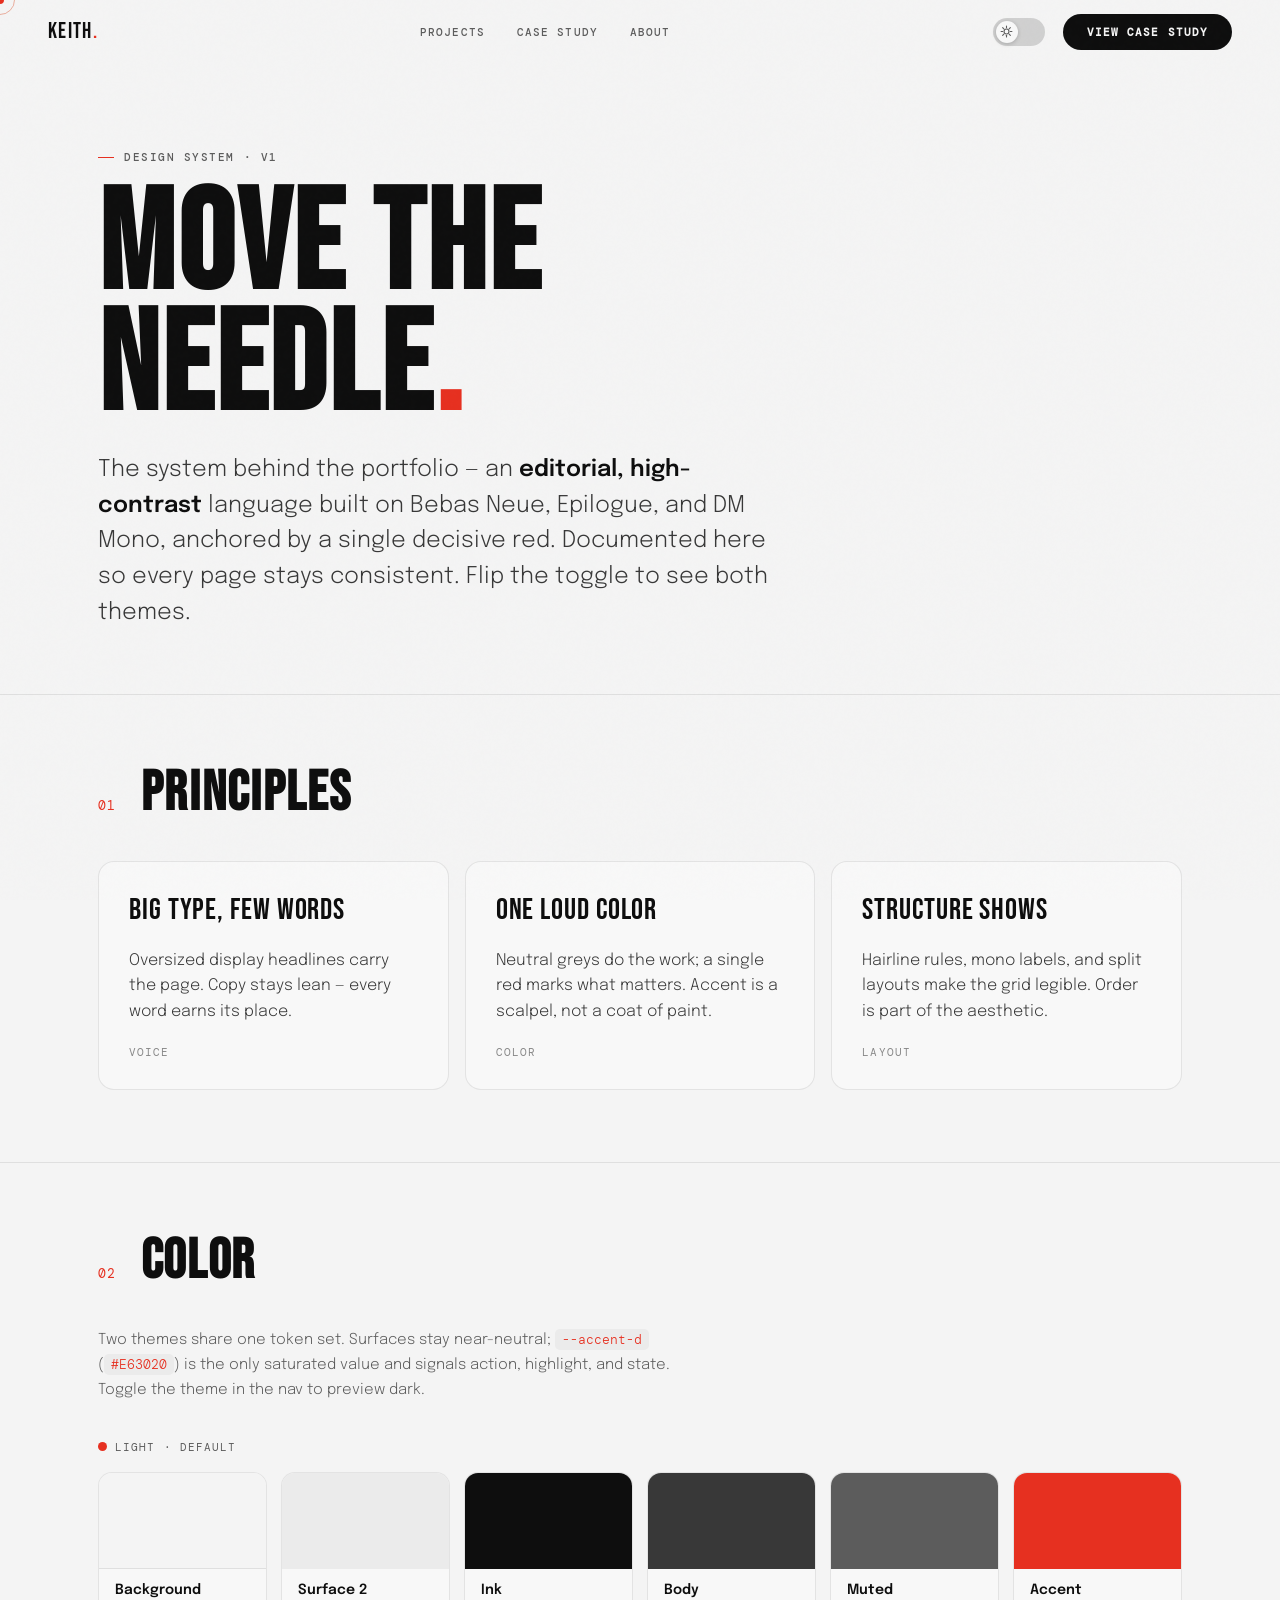
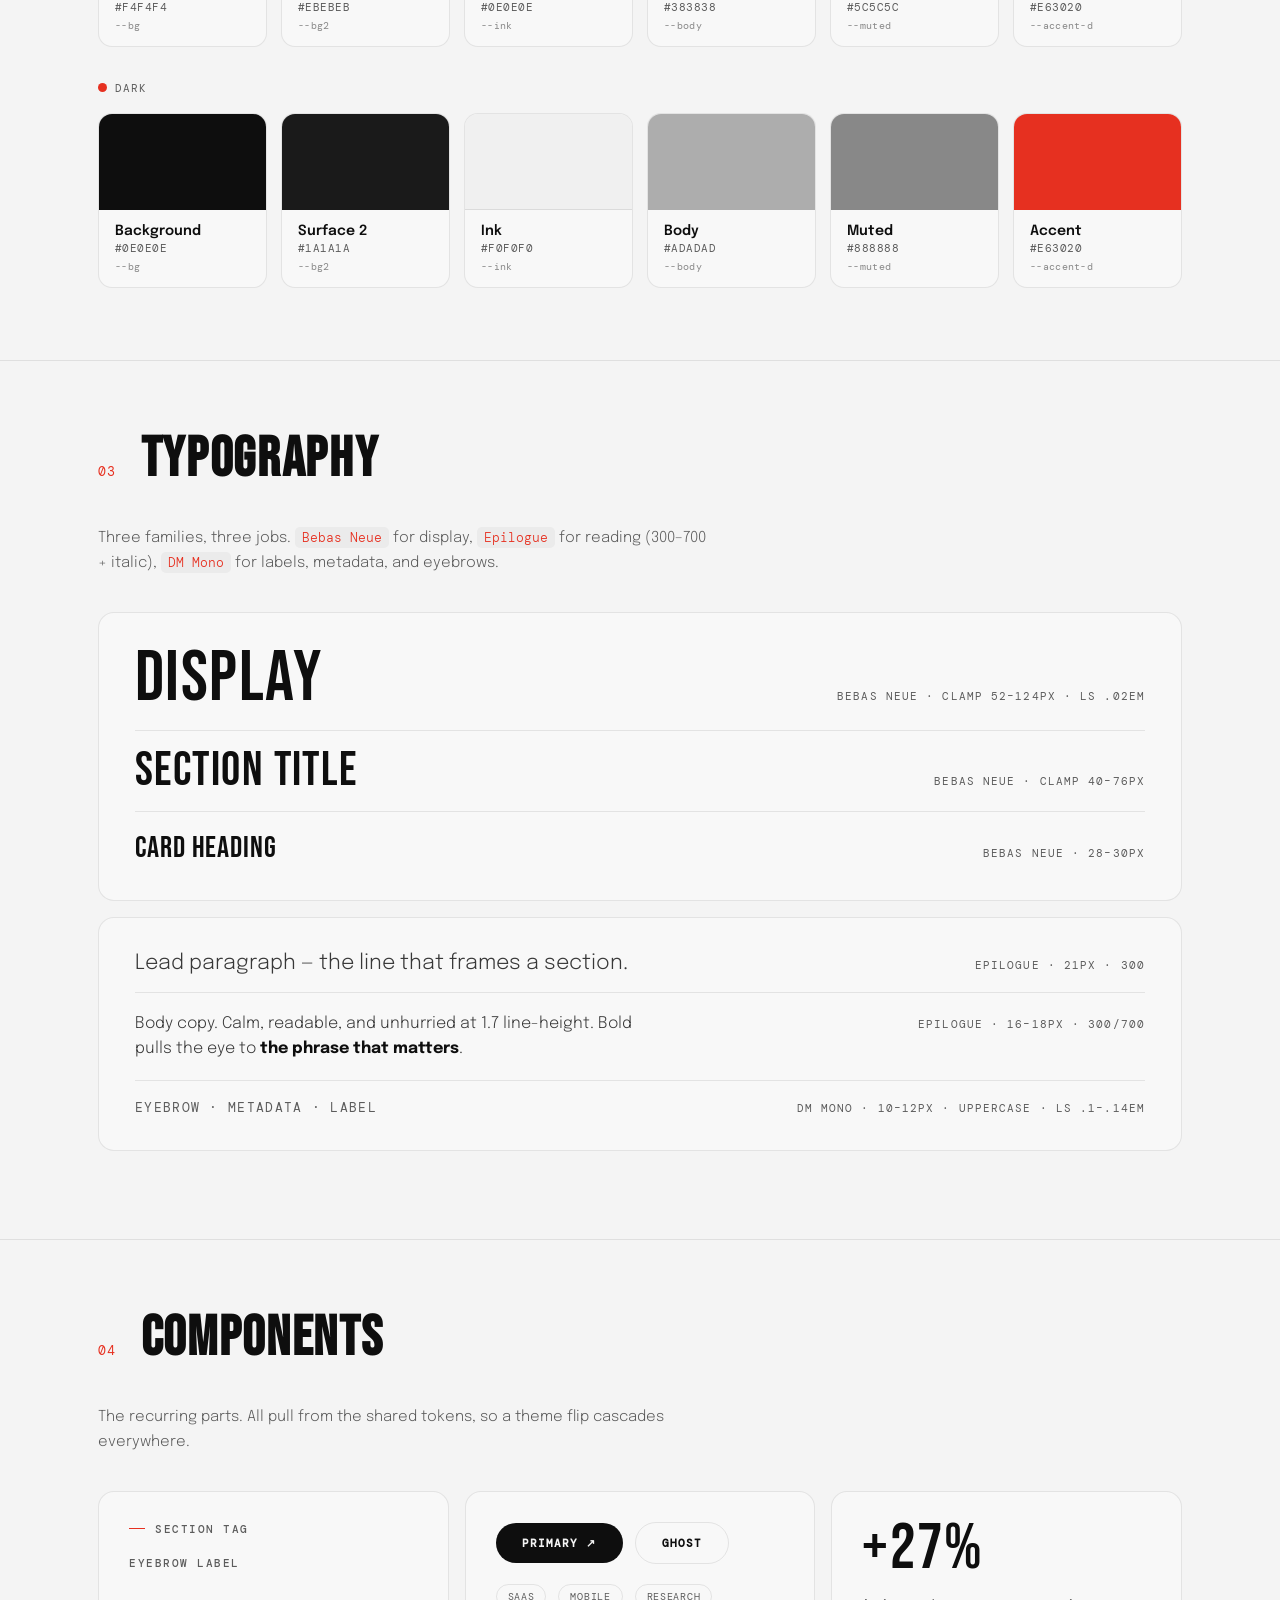
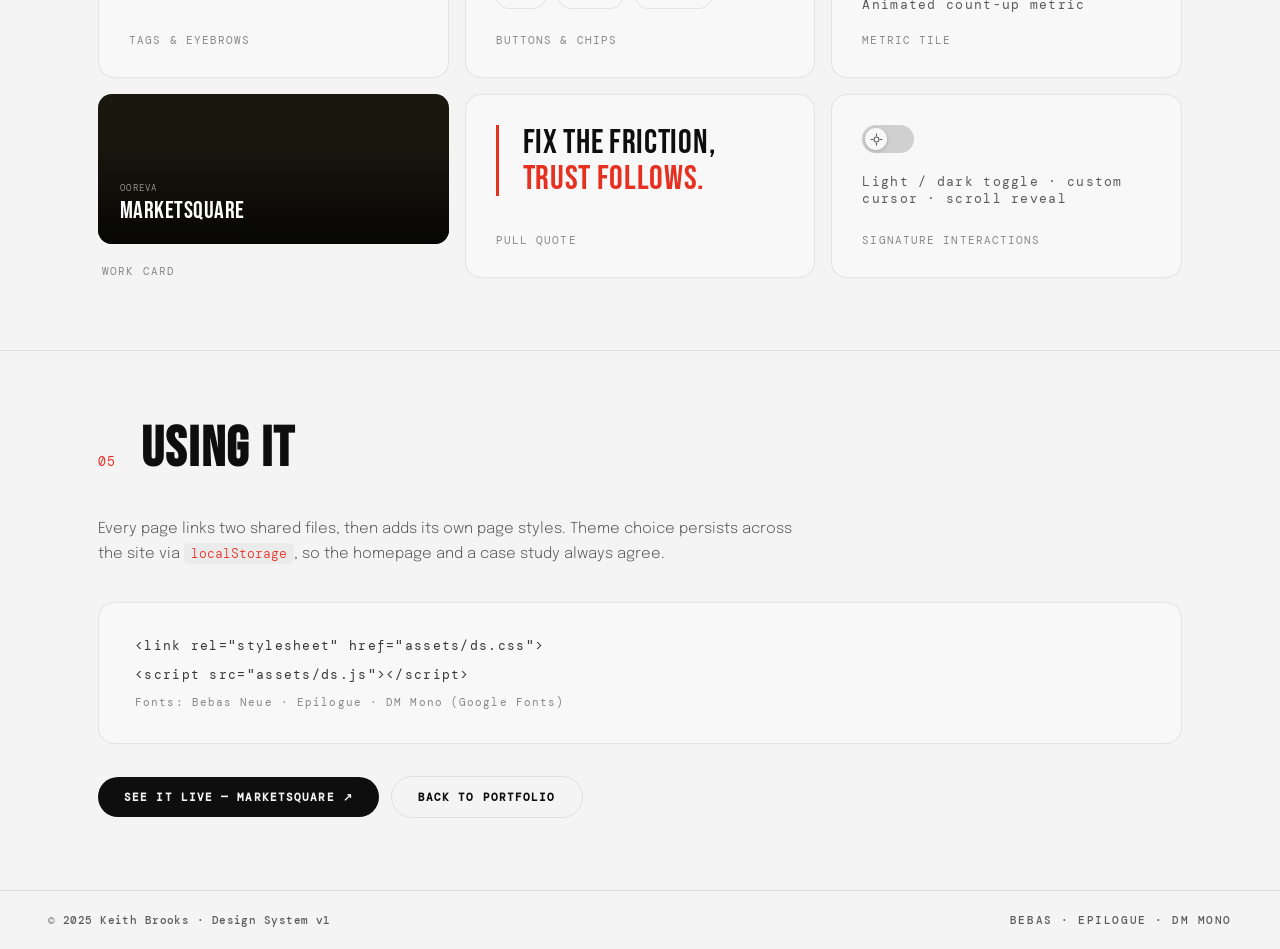
<file: design-system.html>
<!DOCTYPE html>
<html lang="en" data-theme="light">
<head>
<meta charset="UTF-8"/>
<meta name="viewport" content="width=device-width, initial-scale=1"/>
<title>Design System · Keith Brooks</title>
<meta name="description" content="The Keith Brooks portfolio design system — tokens, type, and components."/>
<link rel="preconnect" href="https://fonts.googleapis.com"/>
<link rel="preconnect" href="https://fonts.gstatic.com" crossorigin/>
<link href="https://fonts.googleapis.com/css2?family=Bebas+Neue&family=Epilogue:ital,wght@0,300;0,400;0,500;0,600;0,700;1,300;1,400&family=DM+Mono:wght@400;500&display=swap" rel="stylesheet"/>
<link rel="stylesheet" href="assets/ds.css"/>
<style>
.wrap{max-width:1180px;margin:0 auto;padding:0 var(--pad-x);}

/* HERO */
.ds-hero{padding:150px var(--pad-x) 64px;max-width:1180px;margin:0 auto;}
.ds-hero h1{font-family:var(--f-display);font-size:clamp(64px,11vw,150px);line-height:.86;letter-spacing:.02em;color:var(--ink);margin:22px 0 24px;}
.ds-hero h1 .hl{color:var(--accent-d);}
.ds-hero p{font-family:var(--f-body);font-size:clamp(18px,2vw,23px);line-height:1.55;font-weight:300;color:var(--body);max-width:680px;}
.ds-hero p strong{font-weight:600;color:var(--ink);}

/* SECTION */
.ds-sec{padding:72px 0;border-top:1px solid var(--border);}
.ds-sec-head{display:flex;gap:24px;align-items:baseline;margin-bottom:40px;flex-wrap:wrap;}
.ds-sec-no{font-family:var(--f-mono);font-size:13px;color:var(--accent-d);letter-spacing:.1em;}
.ds-sec-title{font-family:var(--f-display);font-size:clamp(34px,4.4vw,60px);letter-spacing:.03em;line-height:.95;color:var(--ink);}
.ds-note{font-family:var(--f-body);font-size:15px;line-height:1.65;color:var(--muted);font-weight:300;max-width:620px;margin-bottom:36px;}
.ds-note code{font-family:var(--f-mono);font-size:13px;background:var(--bg2);padding:2px 7px;border-radius:5px;color:var(--accent-d);}

/* COLOR SWATCHES */
.sw-grid{display:grid;grid-template-columns:repeat(auto-fill,minmax(165px,1fr));gap:14px;}
.sw{border:1px solid var(--border);border-radius:14px;overflow:hidden;background:var(--card);}
.sw-chip{height:96px;width:100%;}
.sw-meta{padding:14px 16px;}
.sw-name{font-family:var(--f-body);font-size:14px;font-weight:600;color:var(--ink);margin-bottom:3px;}
.sw-hex{font-family:var(--f-mono);font-size:11px;color:var(--muted);letter-spacing:.04em;text-transform:uppercase;}
.sw-var{font-family:var(--f-mono);font-size:10px;color:var(--dim);margin-top:5px;letter-spacing:.03em;}
.mode-pill{display:inline-flex;align-items:center;gap:8px;font-family:var(--f-mono);font-size:11px;letter-spacing:.1em;text-transform:uppercase;color:var(--muted);margin:0 0 18px;}
.mode-pill::before{content:'';width:9px;height:9px;border-radius:50%;background:var(--accent-d);}

/* TYPE SPECIMENS */
.spec{border:1px solid var(--border);border-radius:16px;padding:34px 36px;margin-bottom:16px;background:var(--card);display:flex;flex-direction:column;gap:18px;}
.spec-row{display:flex;justify-content:space-between;align-items:baseline;gap:24px;flex-wrap:wrap;border-top:1px solid var(--border);padding-top:18px;}
.spec-row:first-child{border-top:none;padding-top:0;}
.spec-lbl{font-family:var(--f-mono);font-size:11px;letter-spacing:.1em;text-transform:uppercase;color:var(--muted);flex-shrink:0;}
.t-display-xl{font-family:var(--f-display);font-size:72px;line-height:.9;letter-spacing:.02em;color:var(--ink);}
.t-display-l{font-family:var(--f-display);font-size:48px;line-height:.92;letter-spacing:.03em;color:var(--ink);}
.t-display-m{font-family:var(--f-display);font-size:30px;letter-spacing:.03em;color:var(--ink);}
.t-body-l{font-family:var(--f-body);font-size:21px;font-weight:300;color:var(--body);}
.t-body{font-family:var(--f-body);font-size:16px;font-weight:300;color:var(--body);line-height:1.6;}
.t-body-b{font-family:var(--f-body);font-size:16px;font-weight:700;color:var(--ink);}
.t-mono{font-family:var(--f-mono);font-size:13px;letter-spacing:.1em;text-transform:uppercase;color:var(--muted);}

/* COMPONENT DEMOS */
.demo-grid{display:grid;grid-template-columns:repeat(auto-fill,minmax(280px,1fr));gap:16px;}
.demo{border:1px solid var(--border);border-radius:16px;padding:30px;background:var(--card);display:flex;flex-direction:column;gap:20px;min-height:150px;}
.demo-cap{font-family:var(--f-mono);font-size:11px;letter-spacing:.1em;text-transform:uppercase;color:var(--dim);margin-top:auto;}
.demo-stack{display:flex;flex-wrap:wrap;gap:12px;align-items:center;}

/* mini metric */
.mini-metric{font-family:var(--f-display);font-size:64px;line-height:.85;letter-spacing:.02em;color:var(--ink);}
.mini-metric span{color:var(--accent-d);}
.mini-card{position:relative;border-radius:14px;overflow:hidden;background:#1C1A0F;min-height:150px;display:flex;align-items:flex-end;padding:22px;}
.mini-card::before{content:'';position:absolute;inset:0;background:linear-gradient(to top,rgba(4,4,4,.92),rgba(4,4,4,.1) 70%);}
.mini-card .mc-body{position:relative;z-index:2;}
.mini-card .mc-co{font-family:var(--f-mono);font-size:9px;letter-spacing:.14em;text-transform:uppercase;color:rgba(255,255,255,.55);margin-bottom:6px;}
.mini-card .mc-t{font-family:var(--f-display);font-size:24px;letter-spacing:.02em;color:#fff;line-height:.95;}
.chip-demo{font-family:var(--f-mono);font-size:10px;letter-spacing:.07em;text-transform:uppercase;padding:5px 11px;border-radius:100px;border:1px solid var(--border);color:var(--muted);}

.pull-demo{padding:0 0 0 24px;border-left:3px solid var(--accent-d);}
.pull-demo p{font-family:var(--f-display);font-size:34px;line-height:1.04;letter-spacing:.02em;color:var(--ink);}
.pull-demo .hl{color:var(--accent-d);}

@media(max-width:560px){
  .t-display-xl{font-size:52px;}
  .spec{padding:24px;}
}
</style>
</head>
<body>

<div id="scroll-prog" aria-hidden="true"></div>
<div id="_cur" aria-hidden="true"></div>
<div id="_ring" aria-hidden="true"></div>
<button id="back-top" aria-label="Back to top" title="Back to top">↑</button>

<!-- NAV -->
<nav id="nav" role="navigation" aria-label="Main navigation">
  <a href="index.html" class="nav-logo" aria-label="Keith Brooks — home">KEITH<span>.</span></a>
  <ul class="nav-links" role="list">
    <li><a href="index.html#work">Projects</a></li>
    <li><a href="marketsquare.html">Case Study</a></li>
    <li><a href="index.html#about">About</a></li>
  </ul>
  <div class="tt-wrap">
    <label class="tt-switch" aria-label="Toggle light / dark mode">
      <input type="checkbox" id="tt-cb" autocomplete="off"/>
      <div class="tt-track"></div>
      <div class="tt-knob">
        <svg class="tt-icon tt-sun" viewBox="0 0 24 24" fill="none" stroke="var(--tt-icon)" stroke-width="2" stroke-linecap="round" aria-hidden="true"><circle cx="12" cy="12" r="4.5"/><line x1="12" y1="2" x2="12" y2="5"/><line x1="12" y1="19" x2="12" y2="22"/><line x1="2" y1="12" x2="5" y2="12"/><line x1="19" y1="12" x2="22" y2="12"/><line x1="4.9" y1="4.9" x2="7.1" y2="7.1"/><line x1="16.9" y1="16.9" x2="19.1" y2="19.1"/><line x1="4.9" y1="19.1" x2="7.1" y2="16.9"/><line x1="16.9" y1="7.1" x2="19.1" y2="4.9"/></svg>
        <svg class="tt-icon tt-moon" viewBox="0 0 24 24" fill="none" stroke="var(--tt-icon)" stroke-width="2" stroke-linecap="round" aria-hidden="true"><path d="M21 12.79A9 9 0 1 1 11.21 3 7 7 0 0 0 21 12.79z"/></svg>
      </div>
    </label>
    <a id="nav-cta" href="marketsquare.html">View Case Study</a>
  </div>
</nav>

<!-- HERO -->
<header class="ds-hero">
  <div class="s-tag rv">Design System · v1</div>
  <h1 class="rv d1">MOVE THE<br>NEEDLE<span class="hl">.</span></h1>
  <p class="rv d2">The system behind the portfolio — an <strong>editorial, high-contrast</strong> language built on Bebas Neue, Epilogue, and DM Mono, anchored by a single decisive red. Documented here so every page stays consistent. Flip the toggle to see both themes.</p>
</header>

<!-- 01 PRINCIPLES -->
<section class="ds-sec">
  <div class="wrap">
    <div class="ds-sec-head"><span class="ds-sec-no">01</span><h2 class="ds-sec-title">PRINCIPLES</h2></div>
    <div class="demo-grid rv">
      <div class="demo"><div class="t-display-m">BIG TYPE, FEW WORDS</div><p class="t-body">Oversized display headlines carry the page. Copy stays lean — every word earns its place.</p><div class="demo-cap">Voice</div></div>
      <div class="demo"><div class="t-display-m">ONE LOUD COLOR</div><p class="t-body">Neutral greys do the work; a single red marks what matters. Accent is a scalpel, not a coat of paint.</p><div class="demo-cap">Color</div></div>
      <div class="demo"><div class="t-display-m">STRUCTURE SHOWS</div><p class="t-body">Hairline rules, mono labels, and split layouts make the grid legible. Order is part of the aesthetic.</p><div class="demo-cap">Layout</div></div>
    </div>
  </div>
</section>

<!-- 02 COLOR -->
<section class="ds-sec">
  <div class="wrap">
    <div class="ds-sec-head"><span class="ds-sec-no">02</span><h2 class="ds-sec-title">COLOR</h2></div>
    <p class="ds-note">Two themes share one token set. Surfaces stay near-neutral; <code>--accent-d</code> (<code>#E63020</code>) is the only saturated value and signals action, highlight, and state. Toggle the theme in the nav to preview dark.</p>

    <div class="mode-pill">Light · default</div>
    <div class="sw-grid rv">
      <div class="sw"><div class="sw-chip" style="background:#F4F4F4;border-bottom:1px solid var(--border)"></div><div class="sw-meta"><div class="sw-name">Background</div><div class="sw-hex">#F4F4F4</div><div class="sw-var">--bg</div></div></div>
      <div class="sw"><div class="sw-chip" style="background:#EBEBEB"></div><div class="sw-meta"><div class="sw-name">Surface 2</div><div class="sw-hex">#EBEBEB</div><div class="sw-var">--bg2</div></div></div>
      <div class="sw"><div class="sw-chip" style="background:#0E0E0E"></div><div class="sw-meta"><div class="sw-name">Ink</div><div class="sw-hex">#0E0E0E</div><div class="sw-var">--ink</div></div></div>
      <div class="sw"><div class="sw-chip" style="background:#383838"></div><div class="sw-meta"><div class="sw-name">Body</div><div class="sw-hex">#383838</div><div class="sw-var">--body</div></div></div>
      <div class="sw"><div class="sw-chip" style="background:#5C5C5C"></div><div class="sw-meta"><div class="sw-name">Muted</div><div class="sw-hex">#5C5C5C</div><div class="sw-var">--muted</div></div></div>
      <div class="sw"><div class="sw-chip" style="background:#E63020"></div><div class="sw-meta"><div class="sw-name">Accent</div><div class="sw-hex">#E63020</div><div class="sw-var">--accent-d</div></div></div>
    </div>

    <div class="mode-pill" style="margin-top:34px">Dark</div>
    <div class="sw-grid rv">
      <div class="sw"><div class="sw-chip" style="background:#0E0E0E"></div><div class="sw-meta"><div class="sw-name">Background</div><div class="sw-hex">#0E0E0E</div><div class="sw-var">--bg</div></div></div>
      <div class="sw"><div class="sw-chip" style="background:#1A1A1A"></div><div class="sw-meta"><div class="sw-name">Surface 2</div><div class="sw-hex">#1A1A1A</div><div class="sw-var">--bg2</div></div></div>
      <div class="sw"><div class="sw-chip" style="background:#F0F0F0;border-bottom:1px solid var(--border)"></div><div class="sw-meta"><div class="sw-name">Ink</div><div class="sw-hex">#F0F0F0</div><div class="sw-var">--ink</div></div></div>
      <div class="sw"><div class="sw-chip" style="background:#ADADAD"></div><div class="sw-meta"><div class="sw-name">Body</div><div class="sw-hex">#ADADAD</div><div class="sw-var">--body</div></div></div>
      <div class="sw"><div class="sw-chip" style="background:#888888"></div><div class="sw-meta"><div class="sw-name">Muted</div><div class="sw-hex">#888888</div><div class="sw-var">--muted</div></div></div>
      <div class="sw"><div class="sw-chip" style="background:#E63020"></div><div class="sw-meta"><div class="sw-name">Accent</div><div class="sw-hex">#E63020</div><div class="sw-var">--accent-d</div></div></div>
    </div>
  </div>
</section>

<!-- 03 TYPE -->
<section class="ds-sec">
  <div class="wrap">
    <div class="ds-sec-head"><span class="ds-sec-no">03</span><h2 class="ds-sec-title">TYPOGRAPHY</h2></div>
    <p class="ds-note">Three families, three jobs. <code>Bebas Neue</code> for display, <code>Epilogue</code> for reading (300–700 + italic), <code>DM Mono</code> for labels, metadata, and eyebrows.</p>

    <div class="spec rv">
      <div class="spec-row"><div class="t-display-xl">DISPLAY</div><div class="spec-lbl">Bebas Neue · clamp 52–124px · ls .02em</div></div>
      <div class="spec-row"><div class="t-display-l">SECTION TITLE</div><div class="spec-lbl">Bebas Neue · clamp 40–76px</div></div>
      <div class="spec-row"><div class="t-display-m">CARD HEADING</div><div class="spec-lbl">Bebas Neue · 28–30px</div></div>
    </div>

    <div class="spec rv d1">
      <div class="spec-row"><div class="t-body-l">Lead paragraph — the line that frames a section.</div><div class="spec-lbl">Epilogue · 21px · 300</div></div>
      <div class="spec-row"><div class="t-body" style="max-width:520px">Body copy. Calm, readable, and unhurried at 1.7 line-height. Bold pulls the eye to <span class="t-body-b" style="font-size:16px;display:inline">the phrase that matters</span>.</div><div class="spec-lbl">Epilogue · 16–18px · 300/700</div></div>
      <div class="spec-row"><div class="t-mono">Eyebrow · Metadata · Label</div><div class="spec-lbl">DM Mono · 10–12px · uppercase · ls .1–.14em</div></div>
    </div>
  </div>
</section>

<!-- 04 COMPONENTS -->
<section class="ds-sec">
  <div class="wrap">
    <div class="ds-sec-head"><span class="ds-sec-no">04</span><h2 class="ds-sec-title">COMPONENTS</h2></div>
    <p class="ds-note">The recurring parts. All pull from the shared tokens, so a theme flip cascades everywhere.</p>
    <div class="demo-grid rv">

      <div class="demo"><div class="s-tag" style="margin:0">Section Tag</div><div class="eyebrow">Eyebrow label</div><div class="demo-cap">Tags &amp; eyebrows</div></div>

      <div class="demo"><div class="demo-stack"><a class="btn btn-dark">Primary ↗</a><a class="btn btn-ghost">Ghost</a></div><div class="demo-stack"><span class="chip-demo">SaaS</span><span class="chip-demo">Mobile</span><span class="chip-demo">Research</span></div><div class="demo-cap">Buttons &amp; chips</div></div>

      <div class="demo"><div class="mini-metric" data-pre="+" data-val="32" data-suf="%">+<span>32%</span></div><div class="t-mono" style="text-transform:none">Animated count-up metric</div><div class="demo-cap">Metric tile</div></div>

      <div class="demo" style="padding:0;border:none;background:transparent"><div class="mini-card"><div class="mc-body"><div class="mc-co">Ooreva</div><div class="mc-t">MARKETSQUARE</div></div></div><div class="demo-cap" style="padding:0 4px">Work card</div></div>

      <div class="demo"><div class="pull-demo"><p>Fix the friction, <span class="hl">trust follows.</span></p></div><div class="demo-cap">Pull quote</div></div>

      <div class="demo"><label class="tt-switch" style="pointer-events:none"><input type="checkbox"/><div class="tt-track"></div><div class="tt-knob"><svg class="tt-icon tt-sun" viewBox="0 0 24 24" fill="none" stroke="var(--tt-icon)" stroke-width="2" stroke-linecap="round"><circle cx="12" cy="12" r="4.5"/><line x1="12" y1="2" x2="12" y2="5"/><line x1="12" y1="19" x2="12" y2="22"/><line x1="2" y1="12" x2="5" y2="12"/><line x1="19" y1="12" x2="22" y2="12"/></svg></div></label><div class="t-mono" style="text-transform:none">Light / dark toggle · custom cursor · scroll reveal</div><div class="demo-cap">Signature interactions</div></div>

    </div>
  </div>
</section>

<!-- USAGE -->
<section class="ds-sec">
  <div class="wrap">
    <div class="ds-sec-head"><span class="ds-sec-no">05</span><h2 class="ds-sec-title">USING IT</h2></div>
    <p class="ds-note" style="max-width:720px">Every page links two shared files, then adds its own page styles. Theme choice persists across the site via <code>localStorage</code>, so the homepage and a case study always agree.</p>
    <div class="spec rv" style="gap:12px">
      <div class="t-mono" style="text-transform:none;color:var(--body)">&lt;link rel="stylesheet" href="assets/ds.css"&gt;</div>
      <div class="t-mono" style="text-transform:none;color:var(--body)">&lt;script src="assets/ds.js"&gt;&lt;/script&gt;</div>
      <div class="t-mono" style="text-transform:none;color:var(--dim);font-size:11px">Fonts: Bebas Neue · Epilogue · DM Mono (Google Fonts)</div>
    </div>
    <div style="margin-top:32px" class="demo-stack rv">
      <a href="marketsquare.html" class="btn btn-dark">See it live — MarketSquare ↗</a>
      <a href="index.html" class="btn btn-ghost">Back to portfolio</a>
    </div>
  </div>
</section>

<footer>
  <span class="f-copy">© 2025 Keith Brooks · Design System v1</span>
  <span class="f-tag" aria-hidden="true">Bebas · Epilogue · DM Mono</span>
</footer>

<script src="assets/ds.js"></script>
</body>
</html>
</file>
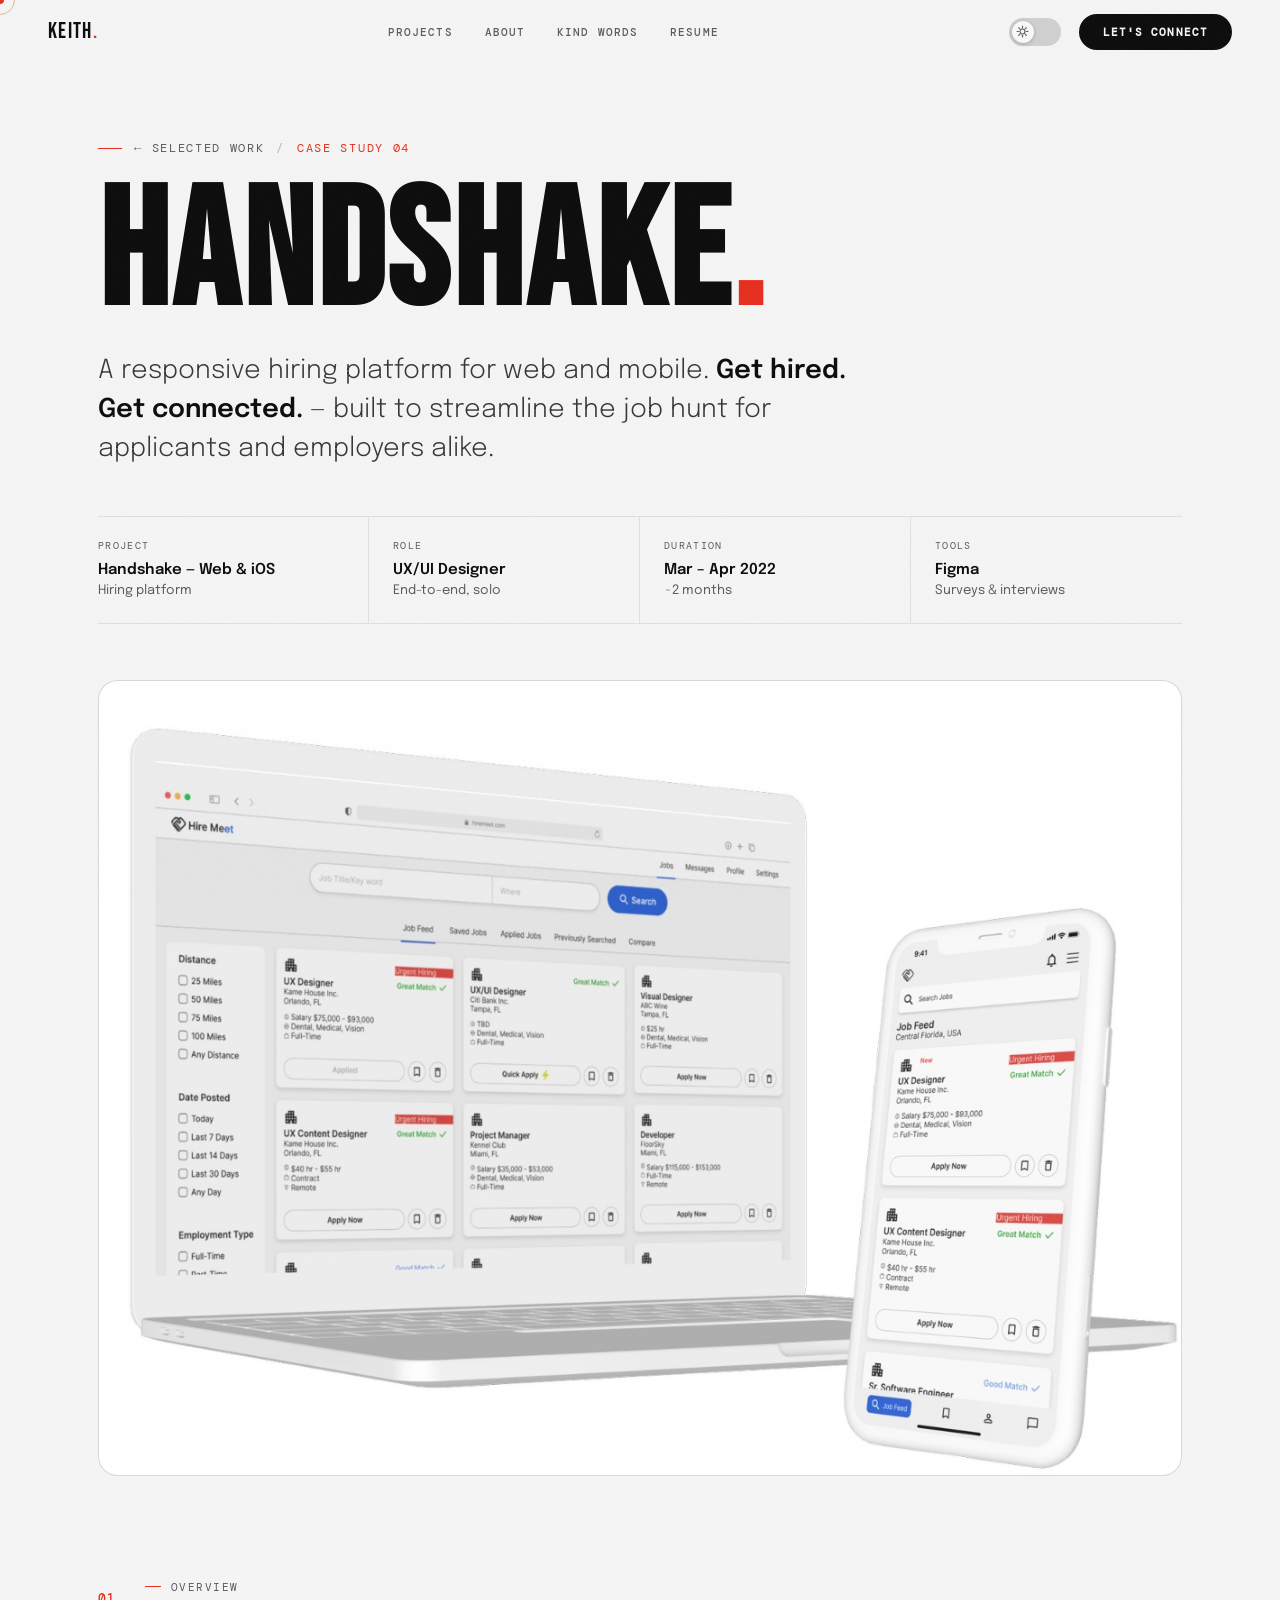
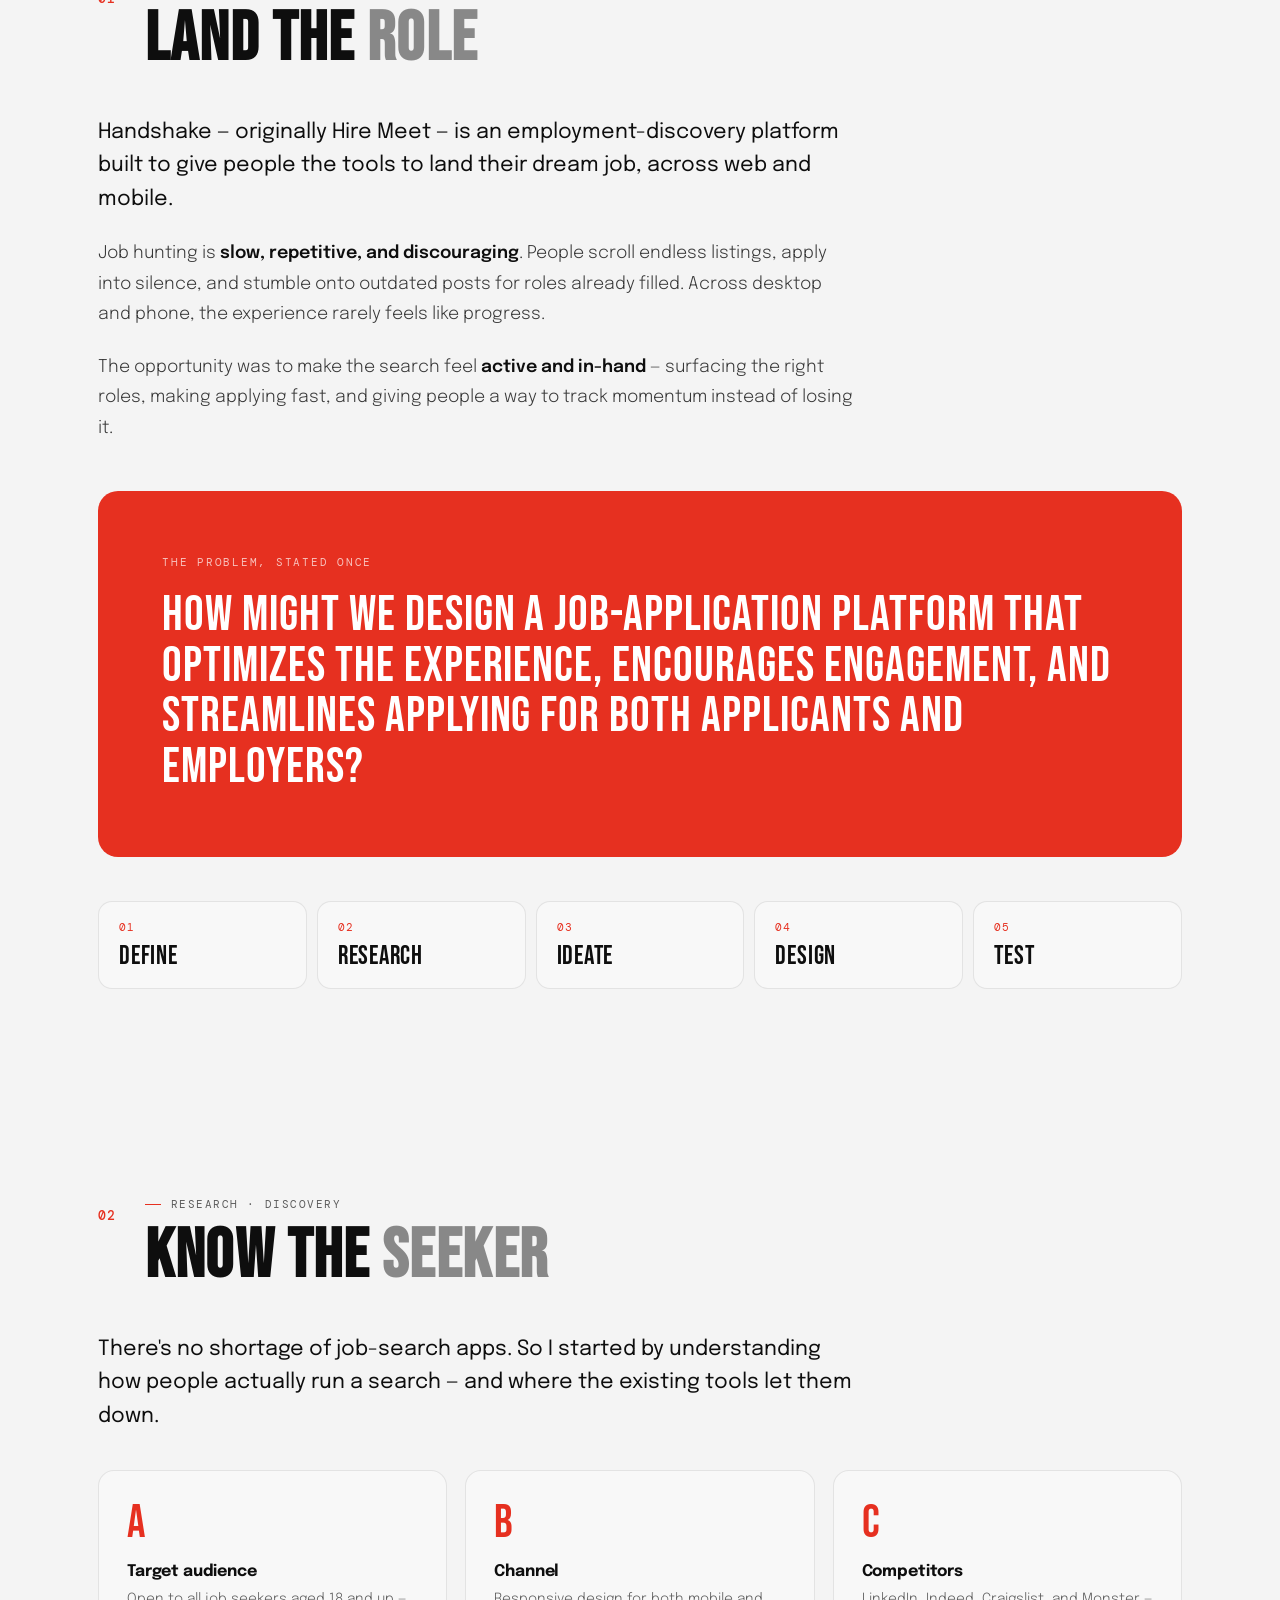
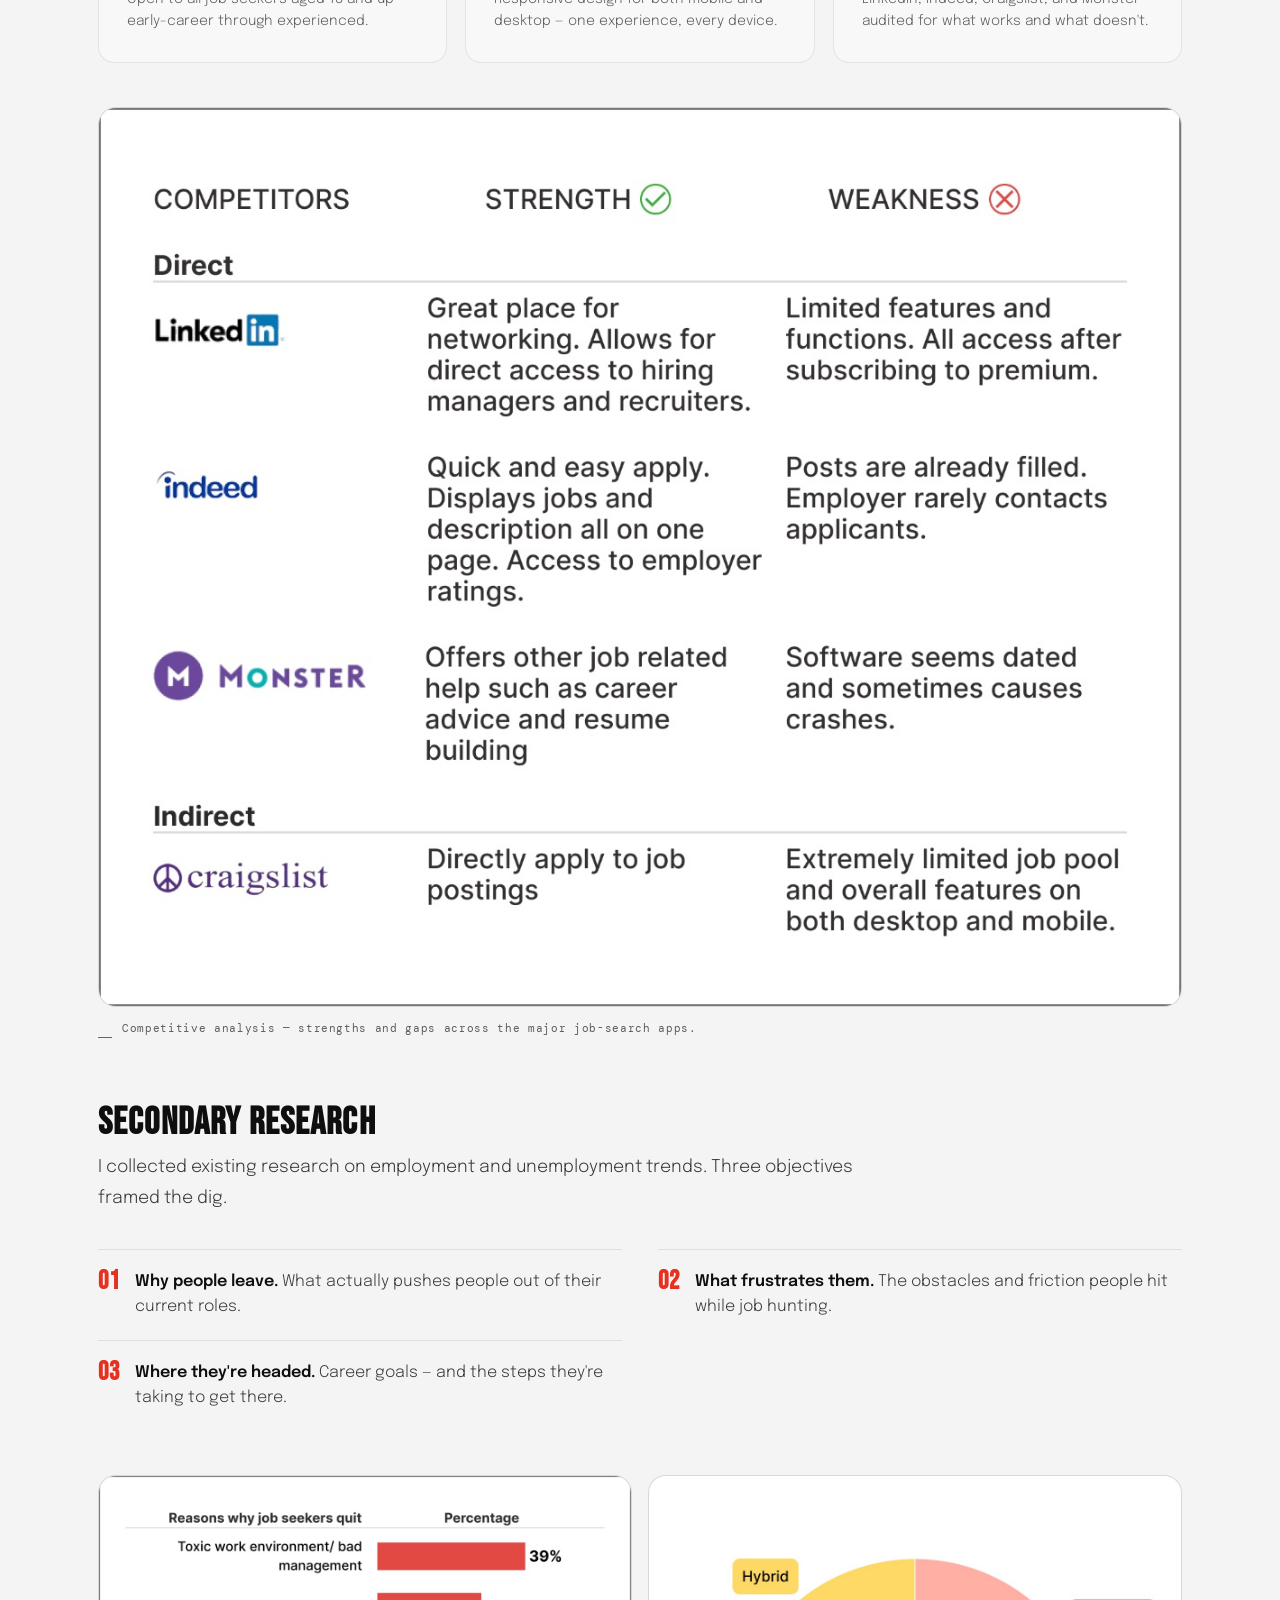
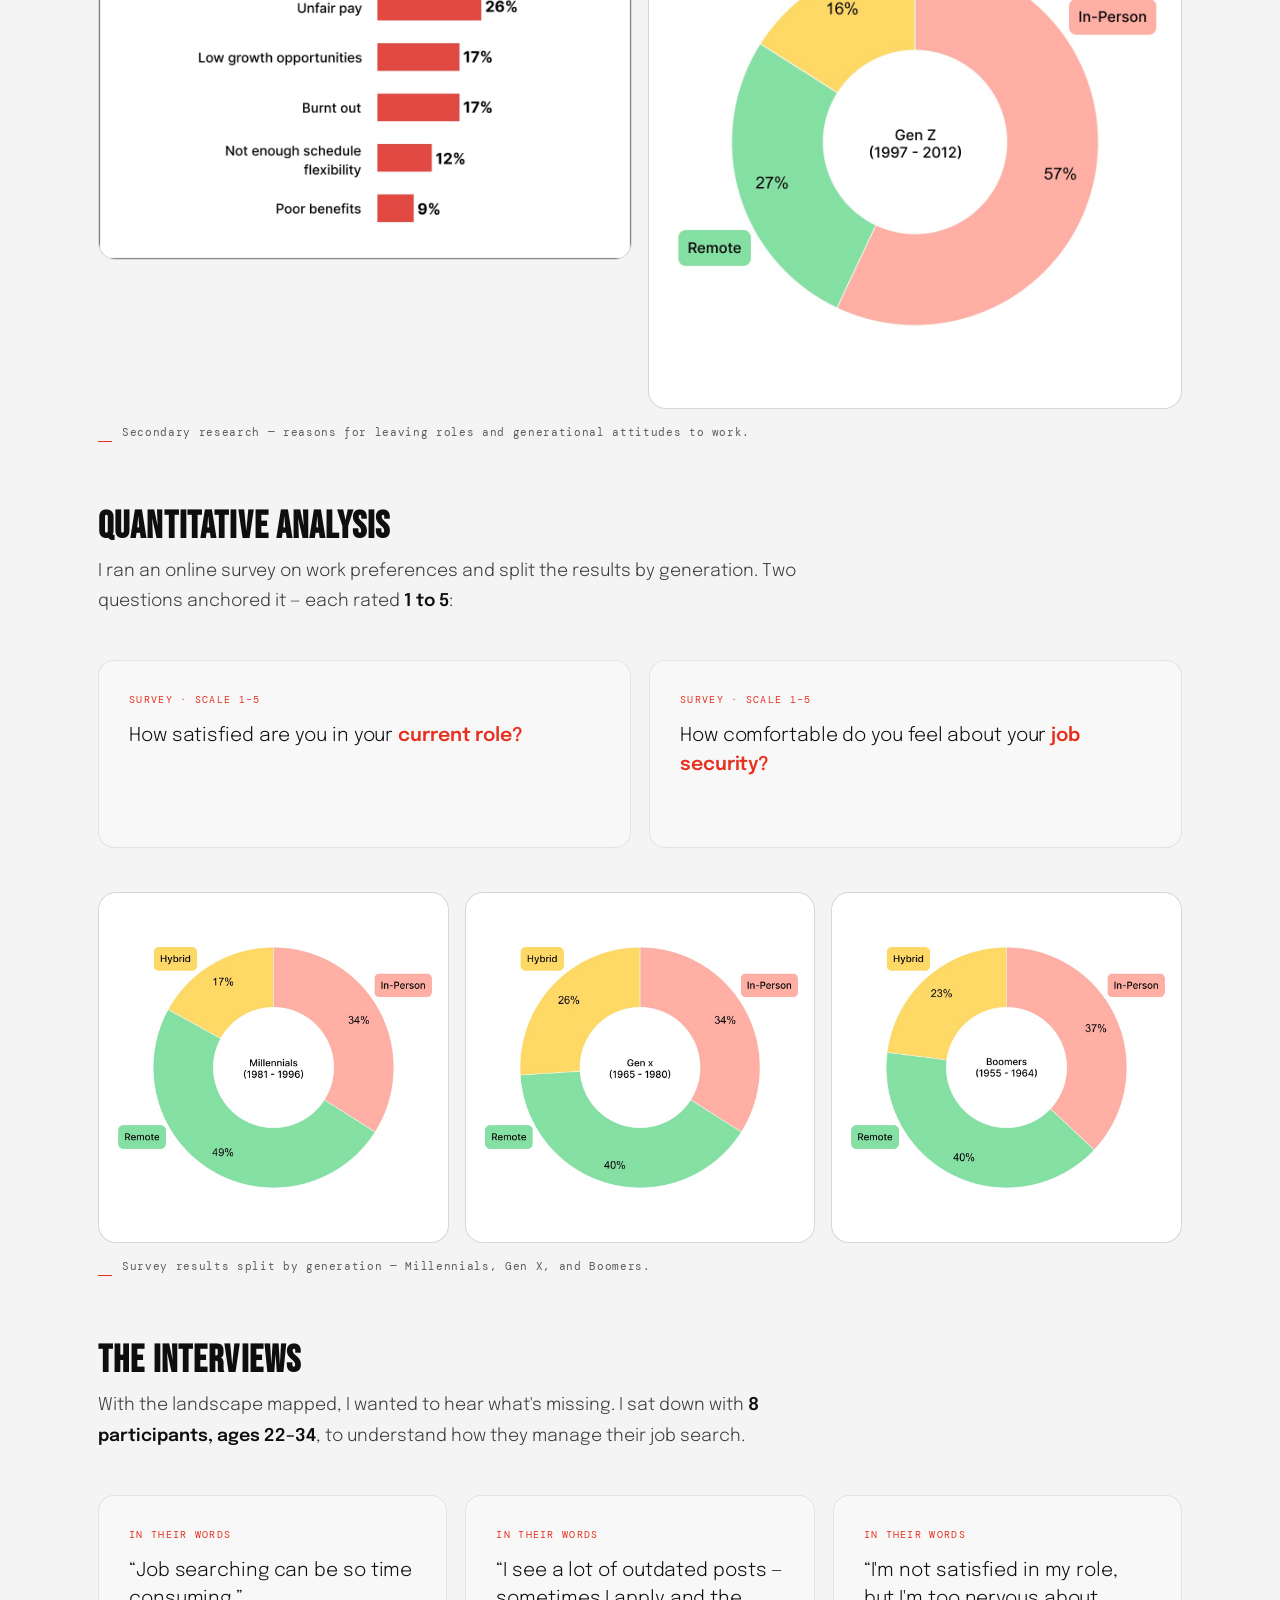
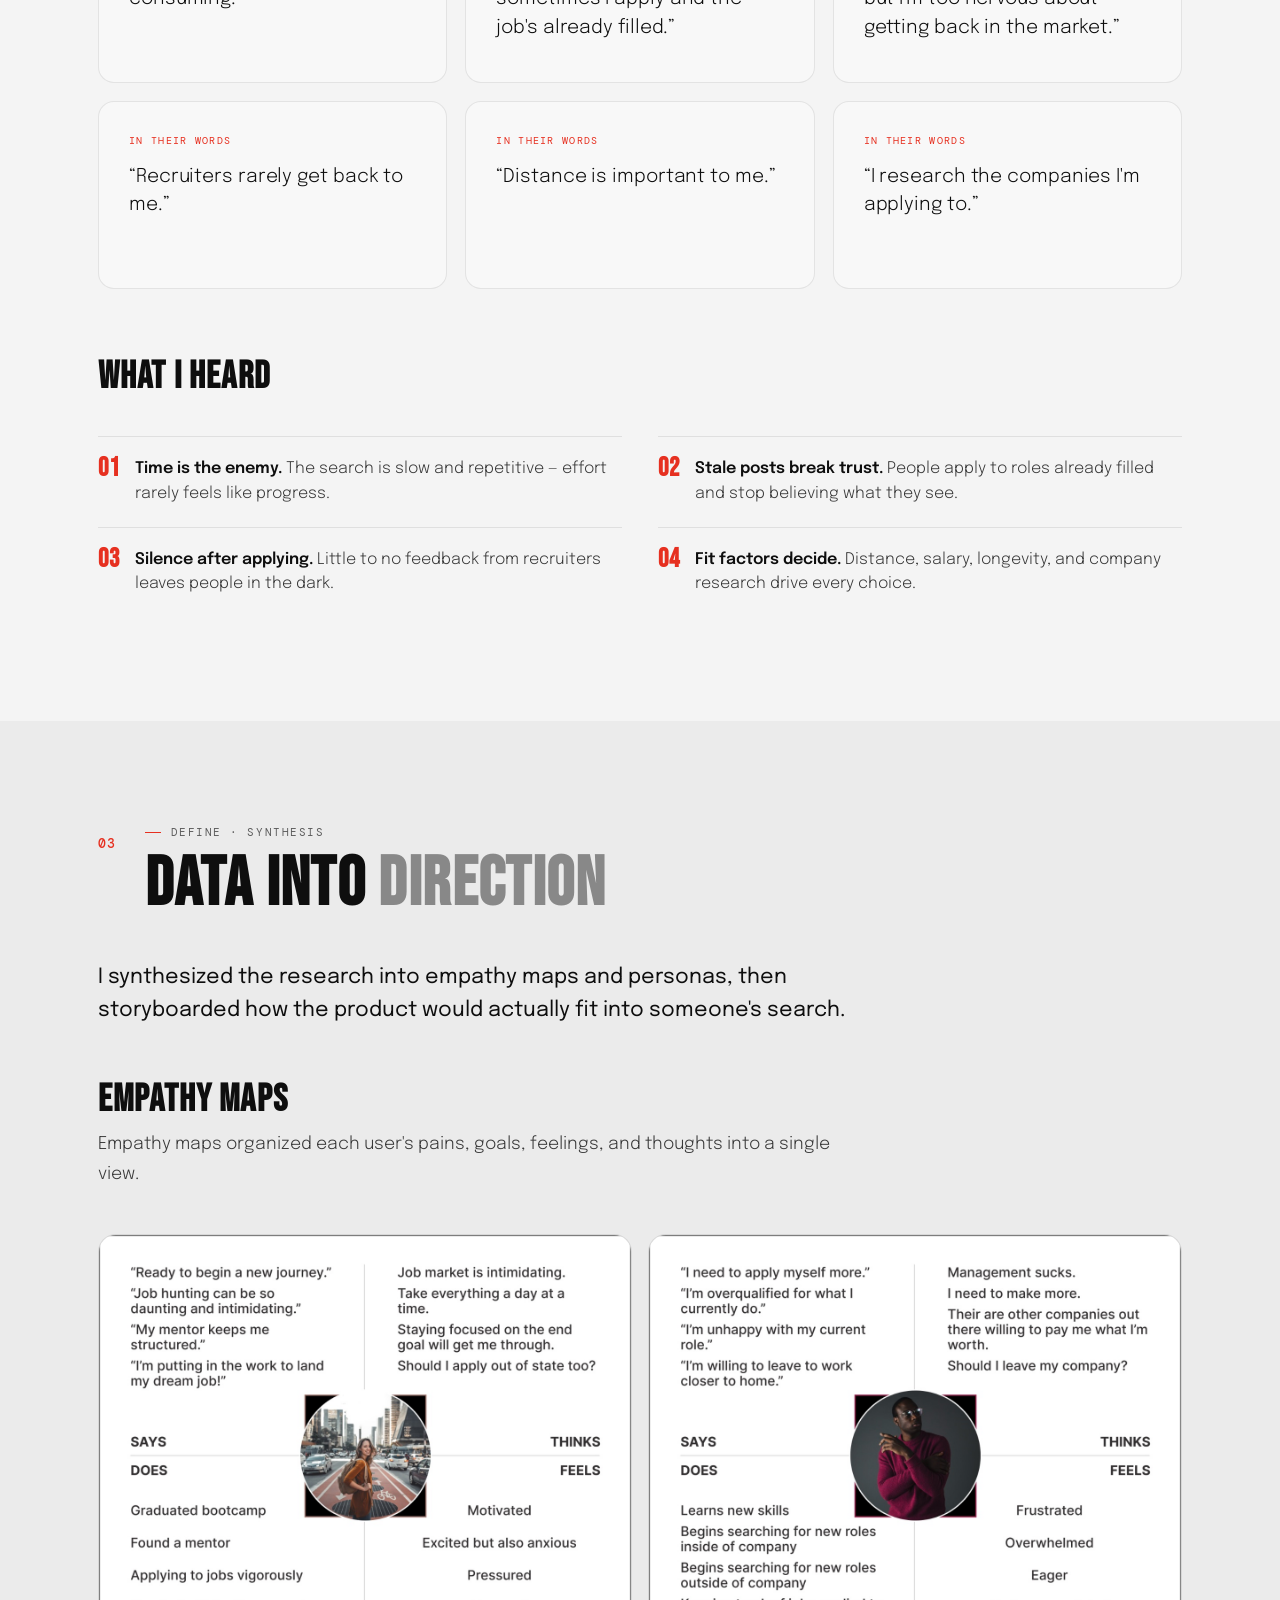
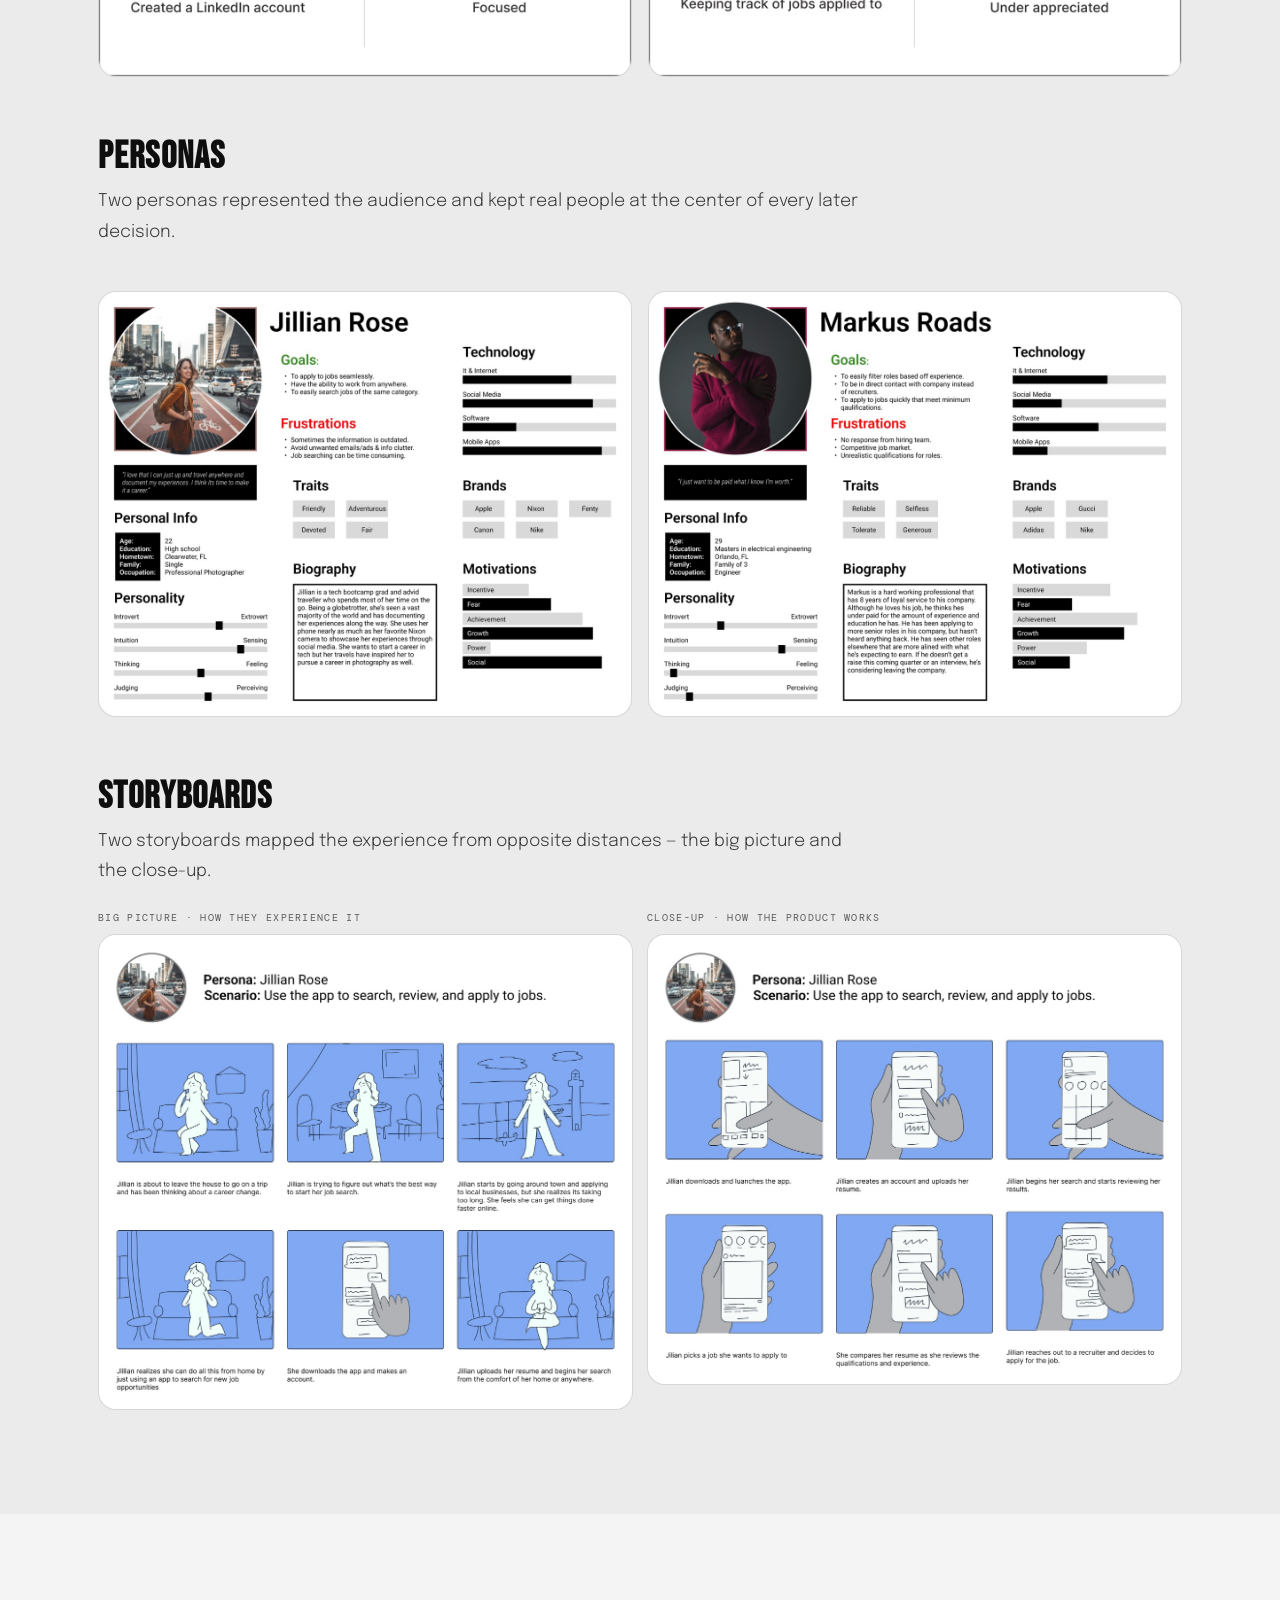
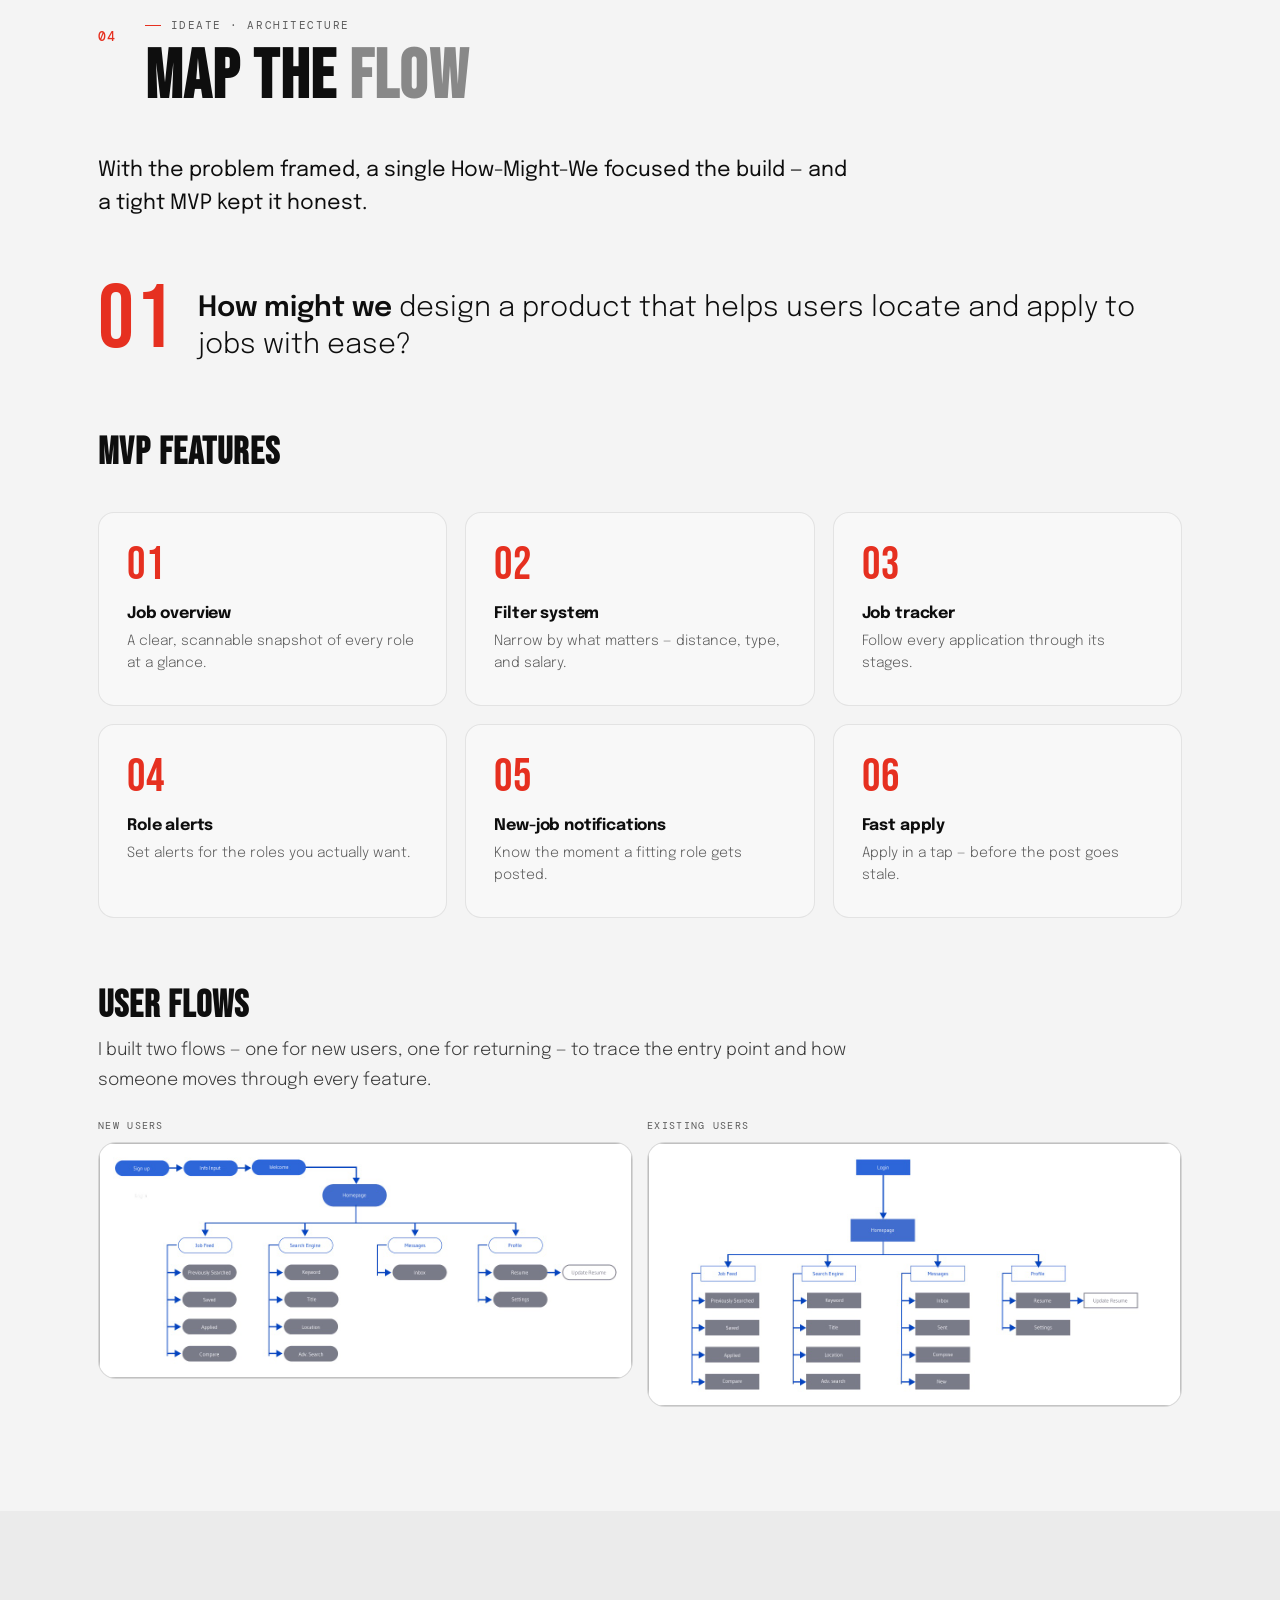
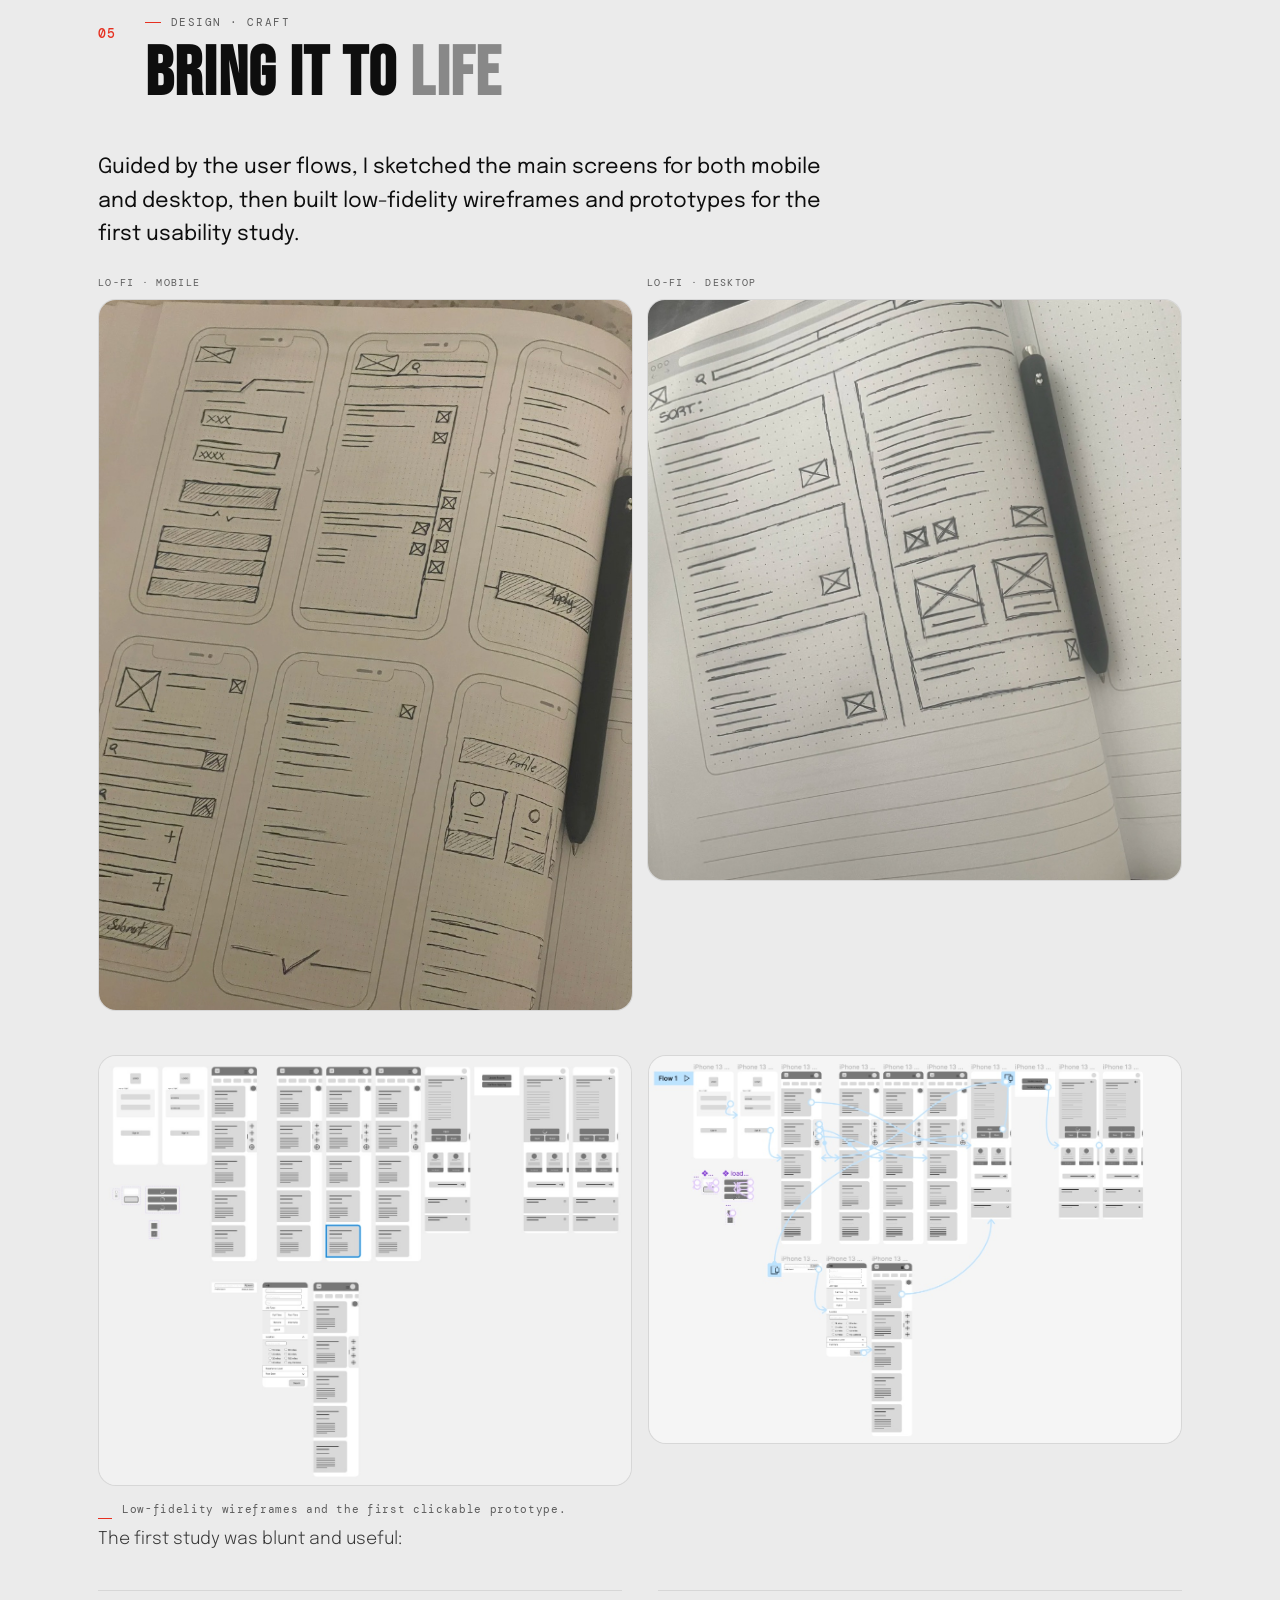
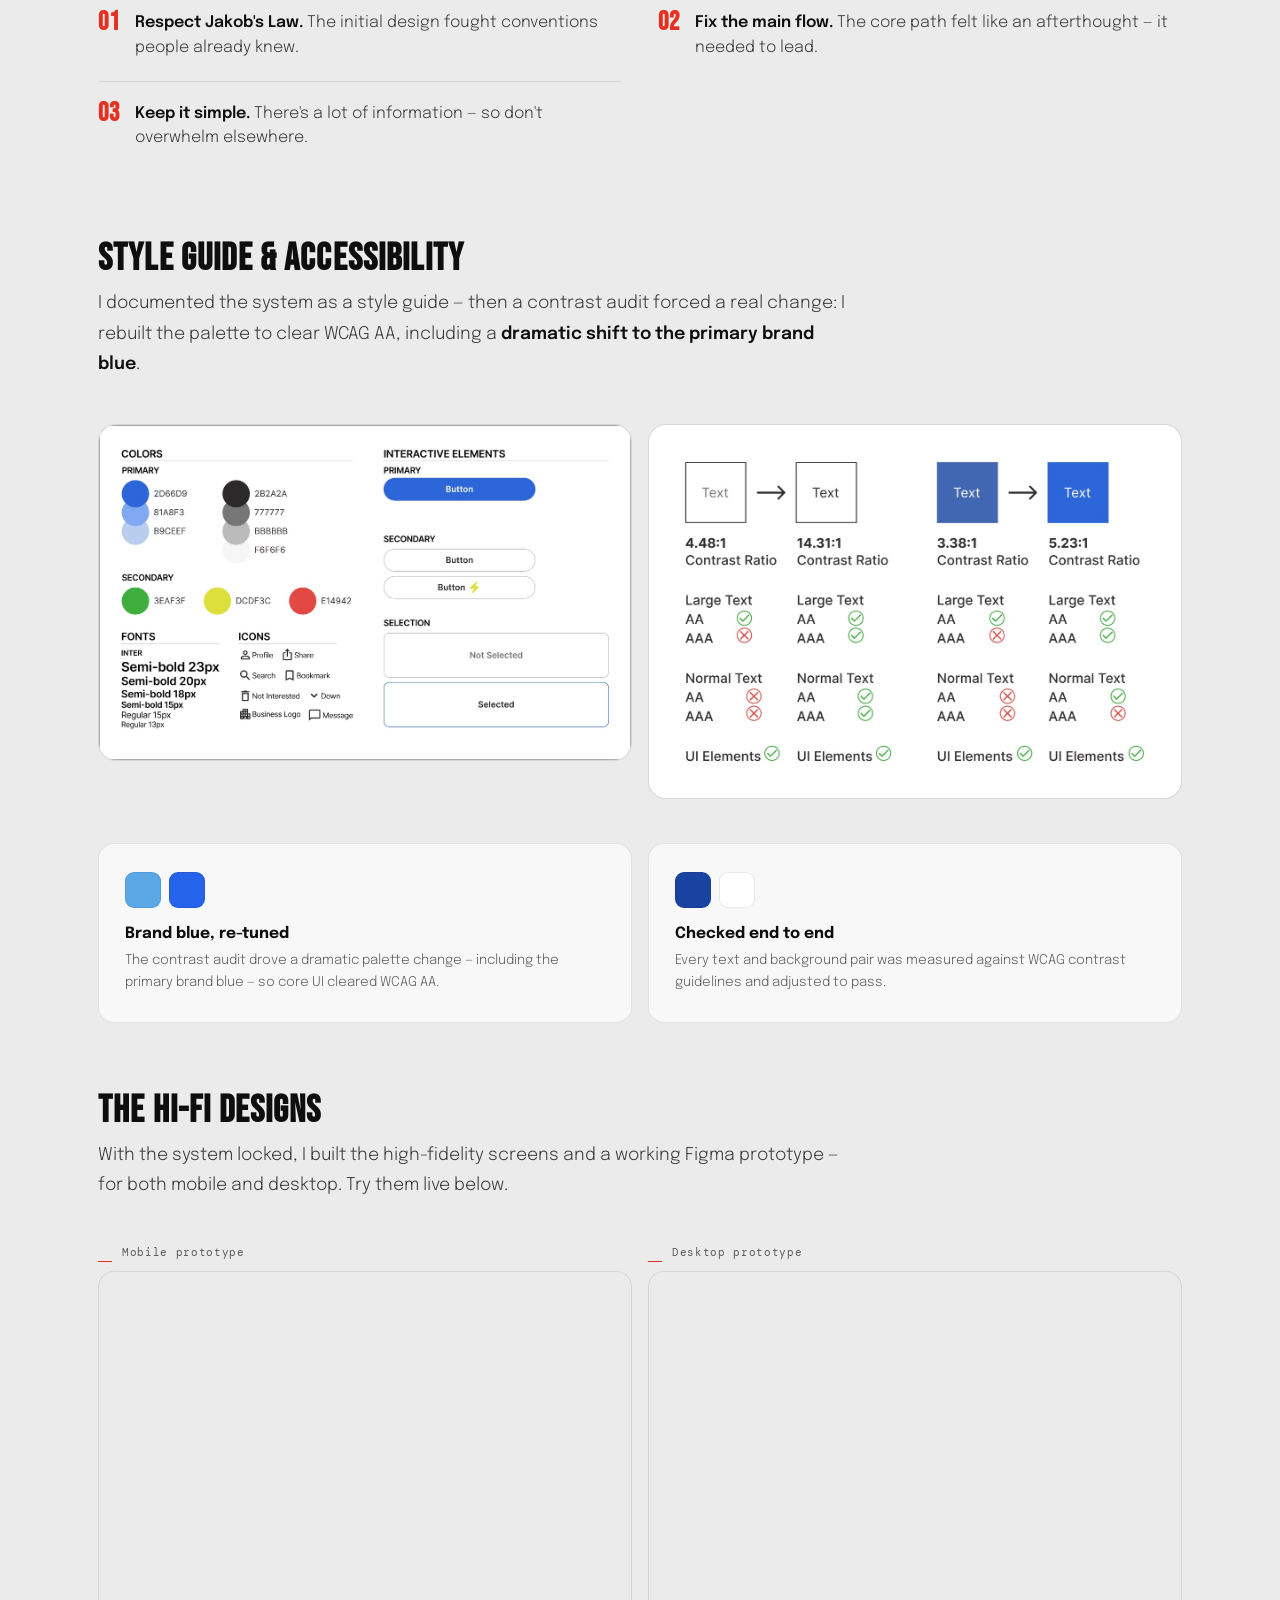
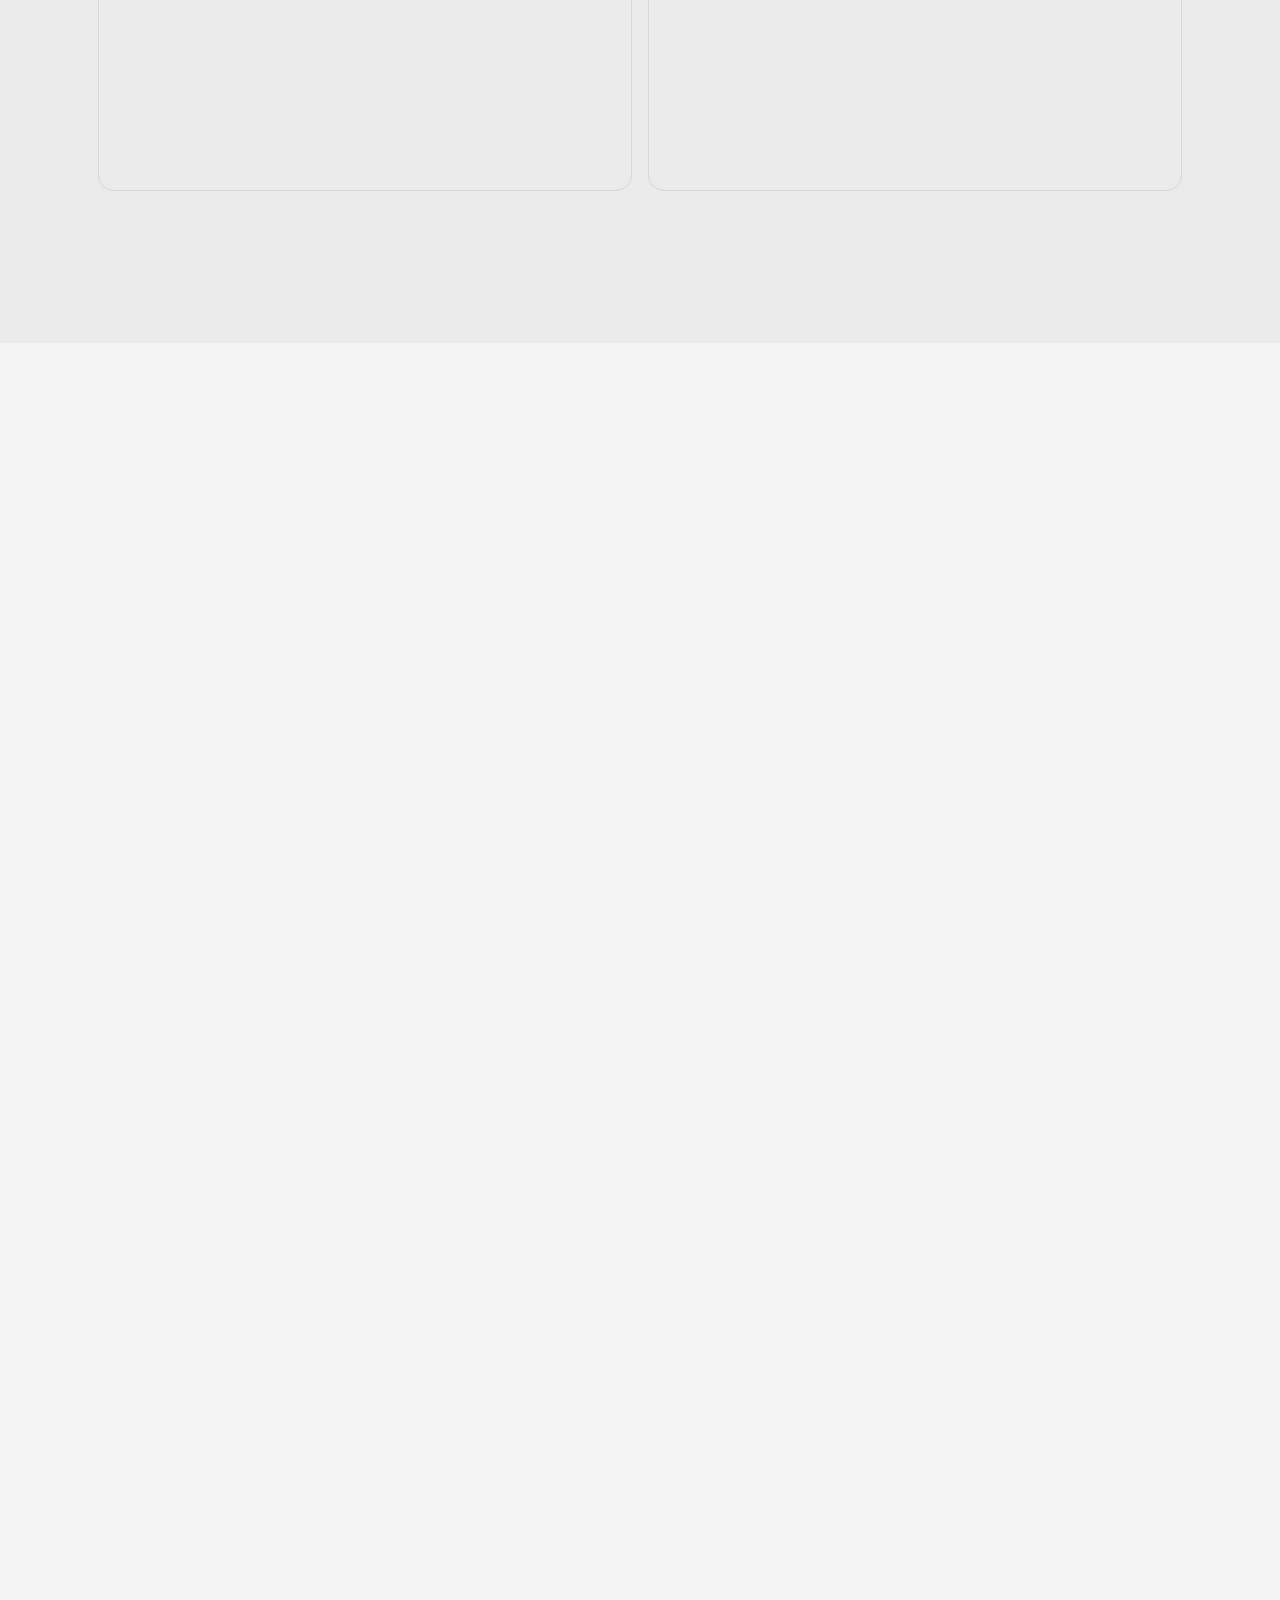
<file: handshake.html>
<!DOCTYPE html>
<html lang="en" data-theme="light">
<head>
<meta charset="UTF-8"/>
<meta name="viewport" content="width=device-width, initial-scale=1"/>
<title>Handshake — Case Study · Keith Brooks</title>
<meta name="description" content="Handshake (Hire Meet) — a responsive web &amp; mobile hiring platform that streamlines the job hunt for applicants and employers. A case study by Keith Brooks, UX/UI Designer."/>
<link rel="preconnect" href="https://fonts.googleapis.com"/>
<link rel="preconnect" href="https://fonts.gstatic.com" crossorigin/>
<link href="https://fonts.googleapis.com/css2?family=Bebas+Neue&family=Epilogue:ital,wght@0,300;0,400;0,500;0,600;0,700;1,300;1,400&family=DM+Mono:wght@400;500&display=swap" rel="stylesheet"/>
<link rel="stylesheet" href="assets/ds.css"/>
<!-- <script src="assets/gate.js"></script> -->
<style>
/* ============================================================
   MARKETSQUARE CASE STUDY — page styles
   (Reusable template: duplicate, swap copy + image URLs.)
   ============================================================ */
.wrap{max-width:var(--maxw);margin:0 auto;padding:0 var(--pad-x);}
.col{max-width:760px;}

/* Back link under nav */
.cs-back{position:fixed;top:0;left:0;height:var(--nav-h);display:flex;align-items:center;}

/* ---------- HERO ---------- */
.cs-hero{padding:140px var(--pad-x) 0;max-width:var(--maxw);margin:0 auto;}
.cs-hero-eyebrow{display:flex;align-items:center;gap:12px;font-family:var(--f-mono);font-size:12px;letter-spacing:.14em;text-transform:uppercase;color:var(--muted);margin-bottom:28px;}
.cs-hero-eyebrow .num{color:var(--accent-d);}
.cs-hero-eyebrow::before{content:'';width:24px;height:1px;background:var(--accent-d);}
.cs-hero h1{font-family:var(--f-display);font-size:clamp(72px,13vw,200px);line-height:.86;letter-spacing:.02em;color:var(--ink);margin-bottom:24px;}
.cs-hero h1 .hl{color:var(--accent-d);}
.cs-lede{font-family:var(--f-body);font-size:clamp(19px,2.1vw,26px);line-height:1.5;font-weight:300;color:var(--body);max-width:780px;margin-bottom:48px;}
.cs-lede strong{font-weight:600;color:var(--ink);}

.cs-meta{display:grid;grid-template-columns:repeat(4,1fr);border-top:1px solid var(--border);border-bottom:1px solid var(--border);}
.cs-meta-cell{padding:22px 24px;border-right:1px solid var(--border);}
.cs-meta-cell:first-child{padding-left:0;}
.cs-meta-cell:last-child{border-right:none;}
.cs-meta-k{font-family:var(--f-mono);font-size:10px;letter-spacing:.13em;text-transform:uppercase;color:var(--muted);margin-bottom:8px;}
.cs-meta-v{font-family:var(--f-body);font-size:15px;font-weight:600;color:var(--ink);line-height:1.35;}

.cs-hero-fig{margin:56px 0 0;border-radius:20px;overflow:hidden;border:1px solid var(--border);background:var(--bg2);}
.cs-hero-fig img{width:100%;height:auto;display:block;}

/* ---------- SECTION SHELL ---------- */
.cs-sec{padding:104px 0;position:relative;scroll-margin-top:84px;}
.cs-sec.alt{background:var(--bg2);}
.sec-head{display:flex;gap:28px;align-items:flex-start;margin-bottom:44px;}
.sec-no{font-family:var(--f-mono);font-size:13px;font-weight:500;color:var(--accent-d);letter-spacing:.1em;padding-top:10px;flex-shrink:0;}
.sec-title{font-family:var(--f-display);font-size:clamp(40px,5.4vw,76px);line-height:.92;letter-spacing:.02em;color:var(--ink);}
.sec-title .dim{color:var(--dim);}
.sec-kicker{font-family:var(--f-mono);font-size:11px;letter-spacing:.14em;text-transform:uppercase;color:var(--muted);margin-bottom:14px;display:flex;align-items:center;gap:10px;}
.sec-kicker::before{content:'';width:16px;height:1px;background:var(--accent-d);}

.prose p{font-family:var(--f-body);font-size:17.5px;line-height:1.74;color:var(--body);font-weight:300;margin-bottom:22px;max-width:760px;}
.prose p strong{font-weight:600;color:var(--ink);}
.prose p em{font-style:italic;}
.lead{font-size:21px!important;line-height:1.6!important;color:var(--ink)!important;font-weight:400!important;}

/* ---------- PULL QUOTE ---------- */
.pull{margin:56px 0;padding:0 0 0 28px;border-left:3px solid var(--accent-d);max-width:840px;}
.pull p{font-family:var(--f-display);font-size:clamp(28px,4vw,52px);line-height:1.04;letter-spacing:.02em;color:var(--ink);}
.pull .hl{color:var(--accent-d);}

/* ---------- GOAL / NUMBERED LIST ---------- */
.goal-grid{display:grid;grid-template-columns:repeat(3,1fr);gap:18px;margin-top:36px;}
.goal{background:var(--card);border:1px solid var(--border);border-radius:16px;padding:30px 28px;transition:transform .35s var(--ease-expo),border-color .3s;}
.goal:hover{transform:translateY(-4px);border-color:var(--accent-d);}
.goal-no{font-family:var(--f-display);font-size:46px;line-height:1;color:var(--accent-d);margin-bottom:16px;letter-spacing:.02em;}
.goal h4{font-family:var(--f-body);font-size:16px;font-weight:700;color:var(--ink);margin-bottom:8px;letter-spacing:-.01em;}
.goal p{font-family:var(--f-body);font-size:14px;line-height:1.6;color:var(--muted);font-weight:300;}

/* ---------- TWO-CARD (business / user need) ---------- */
.need-grid{display:grid;grid-template-columns:1fr 1fr;gap:18px;margin:40px 0;}
.need{border-radius:16px;padding:34px;border:1px solid var(--border);}
.need.biz{background:var(--ink);color:var(--bg);}
.need.usr{background:var(--card);}
.need-tag{font-family:var(--f-mono);font-size:10px;letter-spacing:.14em;text-transform:uppercase;margin-bottom:16px;}
.need.biz .need-tag{color:rgba(255,255,255,.5);}
.need.usr .need-tag{color:var(--accent-d);}
.need p{font-family:var(--f-body);font-size:17px;line-height:1.6;font-weight:300;}
.need.biz p{color:rgba(255,255,255,.92);}
.need.usr p{color:var(--body);}
.need p strong{font-weight:600;}
.need.usr p strong{color:var(--ink);}

/* ---------- PROBLEM STATEMENT ---------- */
.problem{margin:48px 0 8px;background:var(--accent-d);border-radius:20px;padding:clamp(40px,5vw,68px);color:#fff;}
.problem .lbl{font-family:var(--f-mono);font-size:11px;letter-spacing:.16em;text-transform:uppercase;color:rgba(255,255,255,.7);margin-bottom:22px;}
.problem p{font-family:var(--f-display);font-size:clamp(28px,3.8vw,50px);line-height:1.04;letter-spacing:.02em;color:#fff;}

/* ---------- FRICTION CARDS ---------- */
.friction-grid{display:grid;grid-template-columns:repeat(3,1fr);gap:18px;margin-top:40px;}
.fr{background:var(--card);border:1px solid var(--border);border-radius:16px;padding:30px 28px;}
.fr-no{font-family:var(--f-mono);font-size:11px;letter-spacing:.12em;color:var(--accent-d);margin-bottom:18px;}
.fr h4{font-family:var(--f-display);font-size:30px;letter-spacing:.03em;color:var(--ink);margin-bottom:12px;}
.fr p{font-family:var(--f-body);font-size:14px;line-height:1.62;color:var(--muted);font-weight:300;}

/* ---------- FIGURES ---------- */
.fig{margin:44px 0;}
.fig-frame{border-radius:18px;overflow:hidden;border:1px solid var(--border);background:var(--bg2);}
.fig-frame img{width:100%;height:auto;display:block;}
.fig-cap{font-family:var(--f-mono);font-size:11px;letter-spacing:.06em;color:var(--muted);margin-top:14px;display:flex;gap:10px;align-items:baseline;}
.fig-cap::before{content:'';width:14px;height:1px;background:var(--accent-d);flex-shrink:0;position:relative;top:6px;}
.fig-row{display:grid;gap:16px;margin:44px 0;align-items:start;}
.fig-row.r3{grid-template-columns:repeat(3,1fr);}
.fig-row.r2{grid-template-columns:repeat(2,1fr);}
.fig-row .fig-frame img{width:100%;height:auto;}

/* VALIDATION CARDS (mirror reflection cards) */
.val-grid{display:grid;grid-template-columns:1fr 1fr;gap:18px;margin:44px 0 0;}
.val-card{background:var(--card);border:1px solid var(--border);border-radius:16px;padding:32px 30px;display:flex;flex-direction:column;gap:16px;margin:0;min-height:188px;transition:transform .35s var(--ease-expo),border-color .3s;}
.val-card:hover{transform:translateY(-4px);border-color:var(--accent-d);}
.val-tag{font-family:var(--f-mono);font-size:10px;letter-spacing:.13em;text-transform:uppercase;color:var(--accent-d);}
.val-quote{font-family:var(--f-body);font-size:19px;line-height:1.5;color:var(--ink);font-weight:300;letter-spacing:-.005em;}
.val-quote strong{font-weight:600;color:var(--accent-d);}
@media(max-width:700px){.val-grid{grid-template-columns:1fr;}}

/* DESIGN SYSTEM BOARD (auto-scaled live artifact) */
.dsboard-frame{position:relative;aspect-ratio:1600/1080;overflow:hidden;padding:0;}
.dsboard-scale{position:absolute;top:0;left:0;width:1600px;height:1080px;transform-origin:top left;}
.dsboard-scale iframe{width:1600px;height:1080px;border:0;display:block;background:#FBFAFD;}

/* SOLUTION FIGS — sized to match iteration thumbnails */
.sol-figs{display:flex;gap:16px;flex-wrap:wrap;}
.sol-figs .fig{width:340px;max-width:100%;margin:0;flex:0 0 auto;}

/* yFresh additions */
image-slot{border:1px solid var(--border);background:var(--bg2);border-radius:18px;overflow:hidden;}
.proc{display:flex;flex-wrap:wrap;gap:10px;margin:44px 0 0;}
.proc-step{flex:1;min-width:120px;display:flex;flex-direction:column;gap:10px;padding:18px 20px;border:1px solid var(--border);border-radius:14px;background:var(--card);}
.proc-n{font-family:var(--f-mono);font-size:11px;color:var(--accent-d);letter-spacing:.1em;}
.proc-t{font-family:var(--f-display);font-size:26px;letter-spacing:.03em;color:var(--ink);line-height:1;}
.stat-grid{display:grid;grid-template-columns:repeat(4,1fr);gap:16px;margin-top:40px;}
.stat{background:var(--card);border:1px solid var(--border);border-radius:16px;padding:30px 26px;}
.stat-n{font-family:var(--f-display);font-size:clamp(40px,4.4vw,58px);line-height:.9;color:var(--ink);margin-bottom:14px;letter-spacing:.02em;}
.stat-n .u{font-size:.5em;color:var(--accent-d);}
.stat-k{font-family:var(--f-body);font-size:13.5px;line-height:1.5;color:var(--muted);font-weight:300;}
.insights{display:grid;grid-template-columns:1fr 1fr;gap:0 36px;margin-top:36px;}
.ins{display:flex;gap:16px;font-family:var(--f-body);font-size:16px;line-height:1.55;color:var(--body);font-weight:300;padding:20px 0;border-top:1px solid var(--border);}
.ins b{font-family:var(--f-display);font-size:26px;color:var(--accent-d);letter-spacing:.02em;line-height:.9;flex-shrink:0;}
.ba{margin:0 0 18px;background:var(--card);border:1px solid var(--border);border-radius:18px;padding:32px;}
.ba-head{display:flex;gap:18px;align-items:flex-start;margin-bottom:14px;}
.ba-no{font-family:var(--f-display);font-size:42px;color:var(--accent-d);line-height:.8;letter-spacing:.02em;flex-shrink:0;}
.ba-t{font-family:var(--f-body);font-size:19px;font-weight:600;color:var(--ink);letter-spacing:-.01em;padding-top:4px;}
.ba-b{font-family:var(--f-body);font-size:15.5px;line-height:1.65;color:var(--muted);font-weight:300;max-width:780px;}
.ba-b strong{color:var(--ink);font-weight:600;}
.ba-pair{display:grid;grid-template-columns:1fr 1fr;gap:14px;margin-top:24px;align-items:start;}
.ba-col .pl{font-family:var(--f-mono);font-size:10px;letter-spacing:.13em;text-transform:uppercase;color:var(--muted);margin-bottom:10px;}
.a11y{display:grid;grid-template-columns:repeat(3,1fr);gap:16px;margin:40px 0;}
.a11y-card{background:var(--card);border:1px solid var(--border);border-radius:16px;padding:28px 26px;}
.a11y-sw{display:flex;gap:8px;margin-bottom:18px;}
.a11y-sw span{width:36px;height:36px;border-radius:9px;border:1px solid var(--border);}
.a11y-card h4{font-family:var(--f-body);font-size:15.5px;font-weight:700;color:var(--ink);margin-bottom:8px;}
.a11y-card p{font-family:var(--f-body);font-size:13.5px;line-height:1.62;color:var(--muted);font-weight:300;}
.a11y-card code{font-family:var(--f-mono);font-size:12px;color:var(--accent-d);}
@media(max-width:900px){.stat-grid{grid-template-columns:1fr 1fr;}.insights{grid-template-columns:1fr;}.a11y{grid-template-columns:1fr;}.ba-pair{grid-template-columns:1fr;}.proc-step{min-width:90px;}}

/* ---------- HMW SOLUTION BLOCKS ---------- */
.hmw{margin:64px 0;}
.hmw-head{display:flex;gap:24px;align-items:flex-start;margin-bottom:14px;}
.hmw-no{font-family:var(--f-display);font-size:clamp(48px,7vw,92px);line-height:.8;color:var(--accent-d);letter-spacing:.02em;flex-shrink:0;}
.hmw-q{font-family:var(--f-body);font-size:clamp(20px,2.4vw,28px);line-height:1.32;font-weight:300;color:var(--ink);padding-top:6px;}
.hmw-q strong{font-weight:600;}
.hmw-body{font-family:var(--f-body);font-size:16px;line-height:1.7;color:var(--muted);font-weight:300;max-width:720px;margin:8px 0 0 0;padding-left:0;}
.hmw-body strong{color:var(--ink);font-weight:600;}

/* ---------- METRICS ---------- */
.results{display:grid;grid-template-columns:repeat(4,1fr);border-top:1px solid var(--border);border-left:1px solid var(--border);}
.res{padding:48px 32px;border-right:1px solid var(--border);border-bottom:1px solid var(--border);position:relative;overflow:hidden;}
.res::after{content:'';position:absolute;left:0;bottom:0;height:3px;width:100%;background:var(--accent-d);transform:scaleX(0);transform-origin:left;transition:transform .6s var(--ease-expo);}
.res:hover::after{transform:scaleX(1);}
.res-num{font-family:var(--f-display);font-size:clamp(54px,6vw,88px);line-height:.86;letter-spacing:.02em;color:var(--ink);margin-bottom:14px;}
.res-k{font-family:var(--f-body);font-size:14px;line-height:1.5;color:var(--body);font-weight:400;}
.res-sub{font-family:var(--f-mono);font-size:10px;letter-spacing:.1em;text-transform:uppercase;color:var(--muted);margin-top:8px;}

/* ---------- TAKEAWAYS ---------- */
.take-grid{display:grid;grid-template-columns:repeat(3,1fr);gap:18px;margin-top:40px;}
.take{background:var(--card);border:1px solid var(--border);border-radius:16px;padding:34px 30px;}
.take-tag{font-family:var(--f-mono);font-size:10px;letter-spacing:.13em;text-transform:uppercase;color:var(--accent-d);margin-bottom:18px;}
.take h4{font-family:var(--f-display);font-size:30px;letter-spacing:.03em;color:var(--ink);margin-bottom:14px;line-height:1;}
.take p{font-family:var(--f-body);font-size:14.5px;line-height:1.66;color:var(--muted);font-weight:300;}
.take p strong{color:var(--ink);font-weight:600;}

/* ---------- NEXT / CTA ---------- */
.cs-next{background:var(--ink);color:var(--bg);padding:clamp(64px,9vw,128px) var(--pad-x);text-align:center;}
.cs-next .s-tag{justify-content:center;color:rgba(255,255,255,.55);}
.cs-next .s-tag::before{background:var(--accent-d);}
.cs-next h2{font-family:var(--f-display);font-size:clamp(48px,8vw,108px);line-height:.92;letter-spacing:.03em;color:var(--bg);margin:14px 0 14px;}
.cs-next h2 .hl{color:var(--accent-d);}
.cs-next p{font-family:var(--f-body);font-size:17px;line-height:1.6;color:rgba(240,240,240,.7);font-weight:300;max-width:520px;margin:0 auto 40px;}
.cs-next-actions{display:flex;gap:14px;justify-content:center;flex-wrap:wrap;}
.cs-next .btn-light{background:var(--bg);color:var(--ink);}
.cs-next .btn-light:hover{background:var(--accent-d);color:#fff;transform:translateY(-2px);}
.cs-next .btn-outline{background:transparent;color:var(--bg);border:1px solid rgba(255,255,255,.25);}
.cs-next .btn-outline:hover{border-color:#fff;transform:translateY(-2px);}

/* ---------- STICKY SECTION RAIL ---------- */
.rail{position:fixed;top:50%;left:24px;transform:translateY(-50%);z-index:500;display:flex;flex-direction:column;gap:3px;}
.rail a{display:flex;align-items:center;gap:11px;font-family:var(--f-mono);font-size:10px;letter-spacing:.08em;text-transform:uppercase;color:var(--dim);padding:5px 0;transition:color .25s;cursor:none;}
.rail a .dot{width:7px;height:7px;border-radius:50%;border:1px solid var(--dim);transition:all .25s;flex-shrink:0;}
.rail a .lbl{opacity:0;transform:translateX(-4px);transition:opacity .25s,transform .25s;white-space:nowrap;}
.rail:hover a .lbl{opacity:1;transform:translateX(0);}
.rail a:hover{color:var(--ink);}
.rail a.active{color:var(--accent-d);}
.rail a.active .dot{background:var(--accent-d);border-color:var(--accent-d);transform:scale(1.25);}
.rail a.active .lbl{opacity:1;transform:translateX(0);}
@media(max-width:1320px){.rail{display:none;}}

/* ---------- RESPONSIVE ---------- */
@media(max-width:900px){
  .goal-grid,.friction-grid,.take-grid{grid-template-columns:1fr;}
  .need-grid{grid-template-columns:1fr;}
  .cs-meta{grid-template-columns:1fr 1fr;}
  .cs-meta-cell:nth-child(2){border-right:none;}
  .cs-meta-cell:nth-child(3),.cs-meta-cell:nth-child(4){border-top:1px solid var(--border);}
  .results{grid-template-columns:1fr 1fr;}
  .fig-row.r3{grid-template-columns:1fr 1fr;}
}
@media(max-width:560px){
  .cs-meta,.results{grid-template-columns:1fr;}
  .cs-meta-cell{border-right:none;border-top:1px solid var(--border);}
  .cs-meta-cell:first-child{border-top:none;}
  .fig-row.r3,.fig-row.r2{grid-template-columns:1fr;}
  .sec-head{gap:16px;}
  .hmw-head{flex-direction:column;gap:8px;}
}
</style>
</head>
<body>

<div id="scroll-prog" aria-hidden="true"></div>
<div id="_cur" aria-hidden="true"></div>
<div id="_ring" aria-hidden="true"></div>
<button id="back-top" aria-label="Back to top" title="Back to top">↑</button>

<!-- NAV -->
<nav id="nav" role="navigation" aria-label="Main navigation">
  <a href="index.html" class="nav-logo" aria-label="Keith Brooks — home">KEITH<span>.</span></a>
  <ul class="nav-links" role="list">
    <li><a href="index.html#work">Projects</a></li>
    <li><a href="index.html#about">About</a></li>
    <li><a href="index.html#testimonials">Kind Words</a></li>
    <li><a href="https://docs.google.com/document/d/1cGZoGCiG8sLohpiwcJd-tVt59pux1qdXXD4wqP0VGAY/edit?tab=t.0" target="_blank" rel="noopener">Resume</a></li>
  </ul>
  <div class="tt-wrap">
    <label class="tt-switch" aria-label="Toggle light / dark mode">
      <input type="checkbox" id="tt-cb" autocomplete="off"/>
      <div class="tt-track"></div>
      <div class="tt-knob">
        <svg class="tt-icon tt-sun" viewBox="0 0 24 24" fill="none" stroke="var(--tt-icon)" stroke-width="2" stroke-linecap="round" aria-hidden="true"><circle cx="12" cy="12" r="4.5"/><line x1="12" y1="2" x2="12" y2="5"/><line x1="12" y1="19" x2="12" y2="22"/><line x1="2" y1="12" x2="5" y2="12"/><line x1="19" y1="12" x2="22" y2="12"/><line x1="4.9" y1="4.9" x2="7.1" y2="7.1"/><line x1="16.9" y1="16.9" x2="19.1" y2="19.1"/><line x1="4.9" y1="19.1" x2="7.1" y2="16.9"/><line x1="16.9" y1="7.1" x2="19.1" y2="4.9"/></svg>
        <svg class="tt-icon tt-moon" viewBox="0 0 24 24" fill="none" stroke="var(--tt-icon)" stroke-width="2" stroke-linecap="round" aria-hidden="true"><path d="M21 12.79A9 9 0 1 1 11.21 3 7 7 0 0 0 21 12.79z"/></svg>
      </div>
    </label>
    <a id="nav-cta" href="index.html#connect">Let's Connect</a>
  </div>
</nav>

<!-- SECTION RAIL -->
<nav class="rail" data-section-nav aria-label="Section navigation">
  <a href="#overview"><span class="dot"></span><span class="lbl">Overview</span></a>
  <a href="#research"><span class="dot"></span><span class="lbl">Research</span></a>
  <a href="#define"><span class="dot"></span><span class="lbl">Define</span></a>
  <a href="#ideate"><span class="dot"></span><span class="lbl">Ideate</span></a>
  <a href="#design"><span class="dot"></span><span class="lbl">Design</span></a>
  <a href="#testing"><span class="dot"></span><span class="lbl">Testing</span></a>
  <a href="#takeaways"><span class="dot"></span><span class="lbl">Takeaways</span></a>
</nav>

<!-- HERO -->
<header class="cs-hero">
  <div class="cs-hero-eyebrow rv"><a href="index.html#work" style="color:inherit">← Selected Work</a> <span style="opacity:.4">/</span> <span class="num">Case Study 04</span></div>
  <h1 class="rv d1">HANDSHAKE<span class="hl">.</span></h1>
  <p class="cs-lede rv d2">A responsive hiring platform for web and mobile. <strong>Get hired. Get connected.</strong> — built to streamline the job hunt for applicants and employers alike.</p>
  <div class="cs-meta rv d3">
    <div class="cs-meta-cell"><div class="cs-meta-k">Project</div><div class="cs-meta-v">Handshake — Web &amp; iOS<br><span style="color:var(--muted);font-weight:400;font-size:13px">Hiring platform</span></div></div>
    <div class="cs-meta-cell"><div class="cs-meta-k">Role</div><div class="cs-meta-v">UX/UI Designer<br><span style="color:var(--muted);font-weight:400;font-size:13px">End-to-end, solo</span></div></div>
    <div class="cs-meta-cell"><div class="cs-meta-k">Duration</div><div class="cs-meta-v">Mar – Apr 2022<br><span style="color:var(--muted);font-weight:400;font-size:13px">~2 months</span></div></div>
    <div class="cs-meta-cell"><div class="cs-meta-k">Tools</div><div class="cs-meta-v">Figma<br><span style="color:var(--muted);font-weight:400;font-size:13px">Surveys &amp; interviews</span></div></div>
  </div>
  <div class="cs-hero-fig rv d4"><img src="assets/img/hm-hero.jpg" alt="Handshake — Get hired, get connected hero" loading="eager"/></div>
</header>

<!-- 01 OVERVIEW -->
<section class="cs-sec" id="overview" data-section>
  <div class="wrap">
    <div class="sec-head rv">
      <span class="sec-no">01</span>
      <div><div class="sec-kicker">Overview</div><h2 class="sec-title">LAND THE <span class="dim">ROLE</span></h2></div>
    </div>
    <div class="prose col rv d1">
      <p class="lead">Handshake — originally Hire Meet — is an employment-discovery platform built to give people the tools to land their dream job, across web and mobile.</p>
      <p>Job hunting is <strong>slow, repetitive, and discouraging</strong>. People scroll endless listings, apply into silence, and stumble onto outdated posts for roles already filled. Across desktop and phone, the experience rarely feels like progress.</p>
      <p>The opportunity was to make the search feel <strong>active and in-hand</strong> — surfacing the right roles, making applying fast, and giving people a way to track momentum instead of losing it.</p>
    </div>
    <div class="problem rv">
      <div class="lbl">The problem, stated once</div>
      <p>How might we design a job-application platform that optimizes the experience, encourages engagement, and streamlines applying for both applicants and employers?</p>
    </div>
    <div class="proc rv d1">
      <div class="proc-step"><div class="proc-n">01</div><div class="proc-t">DEFINE</div></div>
      <div class="proc-step"><div class="proc-n">02</div><div class="proc-t">RESEARCH</div></div>
      <div class="proc-step"><div class="proc-n">03</div><div class="proc-t">IDEATE</div></div>
      <div class="proc-step"><div class="proc-n">04</div><div class="proc-t">DESIGN</div></div>
      <div class="proc-step"><div class="proc-n">05</div><div class="proc-t">TEST</div></div>
    </div>
  </div>
</section>

<!-- 02 RESEARCH -->
<section class="cs-sec" id="research" data-section>
  <div class="wrap">
    <div class="sec-head rv">
      <span class="sec-no">02</span>
      <div><div class="sec-kicker">Research · Discovery</div><h2 class="sec-title">KNOW THE <span class="dim">SEEKER</span></h2></div>
    </div>
    <div class="prose col rv d1">
      <p class="lead">There's no shortage of job-search apps. So I started by understanding how people actually run a search — and where the existing tools let them down.</p>
    </div>
    <div class="goal-grid rv d2">
      <div class="goal"><div class="goal-no">A</div><h4>Target audience</h4><p>Open to all job seekers aged 18 and up — early-career through experienced.</p></div>
      <div class="goal"><div class="goal-no">B</div><h4>Channel</h4><p>Responsive design for both mobile and desktop — one experience, every device.</p></div>
      <div class="goal"><div class="goal-no">C</div><h4>Competitors</h4><p>LinkedIn, Indeed, Craigslist, and Monster — audited for what works and what doesn't.</p></div>
    </div>
    <figure class="fig rv">
      <div class="fig-frame"><img src="assets/img/hm-competitive.jpg" alt="Competitive analysis of LinkedIn, Indeed, Craigslist and Monster" loading="lazy"/></div>
      <figcaption class="fig-cap">Competitive analysis — strengths and gaps across the major job-search apps.</figcaption>
    </figure>
    <h3 style="font-family:var(--f-display);font-size:clamp(28px,3vw,40px);letter-spacing:.03em;margin:64px 0 6px;color:var(--ink)" class="rv">SECONDARY RESEARCH</h3>
    <div class="prose col rv"><p>I collected existing research on employment and unemployment trends. Three objectives framed the dig.</p></div>
    <div class="insights rv">
      <div class="ins"><b>01</b><div><strong style="color:var(--ink);font-weight:600">Why people leave.</strong> What actually pushes people out of their current roles.</div></div>
      <div class="ins"><b>02</b><div><strong style="color:var(--ink);font-weight:600">What frustrates them.</strong> The obstacles and friction people hit while job hunting.</div></div>
      <div class="ins"><b>03</b><div><strong style="color:var(--ink);font-weight:600">Where they're headed.</strong> Career goals — and the steps they're taking to get there.</div></div>
    </div>
    <div class="fig-row r2 rv">
      <div class="fig-frame"><img src="assets/img/hm-quit.jpg" alt="Chart: reasons people leave their roles" loading="lazy"/></div>
      <div class="fig-frame"><img src="assets/img/hm-genz.jpg" alt="Chart: generational attitudes to work" loading="lazy"/></div>
    </div>
    <div class="fig-cap" style="margin-top:-28px">Secondary research — reasons for leaving roles and generational attitudes to work.</div>
    <h3 style="font-family:var(--f-display);font-size:clamp(28px,3vw,40px);letter-spacing:.03em;margin:64px 0 6px;color:var(--ink)" class="rv">QUANTITATIVE ANALYSIS</h3>
    <div class="prose col rv"><p>I ran an online survey on work preferences and split the results by generation. Two questions anchored it — each rated <strong>1 to 5</strong>:</p></div>
    <div class="val-grid rv" style="grid-template-columns:1fr 1fr">
      <figure class="val-card"><div class="val-tag">Survey · scale 1–5</div><p class="val-quote">How satisfied are you in your <strong>current role?</strong></p></figure>
      <figure class="val-card"><div class="val-tag">Survey · scale 1–5</div><p class="val-quote">How comfortable do you feel about your <strong>job security?</strong></p></figure>
    </div>
    <div class="fig-row r3 rv">
      <div class="fig-frame"><img src="assets/img/hm-millennials.jpg" alt="Survey results — Millennials" loading="lazy"/></div>
      <div class="fig-frame"><img src="assets/img/hm-genx.jpg" alt="Survey results — Gen X" loading="lazy"/></div>
      <div class="fig-frame"><img src="assets/img/hm-boomers.jpg" alt="Survey results — Boomers" loading="lazy"/></div>
    </div>
    <div class="fig-cap" style="margin-top:-28px">Survey results split by generation — Millennials, Gen X, and Boomers.</div>
    <h3 style="font-family:var(--f-display);font-size:clamp(28px,3vw,40px);letter-spacing:.03em;margin:64px 0 6px;color:var(--ink)" class="rv">THE INTERVIEWS</h3>
    <div class="prose col rv"><p>With the landscape mapped, I wanted to hear what's missing. I sat down with <strong>8 participants, ages 22–34</strong>, to understand how they manage their job search.</p></div>
    <div class="val-grid rv" style="grid-template-columns:repeat(3,1fr)">
      <figure class="val-card"><div class="val-tag">In their words</div><p class="val-quote">“Job searching can be so time consuming.”</p></figure>
      <figure class="val-card"><div class="val-tag">In their words</div><p class="val-quote">“I see a lot of outdated posts — sometimes I apply and the job's already filled.”</p></figure>
      <figure class="val-card"><div class="val-tag">In their words</div><p class="val-quote">“I'm not satisfied in my role, but I'm too nervous about getting back in the market.”</p></figure>
      <figure class="val-card"><div class="val-tag">In their words</div><p class="val-quote">“Recruiters rarely get back to me.”</p></figure>
      <figure class="val-card"><div class="val-tag">In their words</div><p class="val-quote">“Distance is important to me.”</p></figure>
      <figure class="val-card"><div class="val-tag">In their words</div><p class="val-quote">“I research the companies I'm applying to.”</p></figure>
    </div>
    <h3 style="font-family:var(--f-display);font-size:clamp(28px,3vw,40px);letter-spacing:.03em;margin:64px 0 6px;color:var(--ink)" class="rv">WHAT I HEARD</h3>
    <div class="insights rv">
      <div class="ins"><b>01</b><div><strong style="color:var(--ink);font-weight:600">Time is the enemy.</strong> The search is slow and repetitive — effort rarely feels like progress.</div></div>
      <div class="ins"><b>02</b><div><strong style="color:var(--ink);font-weight:600">Stale posts break trust.</strong> People apply to roles already filled and stop believing what they see.</div></div>
      <div class="ins"><b>03</b><div><strong style="color:var(--ink);font-weight:600">Silence after applying.</strong> Little to no feedback from recruiters leaves people in the dark.</div></div>
      <div class="ins"><b>04</b><div><strong style="color:var(--ink);font-weight:600">Fit factors decide.</strong> Distance, salary, longevity, and company research drive every choice.</div></div>
    </div>
  </div>
</section>

<!-- 03 DEFINE -->
<section class="cs-sec alt" id="define" data-section>
  <div class="wrap">
    <div class="sec-head rv">
      <span class="sec-no">03</span>
      <div><div class="sec-kicker">Define · Synthesis</div><h2 class="sec-title">DATA INTO <span class="dim">DIRECTION</span></h2></div>
    </div>
    <div class="prose col rv d1">
      <p class="lead">I synthesized the research into empathy maps and personas, then storyboarded how the product would actually fit into someone's search.</p>
    </div>
    <h3 style="font-family:var(--f-display);font-size:clamp(28px,3vw,40px);letter-spacing:.03em;margin:48px 0 6px;color:var(--ink)" class="rv">EMPATHY MAPS</h3>
    <div class="prose col rv"><p>Empathy maps organized each user's pains, goals, feelings, and thoughts into a single view.</p></div>
    <div class="fig-row r2 rv">
      <div class="fig-frame"><img src="assets/img/hm-empathy-1.jpg" alt="Empathy map — participant J" loading="lazy"/></div>
      <div class="fig-frame"><img src="assets/img/hm-empathy-2.jpg" alt="Empathy map — participant M" loading="lazy"/></div>
    </div>
    <h3 style="font-family:var(--f-display);font-size:clamp(28px,3vw,40px);letter-spacing:.03em;margin:56px 0 6px;color:var(--ink)" class="rv">PERSONAS</h3>
    <div class="prose col rv"><p>Two personas represented the audience and kept real people at the center of every later decision.</p></div>
    <div class="fig-row r2 rv">
      <div class="fig-frame"><img src="assets/img/hm-persona-1.jpg" alt="Persona 1" loading="lazy"/></div>
      <div class="fig-frame"><img src="assets/img/hm-persona-2.jpg" alt="Persona 2" loading="lazy"/></div>
    </div>
    <h3 style="font-family:var(--f-display);font-size:clamp(28px,3vw,40px);letter-spacing:.03em;margin:56px 0 6px;color:var(--ink)" class="rv">STORYBOARDS</h3>
    <div class="prose col rv"><p>Two storyboards mapped the experience from opposite distances — the big picture and the close-up.</p></div>
    <div class="ba-pair rv">
      <div class="ba-col"><div class="pl">Big picture · how they experience it</div><div class="fig-frame"><img src="assets/img/hm-story-big.jpg" alt="Big-picture storyboard" loading="lazy"/></div></div>
      <div class="ba-col"><div class="pl">Close-up · how the product works</div><div class="fig-frame"><img src="assets/img/hm-story-close.jpg" alt="Close-up storyboard" loading="lazy"/></div></div>
    </div>
  </div>
</section>

<!-- 04 IDEATE -->
<section class="cs-sec" id="ideate" data-section>
  <div class="wrap">
    <div class="sec-head rv">
      <span class="sec-no">04</span>
      <div><div class="sec-kicker">Ideate · Architecture</div><h2 class="sec-title">MAP THE <span class="dim">FLOW</span></h2></div>
    </div>
    <div class="prose col rv d1">
      <p class="lead">With the problem framed, a single How-Might-We focused the build — and a tight MVP kept it honest.</p>
    </div>
    <div class="hmw rv"><div class="hmw-head"><span class="hmw-no">01</span><p class="hmw-q"><strong>How might we</strong> design a product that helps users locate and apply to jobs with ease?</p></div></div>
    <h3 style="font-family:var(--f-display);font-size:clamp(28px,3vw,40px);letter-spacing:.03em;margin:48px 0 24px;color:var(--ink)" class="rv">MVP FEATURES</h3>
    <div class="goal-grid rv">
      <div class="goal"><div class="goal-no">01</div><h4>Job overview</h4><p>A clear, scannable snapshot of every role at a glance.</p></div>
      <div class="goal"><div class="goal-no">02</div><h4>Filter system</h4><p>Narrow by what matters — distance, type, and salary.</p></div>
      <div class="goal"><div class="goal-no">03</div><h4>Job tracker</h4><p>Follow every application through its stages.</p></div>
      <div class="goal"><div class="goal-no">04</div><h4>Role alerts</h4><p>Set alerts for the roles you actually want.</p></div>
      <div class="goal"><div class="goal-no">05</div><h4>New-job notifications</h4><p>Know the moment a fitting role gets posted.</p></div>
      <div class="goal"><div class="goal-no">06</div><h4>Fast apply</h4><p>Apply in a tap — before the post goes stale.</p></div>
    </div>
    <h3 style="font-family:var(--f-display);font-size:clamp(28px,3vw,40px);letter-spacing:.03em;margin:64px 0 6px;color:var(--ink)" class="rv">USER FLOWS</h3>
    <div class="prose col rv"><p>I built two flows — one for new users, one for returning — to trace the entry point and how someone moves through every feature.</p></div>
    <div class="ba-pair rv">
      <div class="ba-col"><div class="pl">New users</div><div class="fig-frame"><img src="assets/img/hm-flow-new.jpg" alt="User flow — new users" loading="lazy"/></div></div>
      <div class="ba-col"><div class="pl">Existing users</div><div class="fig-frame"><img src="assets/img/hm-flow-existing.jpg" alt="User flow — existing users" loading="lazy"/></div></div>
    </div>
  </div>
</section>

<!-- 05 DESIGN -->
<section class="cs-sec alt" id="design" data-section>
  <div class="wrap">
    <div class="sec-head rv">
      <span class="sec-no">05</span>
      <div><div class="sec-kicker">Design · Craft</div><h2 class="sec-title">BRING IT TO <span class="dim">LIFE</span></h2></div>
    </div>
    <div class="prose col rv d1">
      <p class="lead">Guided by the user flows, I sketched the main screens for both mobile and desktop, then built low-fidelity wireframes and prototypes for the first usability study.</p>
    </div>
    <div class="ba-pair rv">
      <div class="ba-col"><div class="pl">Lo-fi · mobile</div><div class="fig-frame"><img src="assets/img/hm-sketch-mobile.jpg" alt="Low-fidelity mobile sketches" loading="lazy"/></div></div>
      <div class="ba-col"><div class="pl">Lo-fi · desktop</div><div class="fig-frame"><img src="assets/img/hm-sketch-desktop.jpg" alt="Low-fidelity desktop sketches" loading="lazy"/></div></div>
    </div>
    <div class="fig-row r2 rv">
      <div class="fig-frame"><img src="assets/img/hm-wireframe.jpg" alt="Low-fidelity wireframe" loading="lazy"/></div>
      <div class="fig-frame"><img src="assets/img/hm-prototype.jpg" alt="Low-fidelity prototype" loading="lazy"/></div>
    </div>
    <div class="fig-cap" style="margin-top:-28px">Low-fidelity wireframes and the first clickable prototype.</div>
    <div class="prose col rv" style="margin-top:8px"><p>The first study was blunt and useful:</p></div>
    <div class="insights rv">
      <div class="ins"><b>01</b><div><strong style="color:var(--ink);font-weight:600">Respect Jakob's Law.</strong> The initial design fought conventions people already knew.</div></div>
      <div class="ins"><b>02</b><div><strong style="color:var(--ink);font-weight:600">Fix the main flow.</strong> The core path felt like an afterthought — it needed to lead.</div></div>
      <div class="ins"><b>03</b><div><strong style="color:var(--ink);font-weight:600">Keep it simple.</strong> There's a lot of information — so don't overwhelm elsewhere.</div></div>
    </div>
    <h3 style="font-family:var(--f-display);font-size:clamp(28px,3vw,40px);letter-spacing:.03em;margin:64px 0 6px;color:var(--ink)" class="rv">STYLE GUIDE &amp; ACCESSIBILITY</h3>
    <div class="prose col rv"><p>I documented the system as a style guide — then a contrast audit forced a real change: I rebuilt the palette to clear WCAG AA, including a <strong>dramatic shift to the primary brand blue</strong>.</p></div>
    <div class="fig-row r2 rv">
      <div class="fig-frame"><img src="assets/img/hm-styleguide.jpg" alt="Style guide" loading="lazy"/></div>
      <div class="fig-frame"><img src="assets/img/hm-a11y.jpg" alt="Accessibility contrast chart" loading="lazy"/></div>
    </div>
    <div class="a11y rv" style="grid-template-columns:1fr 1fr">
      <div class="a11y-card"><div class="a11y-sw"><span style="background:#5AA9E6"></span><span style="background:#2563EB"></span></div><h4>Brand blue, re-tuned</h4><p>The contrast audit drove a dramatic palette change — including the primary brand blue — so core UI cleared WCAG AA.</p></div>
      <div class="a11y-card"><div class="a11y-sw"><span style="background:#1943A0"></span><span style="background:#FFFFFF"></span></div><h4>Checked end to end</h4><p>Every text and background pair was measured against WCAG contrast guidelines and adjusted to pass.</p></div>
    </div>
    <h3 style="font-family:var(--f-display);font-size:clamp(28px,3vw,40px);letter-spacing:.03em;margin:64px 0 6px;color:var(--ink)" class="rv">THE HI-FI DESIGNS</h3>
    <div class="prose col rv"><p>With the system locked, I built the high-fidelity screens and a working Figma prototype — for both mobile and desktop. Try them live below.</p></div>
    <div class="fig-row r2 rv">
      <div><div class="fig-cap" style="margin:0 0 12px">Mobile prototype</div><iframe style="width:100%;height:520px;border:1px solid var(--border);border-radius:16px;background:var(--bg2)" src="https://www.figma.com/embed?embed_host=share&amp;url=https%3A%2F%2Fwww.figma.com%2Fproto%2FbN1zonkoSyBgWsUf0xjiHA%2FHire-Me%3Ftype%3Ddesign%26node-id%3D1023-1844%26t%3DYW7SQ7rzXfi9IhXE-1%26scaling%3Dscale-down%26page-id%3D1023%253A1843%26starting-point-node-id%3D1023%253A1844%26mode%3Ddesign" allowfullscreen loading="lazy"></iframe></div>
      <div><div class="fig-cap" style="margin:0 0 12px">Desktop prototype</div><iframe style="width:100%;height:520px;border:1px solid var(--border);border-radius:16px;background:var(--bg2)" src="https://www.figma.com/embed?embed_host=share&amp;url=https%3A%2F%2Fwww.figma.com%2Fproto%2FbN1zonkoSyBgWsUf0xjiHA%2FHire-Me%3Ftype%3Ddesign%26node-id%3D1245-11911%26t%3Dpq92NdoFI6DVc1By-1%26scaling%3Dscale-down%26page-id%3D1245%253A11072%26mode%3Ddesign" allowfullscreen loading="lazy"></iframe></div>
    </div>
  </div>
</section>

<!-- 06 TESTING -->
<section class="cs-sec" id="testing" data-section>
  <div class="wrap">
    <div class="sec-head rv">
      <span class="sec-no">06</span>
      <div><div class="sec-kicker">Testing · Iteration</div><h2 class="sec-title">TEST, THEN <span class="dim">SHARPEN</span></h2></div>
    </div>
    <div class="prose col rv d1">
      <p class="lead">To uncover problems I ran two rounds of usability testing with 8 participants, each completing two tasks against the app's crucial features.</p>
    </div>
    <div class="need-grid rv d2">
      <div class="need usr"><div class="need-tag">Goals</div><p>Observe behavior as people navigate &middot; see how easily they complete the tasks &middot; surface any pain points or concerns.</p></div>
      <div class="need biz"><div class="need-tag">Issues found</div><p>CTA too small and needs clearer distinction &middot; highlight features &amp; notifications more &middot; mobile text too large &middot; better use of negative space.</p></div>
    </div>
    <div class="ba rv">
      <div class="ba-head"><span class="ba-no">✓</span><div class="ba-t">Refined from what testing revealed</div></div>
      <p class="ba-b">Each issue mapped to a concrete fix — <strong>resizing and distinguishing the primary CTA</strong>, surfacing notifications, tuning mobile type, and letting the layout breathe.</p>
      <figure class="fig" style="margin:24px 0 0"><div class="fig-frame"><img src="assets/img/hm-test.jpg" alt="Usability testing — before and after" loading="lazy"/></div><figcaption class="fig-cap">Before → after — refinements driven by usability testing.</figcaption></figure>
    </div>
  </div>
</section>

<!-- 07 TAKEAWAYS -->
<section class="cs-sec alt" id="takeaways" data-section>
  <div class="wrap">
    <div class="sec-head rv">
      <span class="sec-no">07</span>
      <div><div class="sec-kicker">Reflection · Takeaways</div><h2 class="sec-title">WHAT I'D <span class="dim">CARRY</span></h2></div>
    </div>
    <div class="prose col rv d1">
      <p class="lead">A first cross-platform project taught me as much about process as about pixels.</p>
    </div>
    <div class="take-grid rv">
      <div class="take"><div class="take-tag">The principle</div><h4>TRUST THE PROCESS</h4><p>Keep the user's perspective central — it's what shapes the final design. <strong>Details matter, but don't let them halt the work.</strong></p></div>
      <div class="take"><div class="take-tag">What I learned</div><h4>DESIGN ACROSS PLATFORMS</h4><p>Designing for <strong>web and mobile together</strong> changed how I scope and structure — one system, two surfaces.</p></div>
      <div class="take"><div class="take-tag">What's next</div><h4>ITERATE RELENTLESSLY</h4><p>There's no perfect first try. <strong>Constant testing and iteration</strong> are what move a design from working to right.</p></div>
    </div>
  </div>
</section>





<!-- NEXT / CTA -->
<section class="cs-next" data-cta-zone>
  <div class="s-tag rv">Next</div>
  <h2 class="rv d1">LET'S BUILD<br>SOMETHING <span class="hl">GREAT</span>.</h2>
  <p class="rv d2">Open to full-time roles, freelance projects, and conversations about design that moves the needle.</p>
  <div class="cs-next-actions rv d3">
    <a href="https://www.linkedin.com/in/keithdb" target="_blank" rel="noopener" class="btn btn-light">Start a Conversation ↗</a>
    <a href="index.html#work" class="btn btn-outline">← All Work</a>
  </div>
</section>

<footer>
  <span class="f-copy">© 2025 Keith Brooks · All rights reserved</span>
  <span class="f-tag" aria-hidden="true">Handshake · Case Study 04</span>
</footer>

<script src="assets/ds.js"></script>
<script>
(function(){
  function fit(){
    document.querySelectorAll('.dsboard-frame').forEach(function(f){
      var s=f.clientWidth/1600;
      var sc=f.querySelector('.dsboard-scale');
      if(sc) sc.style.transform='scale('+s+')';
    });
  }
  window.addEventListener('resize',fit);
  window.addEventListener('load',fit);
  fit(); setTimeout(fit,300); setTimeout(fit,1200);
})();
</script>
</body>
</html>
</file>
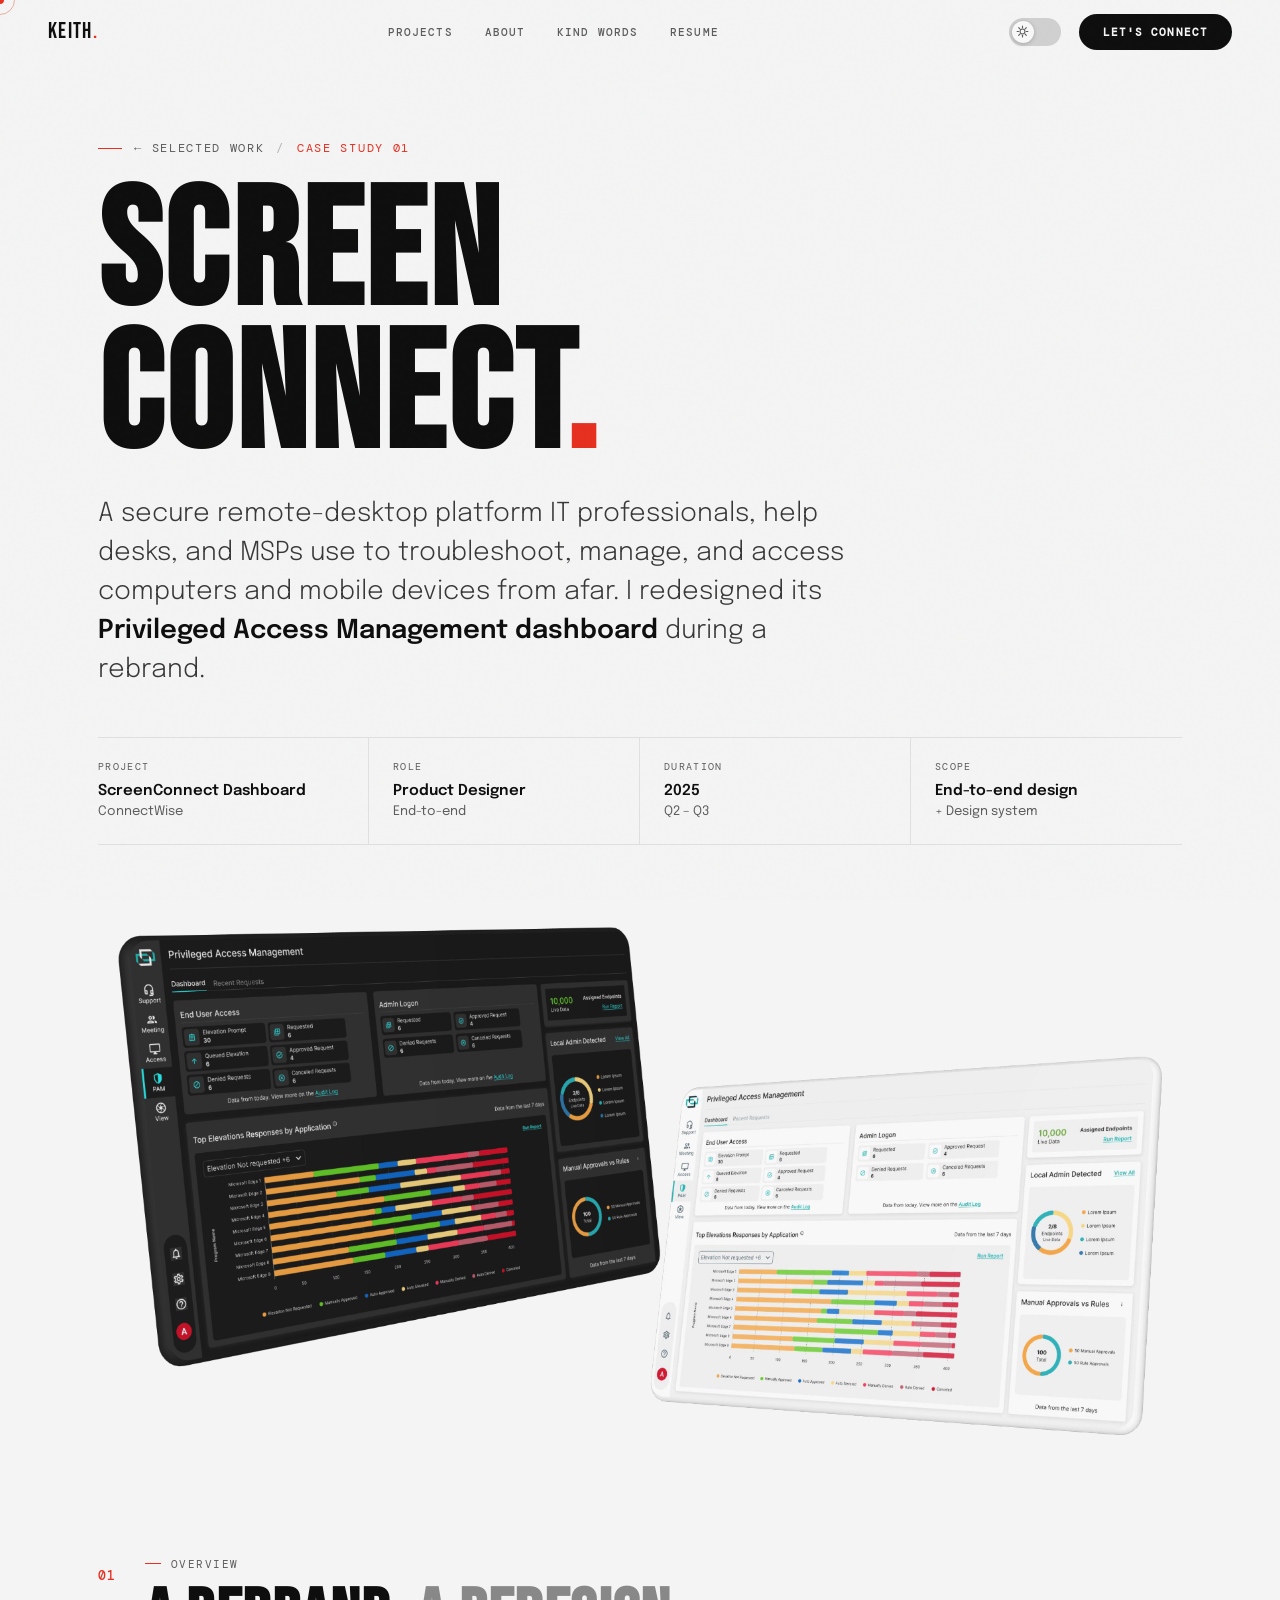
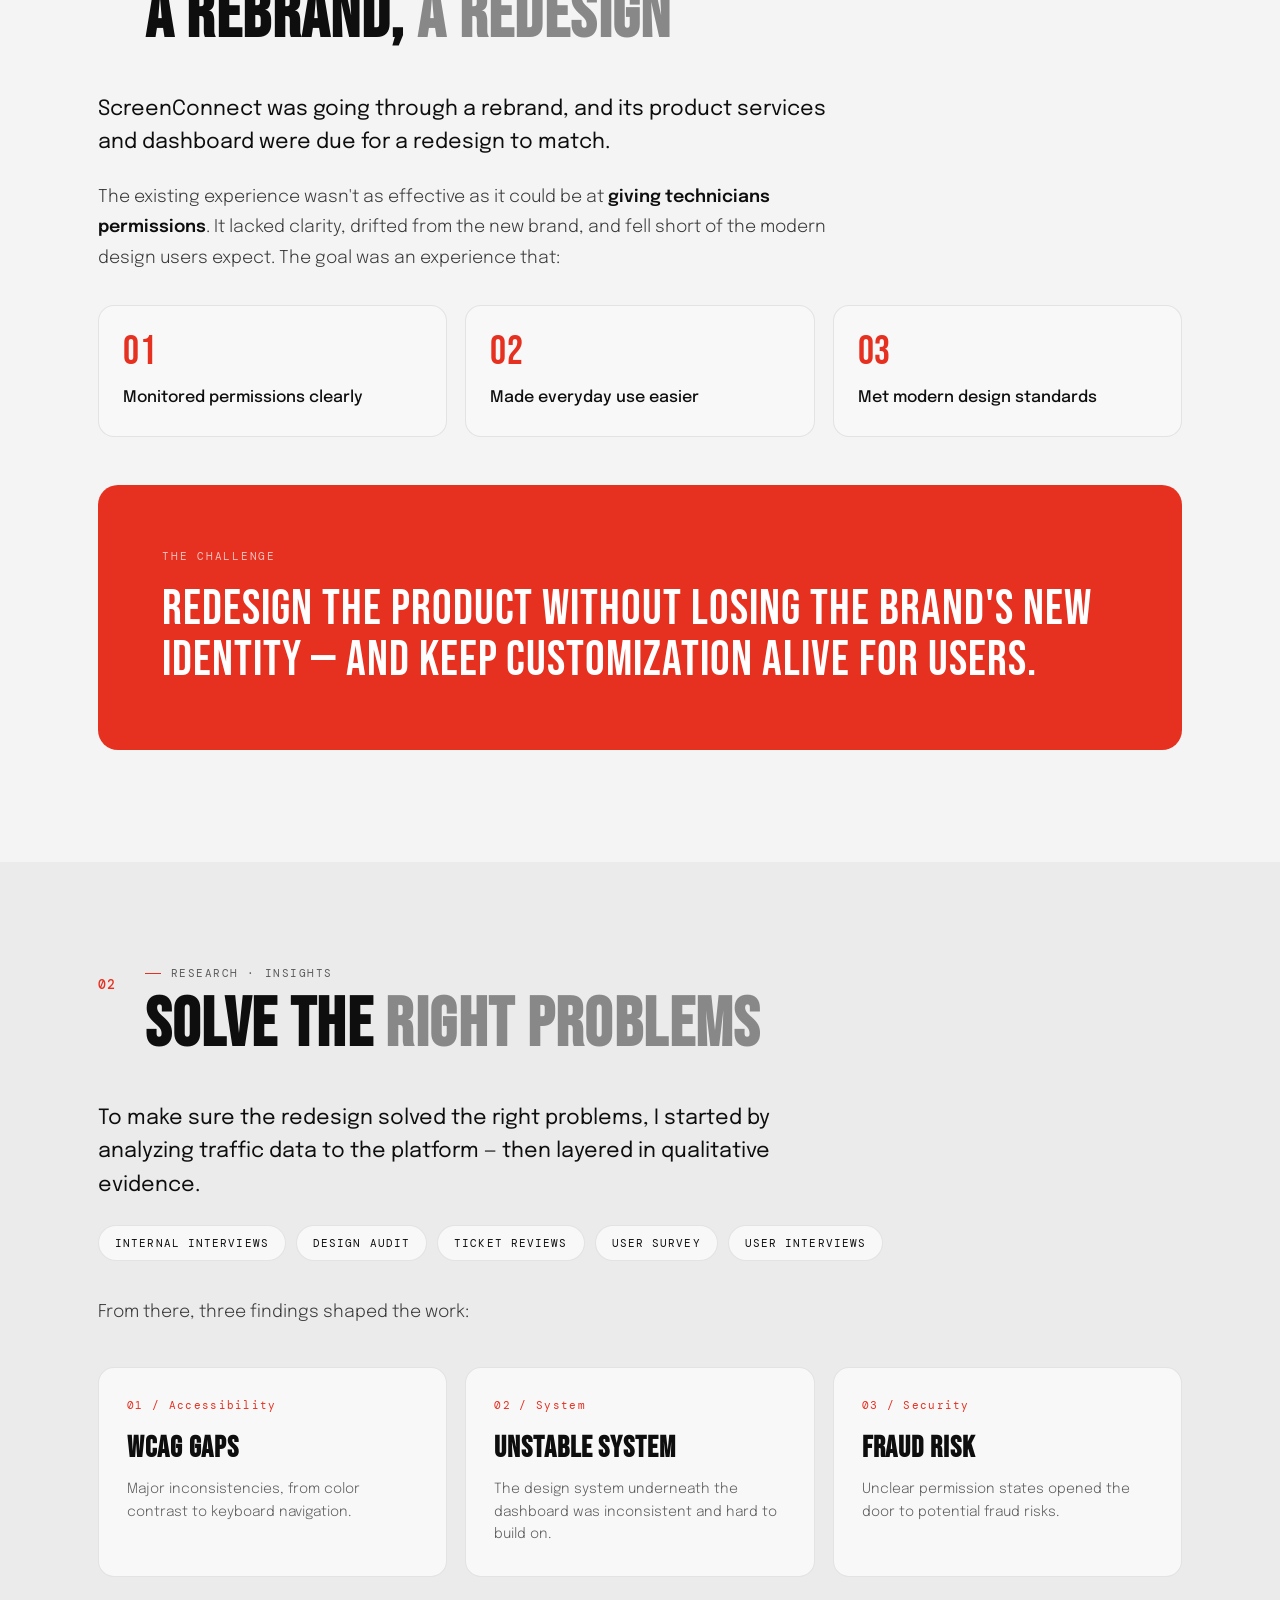
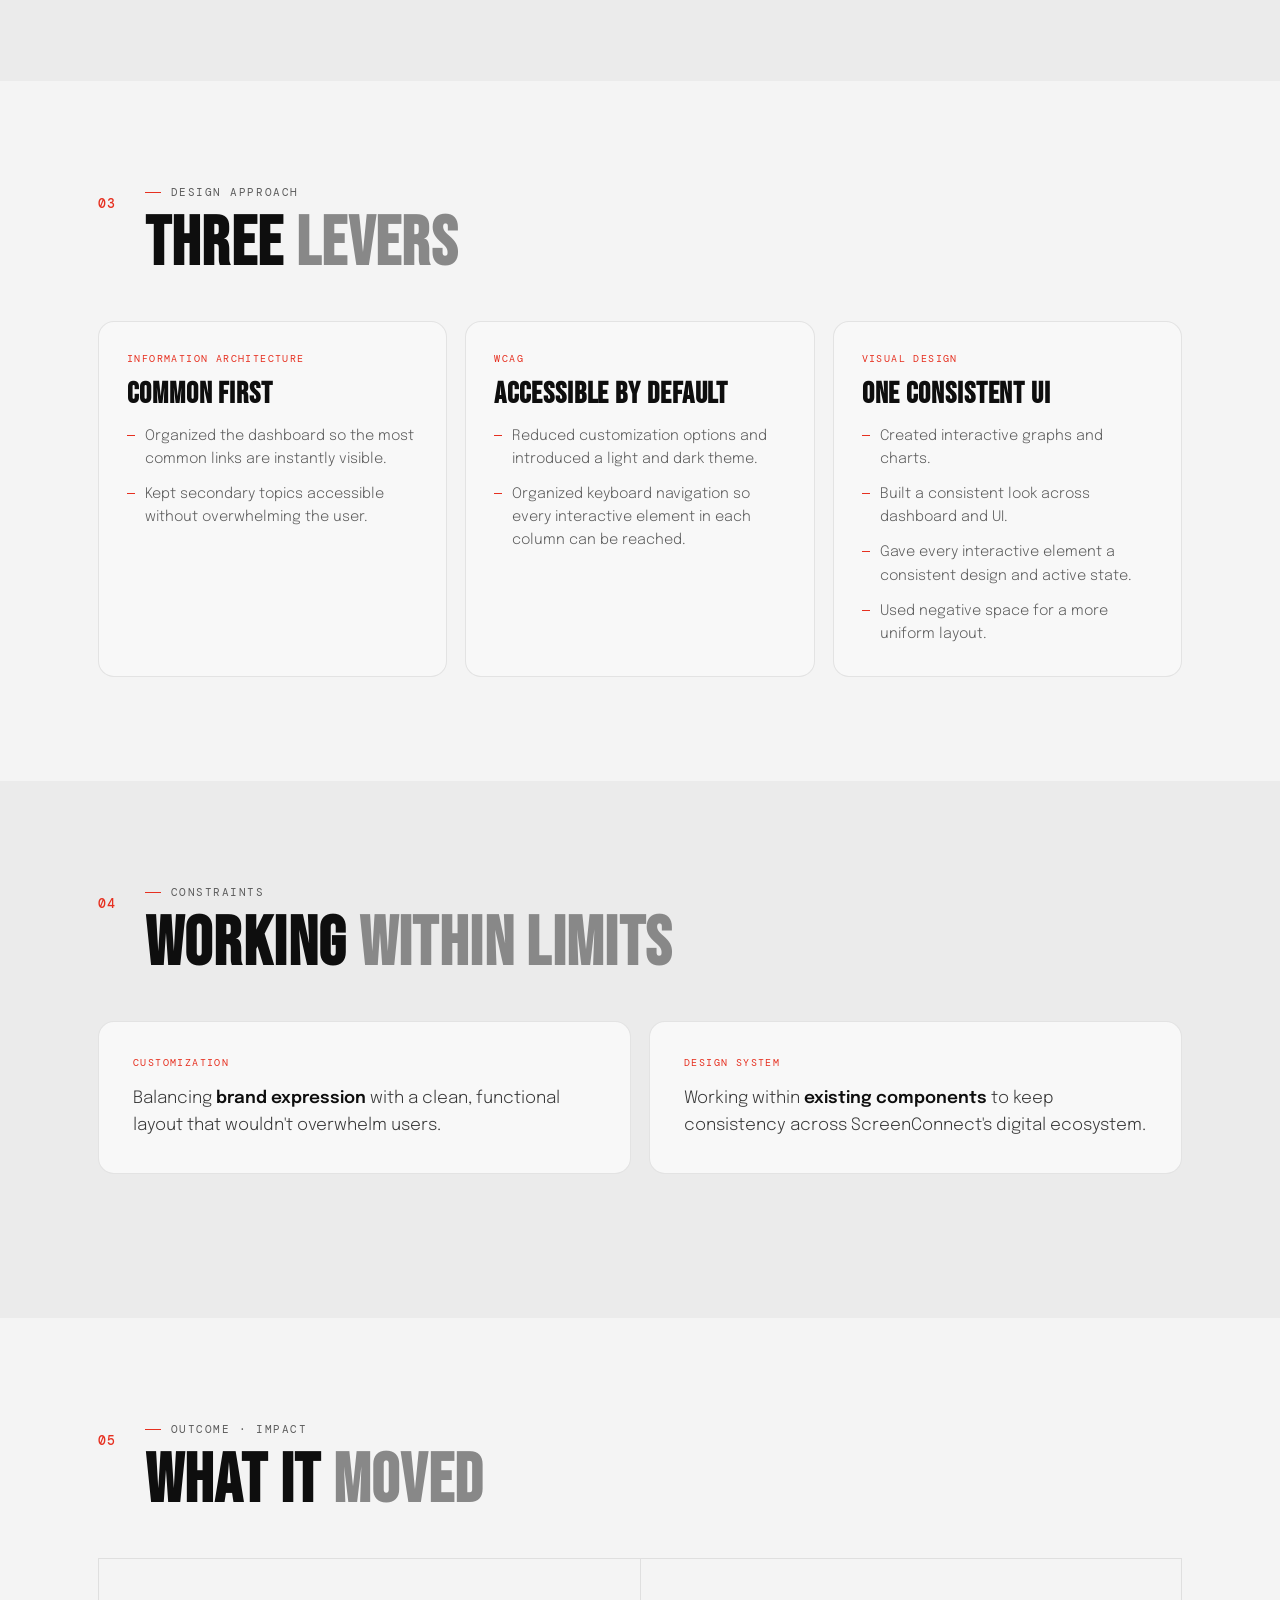
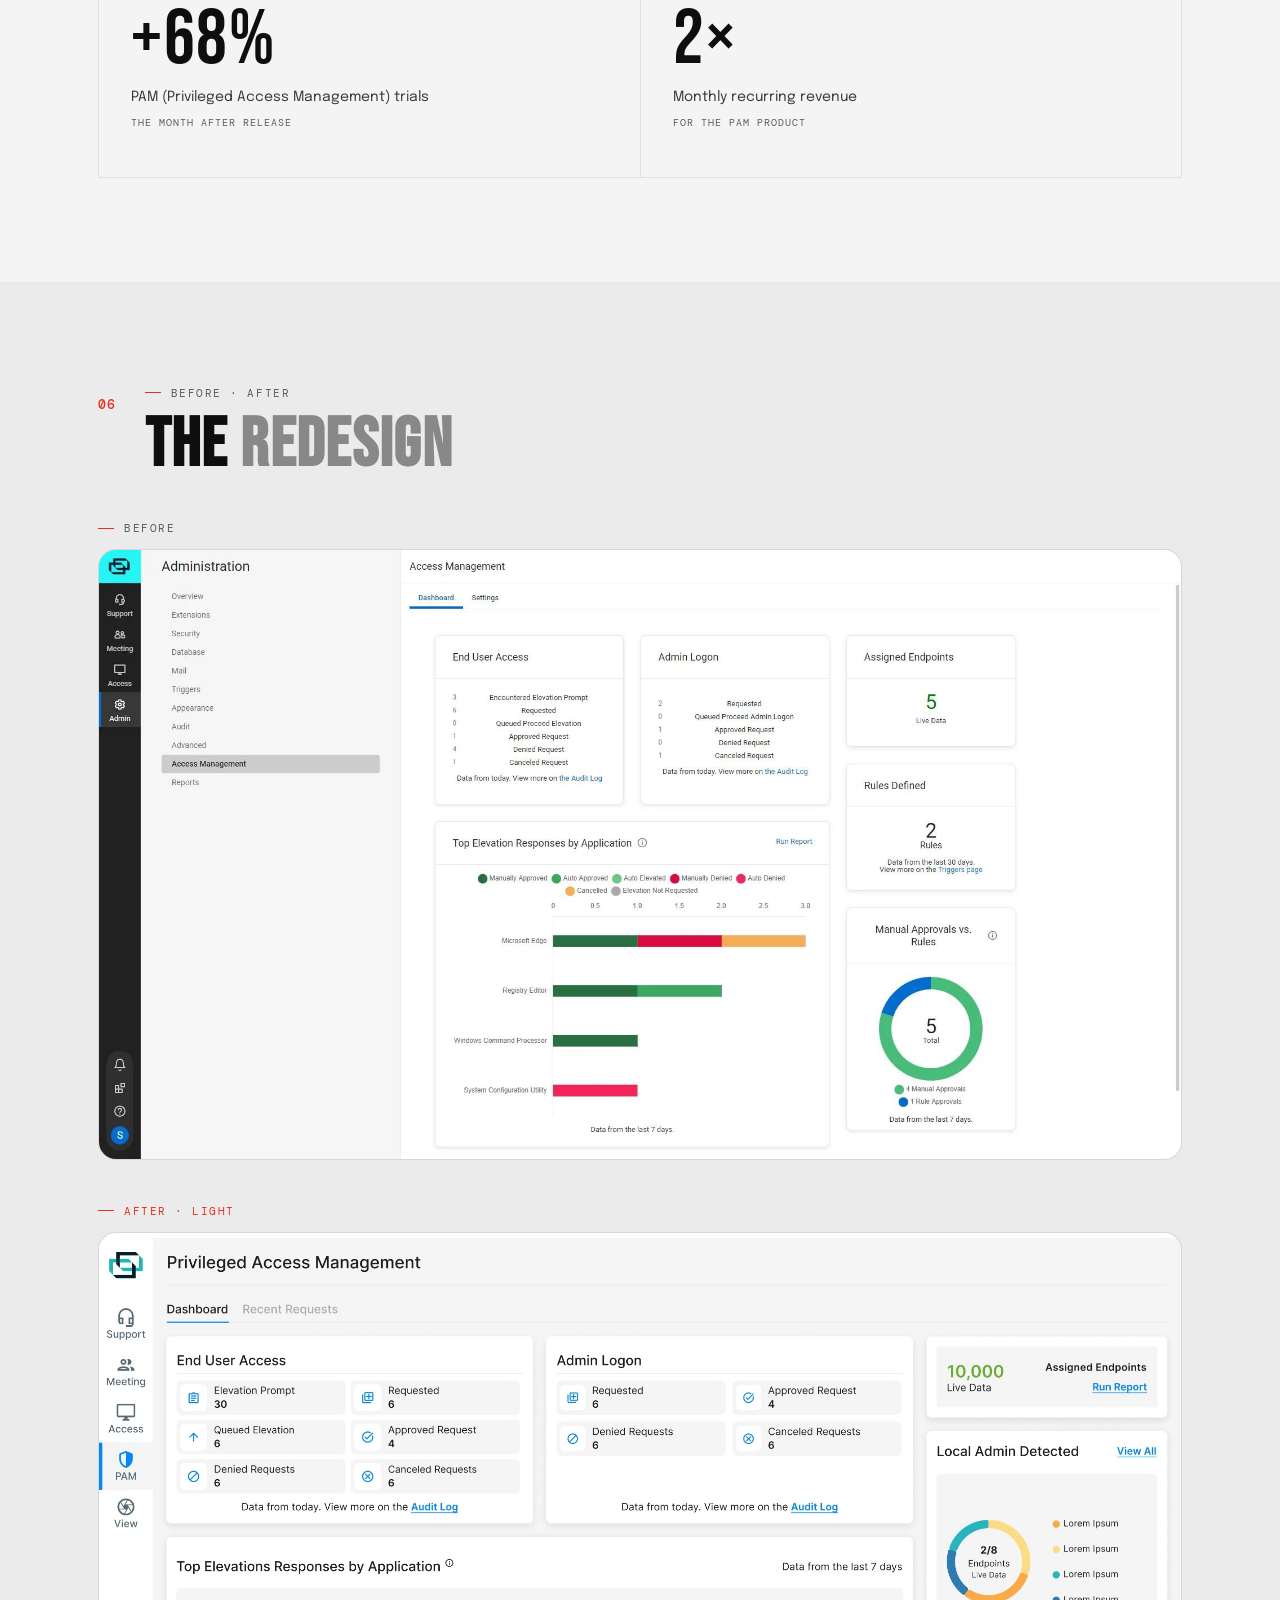
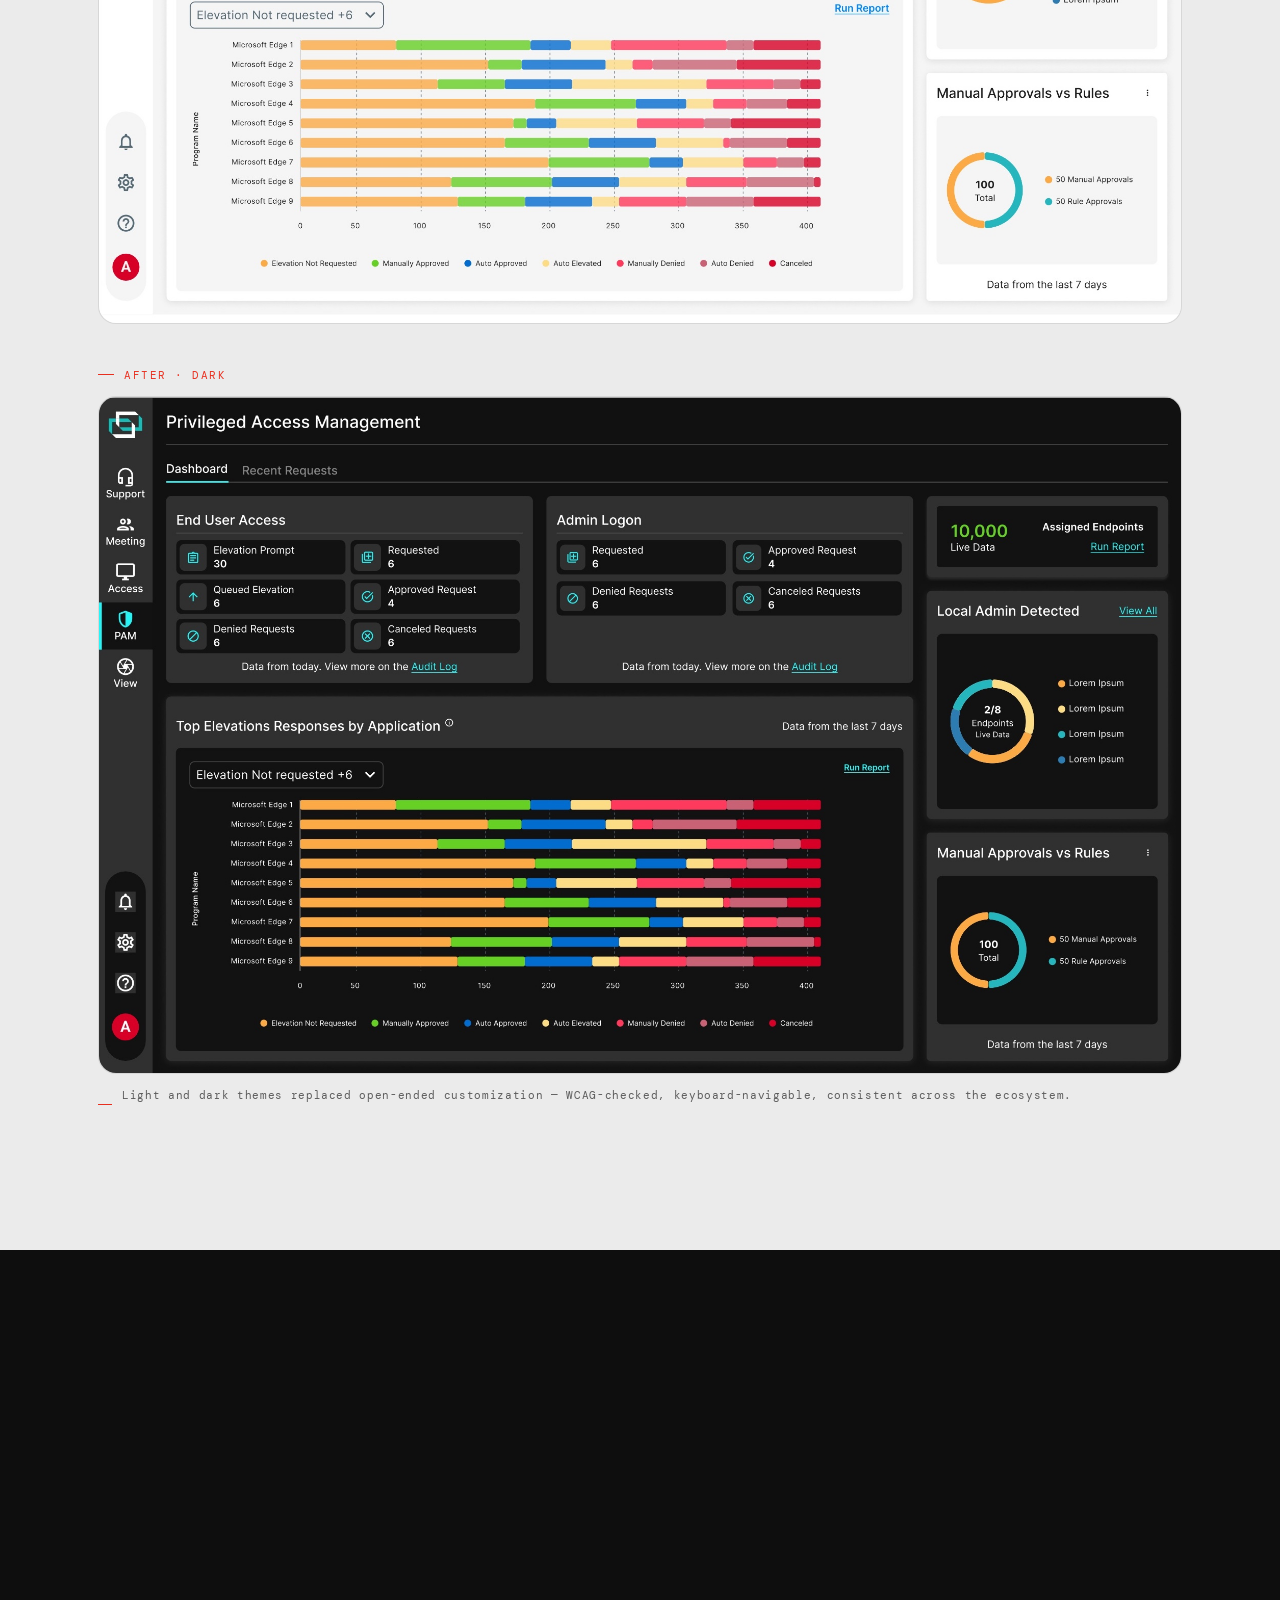
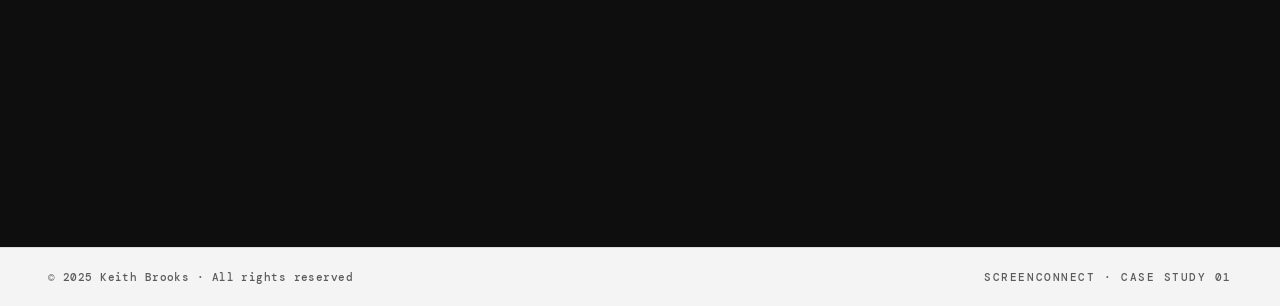
<file: screenconnect.html>
<!DOCTYPE html>
<html lang="en" data-theme="light">
<head>
<meta charset="UTF-8"/>
<meta name="viewport" content="width=device-width, initial-scale=1"/>
<title>ScreenConnect — Case Study · Keith Brooks</title>
<meta name="description" content="ScreenConnect PAM dashboard redesign for ConnectWise — clearer permissions, WCAG-compliant light and dark themes, 69% more PAM trials and 2× MRR. A case study by Keith Brooks, Product Designer."/>
<link rel="preconnect" href="https://fonts.googleapis.com"/>
<link rel="preconnect" href="https://fonts.gstatic.com" crossorigin/>
<link href="https://fonts.googleapis.com/css2?family=Bebas+Neue&family=Epilogue:ital,wght@0,300;0,400;0,500;0,600;0,700;1,300;1,400&family=DM+Mono:wght@400;500&display=swap" rel="stylesheet"/>
<link rel="stylesheet" href="assets/ds.css"/>
<!-- <script src="assets/gate.js"></script> -->
<style>
/* ============================================================
   MARKETSQUARE CASE STUDY — page styles
   (Reusable template: duplicate, swap copy + image URLs.)
   ============================================================ */
.wrap{max-width:var(--maxw);margin:0 auto;padding:0 var(--pad-x);}
.col{max-width:760px;}

/* Back link under nav */
.cs-back{position:fixed;top:0;left:0;height:var(--nav-h);display:flex;align-items:center;}

/* ---------- HERO ---------- */
.cs-hero{padding:140px var(--pad-x) 0;max-width:var(--maxw);margin:0 auto;}
.cs-hero-eyebrow{display:flex;align-items:center;gap:12px;font-family:var(--f-mono);font-size:12px;letter-spacing:.14em;text-transform:uppercase;color:var(--muted);margin-bottom:28px;}
.cs-hero-eyebrow .num{color:var(--accent-d);}
.cs-hero-eyebrow::before{content:'';width:24px;height:1px;background:var(--accent-d);}
.cs-hero h1{font-family:var(--f-display);font-size:clamp(72px,13vw,200px);line-height:.86;letter-spacing:.02em;color:var(--ink);margin-bottom:24px;}
.cs-hero h1 .hl{color:var(--accent-d);}
.cs-lede{font-family:var(--f-body);font-size:clamp(19px,2.1vw,26px);line-height:1.5;font-weight:300;color:var(--body);max-width:780px;margin-bottom:48px;}
.cs-lede strong{font-weight:600;color:var(--ink);}

.cs-meta{display:grid;grid-template-columns:repeat(4,1fr);border-top:1px solid var(--border);border-bottom:1px solid var(--border);}
.cs-meta-cell{padding:22px 24px;border-right:1px solid var(--border);}
.cs-meta-cell:first-child{padding-left:0;}
.cs-meta-cell:last-child{border-right:none;}
.cs-meta-k{font-family:var(--f-mono);font-size:10px;letter-spacing:.13em;text-transform:uppercase;color:var(--muted);margin-bottom:8px;}
.cs-meta-v{font-family:var(--f-body);font-size:15px;font-weight:600;color:var(--ink);line-height:1.35;}

.cs-hero-fig{margin:56px 0 0;border-radius:20px;overflow:hidden;border:1px solid var(--border);background:var(--bg2);}
.cs-hero-fig img{width:100%;height:auto;display:block;}

/* ---------- SECTION SHELL ---------- */
.cs-sec{padding:104px 0;position:relative;scroll-margin-top:84px;}
.cs-sec.alt{background:var(--bg2);}
.sec-head{display:flex;gap:28px;align-items:flex-start;margin-bottom:44px;}
.sec-no{font-family:var(--f-mono);font-size:13px;font-weight:500;color:var(--accent-d);letter-spacing:.1em;padding-top:10px;flex-shrink:0;}
.sec-title{font-family:var(--f-display);font-size:clamp(40px,5.4vw,76px);line-height:.92;letter-spacing:.02em;color:var(--ink);}
.sec-title .dim{color:var(--dim);}
.sec-kicker{font-family:var(--f-mono);font-size:11px;letter-spacing:.14em;text-transform:uppercase;color:var(--muted);margin-bottom:14px;display:flex;align-items:center;gap:10px;}
.sec-kicker::before{content:'';width:16px;height:1px;background:var(--accent-d);}

.prose p{font-family:var(--f-body);font-size:17.5px;line-height:1.74;color:var(--body);font-weight:300;margin-bottom:22px;max-width:760px;}
.prose p strong{font-weight:600;color:var(--ink);}
.prose p em{font-style:italic;}
.lead{font-size:21px!important;line-height:1.6!important;color:var(--ink)!important;font-weight:400!important;}

/* ---------- PULL QUOTE ---------- */
.pull{margin:56px 0;padding:0 0 0 28px;border-left:3px solid var(--accent-d);max-width:840px;}
.pull p{font-family:var(--f-display);font-size:clamp(28px,4vw,52px);line-height:1.04;letter-spacing:.02em;color:var(--ink);}
.pull .hl{color:var(--accent-d);}

/* ---------- GOAL / NUMBERED LIST ---------- */
.goal-grid{display:grid;grid-template-columns:repeat(3,1fr);gap:18px;margin-top:36px;}
.goal{background:var(--card);border:1px solid var(--border);border-radius:16px;padding:30px 28px;transition:transform .35s var(--ease-expo),border-color .3s;}
.goal:hover{transform:translateY(-4px);border-color:var(--accent-d);}
.goal-no{font-family:var(--f-display);font-size:46px;line-height:1;color:var(--accent-d);margin-bottom:16px;letter-spacing:.02em;}
.goal h4{font-family:var(--f-body);font-size:16px;font-weight:700;color:var(--ink);margin-bottom:8px;letter-spacing:-.01em;}
.goal p{font-family:var(--f-body);font-size:14px;line-height:1.6;color:var(--muted);font-weight:300;}

/* ---------- TWO-CARD (business / user need) ---------- */
.need-grid{display:grid;grid-template-columns:1fr 1fr;gap:18px;margin:40px 0;}
.need{border-radius:16px;padding:34px;border:1px solid var(--border);}
.need.biz{background:var(--ink);color:var(--bg);}
.need.usr{background:var(--card);}
.need-tag{font-family:var(--f-mono);font-size:10px;letter-spacing:.14em;text-transform:uppercase;margin-bottom:16px;}
.need.biz .need-tag{color:rgba(255,255,255,.5);}
.need.usr .need-tag{color:var(--accent-d);}
.need p{font-family:var(--f-body);font-size:17px;line-height:1.6;font-weight:300;}
.need.biz p{color:rgba(255,255,255,.92);}
.need.usr p{color:var(--body);}
.need p strong{font-weight:600;}
.need.usr p strong{color:var(--ink);}

/* ---------- PROBLEM STATEMENT ---------- */
.problem{margin:48px 0 8px;background:var(--accent-d);border-radius:20px;padding:clamp(40px,5vw,68px);color:#fff;}
.problem .lbl{font-family:var(--f-mono);font-size:11px;letter-spacing:.16em;text-transform:uppercase;color:rgba(255,255,255,.7);margin-bottom:22px;}
.problem p{font-family:var(--f-display);font-size:clamp(28px,3.8vw,50px);line-height:1.04;letter-spacing:.02em;color:#fff;}

/* ---------- FRICTION CARDS ---------- */
.friction-grid{display:grid;grid-template-columns:repeat(3,1fr);gap:18px;margin-top:40px;}
.fr{background:var(--card);border:1px solid var(--border);border-radius:16px;padding:30px 28px;}
.fr-no{font-family:var(--f-mono);font-size:11px;letter-spacing:.12em;color:var(--accent-d);margin-bottom:18px;}
.fr h4{font-family:var(--f-display);font-size:30px;letter-spacing:.03em;color:var(--ink);margin-bottom:12px;}
.fr p{font-family:var(--f-body);font-size:14px;line-height:1.62;color:var(--muted);font-weight:300;}

/* ---------- FIGURES ---------- */
.fig{margin:44px 0;}
.fig-frame{border-radius:18px;overflow:hidden;border:1px solid var(--border);background:var(--bg2);}
.fig-frame img{width:100%;height:auto;display:block;}
.fig-cap{font-family:var(--f-mono);font-size:11px;letter-spacing:.06em;color:var(--muted);margin-top:14px;display:flex;gap:10px;align-items:baseline;}
.fig-cap::before{content:'';width:14px;height:1px;background:var(--accent-d);flex-shrink:0;position:relative;top:6px;}
.fig-row{display:grid;gap:16px;margin:44px 0;}
.fig-row.r3{grid-template-columns:repeat(3,1fr);}
.fig-row.r2{grid-template-columns:repeat(2,1fr);}
.fig-row .fig-frame img{width:100%;height:auto;}

/* VALIDATION CARDS (mirror reflection cards) */
.val-grid{display:grid;grid-template-columns:1fr 1fr;gap:18px;margin:44px 0 0;}
.val-card{background:var(--card);border:1px solid var(--border);border-radius:16px;padding:32px 30px;display:flex;flex-direction:column;gap:16px;margin:0;min-height:188px;transition:transform .35s var(--ease-expo),border-color .3s;}
.val-card:hover{transform:translateY(-4px);border-color:var(--accent-d);}
.val-tag{font-family:var(--f-mono);font-size:10px;letter-spacing:.13em;text-transform:uppercase;color:var(--accent-d);}
.val-quote{font-family:var(--f-body);font-size:19px;line-height:1.5;color:var(--ink);font-weight:300;letter-spacing:-.005em;}
.val-quote strong{font-weight:600;color:var(--accent-d);}
@media(max-width:700px){.val-grid{grid-template-columns:1fr;}}

/* DESIGN SYSTEM BOARD (auto-scaled live artifact) */
.dsboard-frame{position:relative;aspect-ratio:1600/1080;overflow:hidden;padding:0;}
.dsboard-scale{position:absolute;top:0;left:0;width:1600px;height:1080px;transform-origin:top left;}
.dsboard-scale iframe{width:1600px;height:1080px;border:0;display:block;background:#FBFAFD;}

/* SOLUTION FIGS — sized to match iteration thumbnails */
.sol-figs{display:flex;gap:16px;flex-wrap:wrap;}
.sol-figs .fig{width:296px;max-width:100%;margin:0;flex:0 0 auto;}
/* PHONE SCREENSHOTS — drop the frame outline, slightly smaller */
.sol-figs .fig-frame,.fig-row.r3 .fig-frame{border:none;background:transparent;}
.fig-row.r3 .fig-frame{max-width:272px;margin:0 auto;}

/* ---------- HMW SOLUTION BLOCKS ---------- */
.hmw{margin:64px 0;}
.hmw-head{display:flex;gap:24px;align-items:flex-start;margin-bottom:14px;}
.hmw-no{font-family:var(--f-display);font-size:clamp(48px,7vw,92px);line-height:.8;color:var(--accent-d);letter-spacing:.02em;flex-shrink:0;}
.hmw-q{font-family:var(--f-body);font-size:clamp(20px,2.4vw,28px);line-height:1.32;font-weight:300;color:var(--ink);padding-top:6px;}
.hmw-q strong{font-weight:600;}
.hmw-body{font-family:var(--f-body);font-size:16px;line-height:1.7;color:var(--muted);font-weight:300;max-width:720px;margin:8px 0 0 0;padding-left:0;}
.hmw-body strong{color:var(--ink);font-weight:600;}

/* ---------- METRICS ---------- */
.results{display:grid;grid-template-columns:repeat(4,1fr);border-top:1px solid var(--border);border-left:1px solid var(--border);}
.res{padding:48px 32px;border-right:1px solid var(--border);border-bottom:1px solid var(--border);position:relative;overflow:hidden;}
.res::after{content:'';position:absolute;left:0;bottom:0;height:3px;width:100%;background:var(--accent-d);transform:scaleX(0);transform-origin:left;transition:transform .6s var(--ease-expo);}
.res:hover::after{transform:scaleX(1);}
.res-num{font-family:var(--f-display);font-size:clamp(54px,6vw,88px);line-height:.86;letter-spacing:.02em;color:var(--ink);margin-bottom:14px;}
.res-k{font-family:var(--f-body);font-size:14px;line-height:1.5;color:var(--body);font-weight:400;}
.res-sub{font-family:var(--f-mono);font-size:10px;letter-spacing:.1em;text-transform:uppercase;color:var(--muted);margin-top:8px;}

/* ---------- TAKEAWAYS ---------- */
.take-grid{display:grid;grid-template-columns:repeat(3,1fr);gap:18px;margin-top:40px;}
.take{background:var(--card);border:1px solid var(--border);border-radius:16px;padding:34px 30px;}
.take-tag{font-family:var(--f-mono);font-size:10px;letter-spacing:.13em;text-transform:uppercase;color:var(--accent-d);margin-bottom:18px;}
.take h4{font-family:var(--f-display);font-size:30px;letter-spacing:.03em;color:var(--ink);margin-bottom:14px;line-height:1;}
.take p{font-family:var(--f-body);font-size:14.5px;line-height:1.66;color:var(--muted);font-weight:300;}
.take p strong{color:var(--ink);font-weight:600;}

/* ---------- NEXT / CTA ---------- */
.cs-next{background:var(--ink);color:var(--bg);padding:clamp(64px,9vw,128px) var(--pad-x);text-align:center;}
.cs-next .s-tag{justify-content:center;color:rgba(255,255,255,.55);}
.cs-next .s-tag::before{background:var(--accent-d);}
.cs-next h2{font-family:var(--f-display);font-size:clamp(48px,8vw,108px);line-height:.92;letter-spacing:.03em;color:var(--bg);margin:14px 0 14px;}
.cs-next h2 .hl{color:var(--accent-d);}
.cs-next p{font-family:var(--f-body);font-size:17px;line-height:1.6;color:rgba(240,240,240,.7);font-weight:300;max-width:520px;margin:0 auto 40px;}
.cs-next-actions{display:flex;gap:14px;justify-content:center;flex-wrap:wrap;}
.cs-next .btn-light{background:var(--bg);color:var(--ink);}
.cs-next .btn-light:hover{background:var(--accent-d);color:#fff;transform:translateY(-2px);}
.cs-next .btn-outline{background:transparent;color:var(--bg);border:1px solid rgba(255,255,255,.25);}
.cs-next .btn-outline:hover{border-color:#fff;transform:translateY(-2px);}

/* ---------- STICKY SECTION RAIL ---------- */
.rail{position:fixed;top:50%;left:24px;transform:translateY(-50%);z-index:500;display:flex;flex-direction:column;gap:3px;}
.rail a{display:flex;align-items:center;gap:11px;font-family:var(--f-mono);font-size:10px;letter-spacing:.08em;text-transform:uppercase;color:var(--dim);padding:5px 0;transition:color .25s;cursor:none;}
.rail a .dot{width:7px;height:7px;border-radius:50%;border:1px solid var(--dim);transition:all .25s;flex-shrink:0;}
.rail a .lbl{opacity:0;transform:translateX(-4px);transition:opacity .25s,transform .25s;white-space:nowrap;}
.rail:hover a .lbl{opacity:1;transform:translateX(0);}
.rail a:hover{color:var(--ink);}
.rail a.active{color:var(--accent-d);}
.rail a.active .dot{background:var(--accent-d);border-color:var(--accent-d);transform:scale(1.25);}
.rail a.active .lbl{opacity:1;transform:translateX(0);}
@media(max-width:1320px){.rail{display:none;}}

/* ---------- RESPONSIVE ---------- */
@media(max-width:900px){
  .goal-grid,.friction-grid,.take-grid{grid-template-columns:1fr;}
  .need-grid{grid-template-columns:1fr;}
  .cs-meta{grid-template-columns:1fr 1fr;}
  .cs-meta-cell:nth-child(2){border-right:none;}
  .cs-meta-cell:nth-child(3),.cs-meta-cell:nth-child(4){border-top:1px solid var(--border);}
  .results{grid-template-columns:1fr 1fr;}
  .fig-row.r3{grid-template-columns:1fr 1fr;}
}
@media(max-width:560px){
  .cs-meta,.results{grid-template-columns:1fr;}
  .cs-meta-cell{border-right:none;border-top:1px solid var(--border);}
  .cs-meta-cell:first-child{border-top:none;}
  .fig-row.r3,.fig-row.r2{grid-template-columns:1fr;}
  .sec-head{gap:16px;}
  .hmw-head{flex-direction:column;gap:8px;}
}

/* ---------- SCREENCONNECT additions ---------- */
.cs-hero-fig.bare{border:none;background:transparent;border-radius:0;overflow:visible;}
.checklist{display:grid;grid-template-columns:repeat(3,1fr);gap:18px;margin-top:32px;}
.check{background:var(--card);border:1px solid var(--border);border-radius:16px;padding:26px 24px;display:flex;flex-direction:column;gap:14px;}
.check-no{font-family:var(--f-display);font-size:40px;line-height:1;color:var(--accent-d);letter-spacing:.02em;}
.check p{font-family:var(--f-body);font-size:16px;line-height:1.5;color:var(--ink);font-weight:500;}
.method{display:flex;flex-wrap:wrap;gap:10px;margin:22px 0 8px;}
.method span{font-family:var(--f-mono);font-size:11px;letter-spacing:.1em;text-transform:uppercase;color:var(--ink);border:1px solid var(--border);background:var(--card);padding:10px 16px;border-radius:100px;}
.approach{display:grid;grid-template-columns:repeat(3,1fr);gap:18px;margin-top:36px;}
.ap{background:var(--card);border:1px solid var(--border);border-radius:16px;padding:30px 28px;}
.ap-tag{font-family:var(--f-mono);font-size:10px;letter-spacing:.14em;text-transform:uppercase;color:var(--accent-d);margin-bottom:14px;}
.ap h4{font-family:var(--f-display);font-size:30px;letter-spacing:.03em;color:var(--ink);margin-bottom:16px;line-height:1;}
.ap ul{list-style:none;display:flex;flex-direction:column;gap:12px;}
.ap li{font-family:var(--f-body);font-size:14.5px;line-height:1.6;color:var(--muted);font-weight:300;padding-left:18px;position:relative;}
.ap li::before{content:'';position:absolute;left:0;top:10px;width:8px;height:1px;background:var(--accent-d);}
.ba-lbl{font-family:var(--f-mono);font-size:11px;letter-spacing:.14em;text-transform:uppercase;color:var(--muted);margin:0 0 14px;display:flex;align-items:center;gap:10px;}
.ba-lbl::before{content:'';width:16px;height:1px;background:var(--accent-d);}
.ba-lbl.after{color:var(--accent-d);}
@media(max-width:900px){.checklist,.approach{grid-template-columns:1fr;}}
</style>
</head>
<body>

<div id="scroll-prog" aria-hidden="true"></div>
<div id="_cur" aria-hidden="true"></div>
<div id="_ring" aria-hidden="true"></div>
<button id="back-top" aria-label="Back to top" title="Back to top">↑</button>

<!-- NAV -->
<nav id="nav" role="navigation" aria-label="Main navigation">
  <a href="index.html" class="nav-logo" aria-label="Keith Brooks — home">KEITH<span>.</span></a>
  <ul class="nav-links" role="list">
    <li><a href="index.html#work">Projects</a></li>
    <li><a href="index.html#about">About</a></li>
    <li><a href="index.html#testimonials">Kind Words</a></li>
    <li><a href="https://docs.google.com/document/d/1cGZoGCiG8sLohpiwcJd-tVt59pux1qdXXD4wqP0VGAY/edit?tab=t.0" target="_blank" rel="noopener">Resume</a></li>
  </ul>
  <div class="tt-wrap">
    <label class="tt-switch" aria-label="Toggle light / dark mode">
      <input type="checkbox" id="tt-cb" autocomplete="off"/>
      <div class="tt-track"></div>
      <div class="tt-knob">
        <svg class="tt-icon tt-sun" viewBox="0 0 24 24" fill="none" stroke="var(--tt-icon)" stroke-width="2" stroke-linecap="round" aria-hidden="true"><circle cx="12" cy="12" r="4.5"/><line x1="12" y1="2" x2="12" y2="5"/><line x1="12" y1="19" x2="12" y2="22"/><line x1="2" y1="12" x2="5" y2="12"/><line x1="19" y1="12" x2="22" y2="12"/><line x1="4.9" y1="4.9" x2="7.1" y2="7.1"/><line x1="16.9" y1="16.9" x2="19.1" y2="19.1"/><line x1="4.9" y1="19.1" x2="7.1" y2="16.9"/><line x1="16.9" y1="7.1" x2="19.1" y2="4.9"/></svg>
        <svg class="tt-icon tt-moon" viewBox="0 0 24 24" fill="none" stroke="var(--tt-icon)" stroke-width="2" stroke-linecap="round" aria-hidden="true"><path d="M21 12.79A9 9 0 1 1 11.21 3 7 7 0 0 0 21 12.79z"/></svg>
      </div>
    </label>
    <a id="nav-cta" href="index.html#connect">Let's Connect</a>
  </div>
</nav>

<!-- SECTION RAIL -->
<nav class="rail" data-section-nav aria-label="Section navigation">
  <a href="#overview"><span class="dot"></span><span class="lbl">Overview</span></a>
  <a href="#research"><span class="dot"></span><span class="lbl">Research</span></a>
  <a href="#approach"><span class="dot"></span><span class="lbl">Approach</span></a>
  <a href="#constraints"><span class="dot"></span><span class="lbl">Constraints</span></a>
  <a href="#impact"><span class="dot"></span><span class="lbl">Impact</span></a>
  <a href="#before-after"><span class="dot"></span><span class="lbl">Before / After</span></a>
</nav>

<!-- HERO -->
<header class="cs-hero">
  <div class="cs-hero-eyebrow rv"><a href="index.html#work" style="color:inherit">← Selected Work</a> <span style="opacity:.4">/</span> <span class="num">Case Study 01</span></div>
  <h1 class="rv d1">SCREEN<br>CONNECT<span class="hl">.</span></h1>
  <p class="cs-lede rv d2">A secure remote-desktop platform IT professionals, help desks, and MSPs use to troubleshoot, manage, and access computers and mobile devices from afar. I redesigned its <strong>Privileged Access Management dashboard</strong> during a rebrand.</p>
  <div class="cs-meta rv d3">
    <div class="cs-meta-cell"><div class="cs-meta-k">Project</div><div class="cs-meta-v">ScreenConnect Dashboard<br><span style="color:var(--muted);font-weight:400;font-size:13px">ConnectWise</span></div></div>
    <div class="cs-meta-cell"><div class="cs-meta-k">Role</div><div class="cs-meta-v">Product Designer<br><span style="color:var(--muted);font-weight:400;font-size:13px">End-to-end</span></div></div>
    <div class="cs-meta-cell"><div class="cs-meta-k">Duration</div><div class="cs-meta-v">2025<br><span style="color:var(--muted);font-weight:400;font-size:13px">Q2 – Q3</span></div></div>
    <div class="cs-meta-cell"><div class="cs-meta-k">Scope</div><div class="cs-meta-v">End-to-end design<br><span style="color:var(--muted);font-weight:400;font-size:13px">+ Design system</span></div></div>
  </div>
  <div class="cs-hero-fig bare rv d4"><img src="assets/img/sc-hero.png" alt="ScreenConnect PAM dashboard — dark and light themes" loading="eager"/></div>
</header>

<!-- 01 OVERVIEW -->
<section class="cs-sec" id="overview" data-section>
  <div class="wrap">
    <div class="sec-head rv">
      <span class="sec-no">01</span>
      <div><div class="sec-kicker">Overview</div><h2 class="sec-title">A REBRAND, <span class="dim">A REDESIGN</span></h2></div>
    </div>
    <div class="prose col rv d1">
      <p class="lead">ScreenConnect was going through a rebrand, and its product services and dashboard were due for a redesign to match.</p>
      <p>The existing experience wasn't as effective as it could be at <strong>giving technicians permissions</strong>. It lacked clarity, drifted from the new brand, and fell short of the modern design users expect. The goal was an experience that:</p>
    </div>
    <div class="checklist rv d2">
      <div class="check"><div class="check-no">01</div><p>Monitored permissions clearly</p></div>
      <div class="check"><div class="check-no">02</div><p>Made everyday use easier</p></div>
      <div class="check"><div class="check-no">03</div><p>Met modern design standards</p></div>
    </div>
    <div class="problem rv">
      <div class="lbl">The challenge</div>
      <p>Redesign the product without losing the brand's new identity — and keep customization alive for users.</p>
    </div>
  </div>
</section>

<!-- 02 RESEARCH -->
<section class="cs-sec alt" id="research" data-section>
  <div class="wrap">
    <div class="sec-head rv">
      <span class="sec-no">02</span>
      <div><div class="sec-kicker">Research · Insights</div><h2 class="sec-title">SOLVE THE <span class="dim">RIGHT PROBLEMS</span></h2></div>
    </div>
    <div class="prose col rv d1">
      <p class="lead">To make sure the redesign solved the right problems, I started by analyzing traffic data to the platform — then layered in qualitative evidence.</p>
    </div>
    <div class="method rv d2"><span>Internal interviews</span><span>Design audit</span><span>Ticket reviews</span><span>User survey</span><span>User interviews</span></div>
    <div class="prose col rv" style="margin-top:36px"><p>From there, three findings shaped the work:</p></div>
    <div class="friction-grid rv">
      <div class="fr"><div class="fr-no">01 / Accessibility</div><h4>WCAG GAPS</h4><p>Major inconsistencies, from color contrast to keyboard navigation.</p></div>
      <div class="fr"><div class="fr-no">02 / System</div><h4>UNSTABLE SYSTEM</h4><p>The design system underneath the dashboard was inconsistent and hard to build on.</p></div>
      <div class="fr"><div class="fr-no">03 / Security</div><h4>FRAUD RISK</h4><p>Unclear permission states opened the door to potential fraud risks.</p></div>
    </div>
  </div>
</section>

<!-- 03 APPROACH -->
<section class="cs-sec" id="approach" data-section>
  <div class="wrap">
    <div class="sec-head rv">
      <span class="sec-no">03</span>
      <div><div class="sec-kicker">Design approach</div><h2 class="sec-title">THREE <span class="dim">LEVERS</span></h2></div>
    </div>
    <div class="approach rv d1">
      <div class="ap"><div class="ap-tag">Information architecture</div><h4>COMMON FIRST</h4><ul><li>Organized the dashboard so the most common links are instantly visible.</li><li>Kept secondary topics accessible without overwhelming the user.</li></ul></div>
      <div class="ap"><div class="ap-tag">WCAG</div><h4>ACCESSIBLE BY DEFAULT</h4><ul><li>Reduced customization options and introduced a light and dark theme.</li><li>Organized keyboard navigation so every interactive element in each column can be reached.</li></ul></div>
      <div class="ap"><div class="ap-tag">Visual design</div><h4>ONE CONSISTENT UI</h4><ul><li>Created interactive graphs and charts.</li><li>Built a consistent look across dashboard and UI.</li><li>Gave every interactive element a consistent design and active state.</li><li>Used negative space for a more uniform layout.</li></ul></div>
    </div>
  </div>
</section>

<!-- 04 CONSTRAINTS -->
<section class="cs-sec alt" id="constraints" data-section>
  <div class="wrap">
    <div class="sec-head rv">
      <span class="sec-no">04</span>
      <div><div class="sec-kicker">Constraints</div><h2 class="sec-title">WORKING <span class="dim">WITHIN LIMITS</span></h2></div>
    </div>
    <div class="need-grid rv d1">
      <div class="need usr"><div class="need-tag">Customization</div><p>Balancing <strong>brand expression</strong> with a clean, functional layout that wouldn't overwhelm users.</p></div>
      <div class="need usr"><div class="need-tag">Design system</div><p>Working within <strong>existing components</strong> to keep consistency across ScreenConnect's digital ecosystem.</p></div>
    </div>
  </div>
</section>

<!-- 05 IMPACT -->
<section class="cs-sec" id="impact" data-section>
  <div class="wrap">
    <div class="sec-head rv">
      <span class="sec-no">05</span>
      <div><div class="sec-kicker">Outcome · Impact</div><h2 class="sec-title">WHAT IT <span class="dim">MOVED</span></h2></div>
    </div>
    <div class="results rv d1" style="grid-template-columns:repeat(2,1fr)">
      <div class="res"><div class="res-num" data-pre="+" data-val="69" data-suf="%">+69%</div><div class="res-k">PAM (Privileged Access Management) trials</div><div class="res-sub">The month after release</div></div>
      <div class="res"><div class="res-num" data-val="2" data-suf="×">2×</div><div class="res-k">Monthly recurring revenue</div><div class="res-sub">For the PAM product</div></div>
    </div>
  </div>
</section>

<!-- 06 BEFORE / AFTER -->
<section class="cs-sec alt" id="before-after" data-section>
  <div class="wrap">
    <div class="sec-head rv">
      <span class="sec-no">06</span>
      <div><div class="sec-kicker">Before · After</div><h2 class="sec-title">THE <span class="dim">REDESIGN</span></h2></div>
    </div>
    <figure class="fig rv">
      <div class="ba-lbl">Before</div>
      <div class="fig-frame"><img src="assets/img/sc-before.jpg" alt="Before — original Access Management dashboard" loading="lazy"/></div>
    </figure>
    <figure class="fig rv">
      <div class="ba-lbl after">After · Light</div>
      <div class="fig-frame"><img src="assets/img/sc-after-light.jpg" alt="After — redesigned PAM dashboard, light theme" loading="lazy"/></div>
    </figure>
    <figure class="fig rv">
      <div class="ba-lbl after">After · Dark</div>
      <div class="fig-frame"><img src="assets/img/sc-after-dark.jpg" alt="After — redesigned PAM dashboard, dark theme" loading="lazy"/></div>
      <figcaption class="fig-cap">Light and dark themes replaced open-ended customization — WCAG-checked, keyboard-navigable, consistent across the ecosystem.</figcaption>
    </figure>
  </div>
</section>

<!-- NEXT / CTA -->
<section class="cs-next" data-cta-zone>
  <div class="s-tag rv">Next</div>
  <h2 class="rv d1">LET'S BUILD<br>SOMETHING <span class="hl">GREAT</span>.</h2>
  <p class="rv d2">Open to full-time roles, freelance projects, and conversations about design that moves the needle.</p>
  <div class="cs-next-actions rv d3">
    <a href="https://www.linkedin.com/in/keithdb" target="_blank" rel="noopener" class="btn btn-light">Start a Conversation ↗</a>
    <a href="marketsquare.html" class="btn btn-outline">Next: MarketSquare →</a>
  </div>
</section>

<footer>
  <span class="f-copy">© 2025 Keith Brooks · All rights reserved</span>
  <span class="f-tag" aria-hidden="true">ScreenConnect · Case Study 01</span>
</footer>

<script src="assets/ds.js"></script>
</body>
</html>
</file>
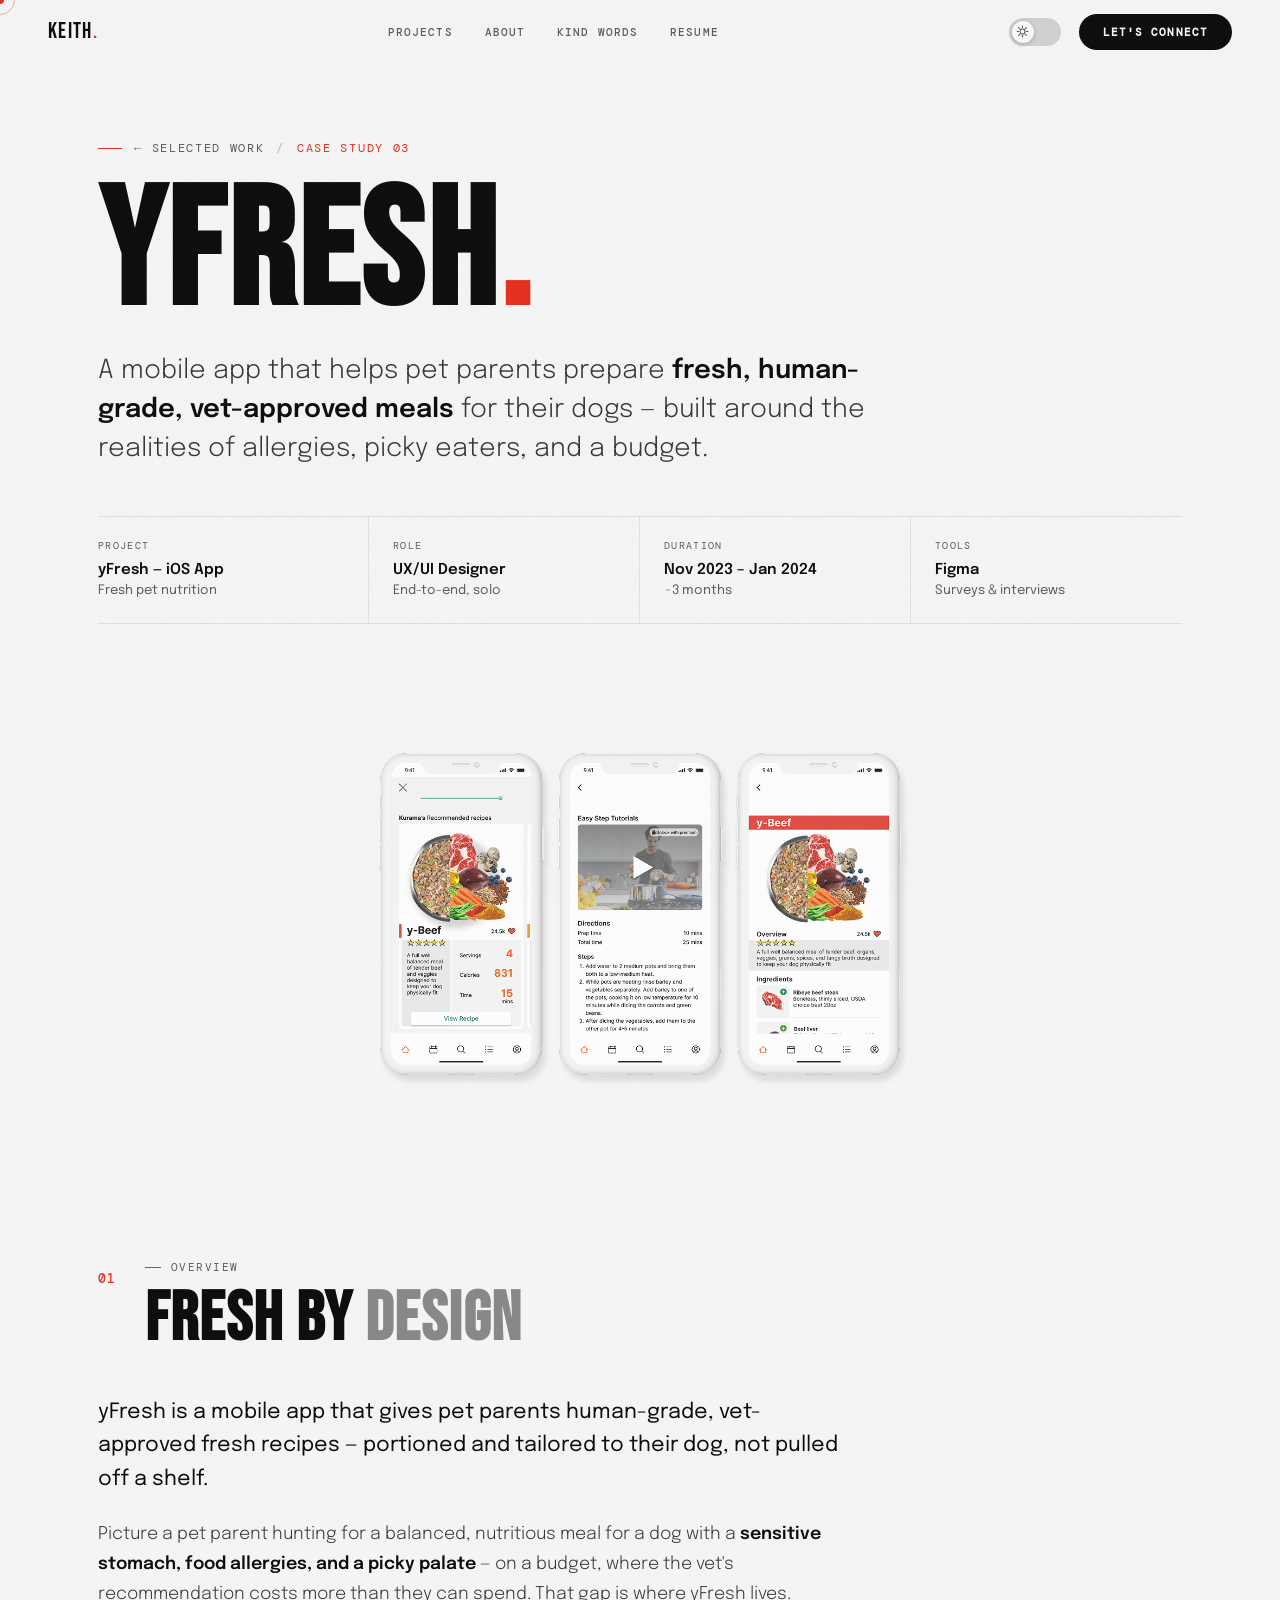
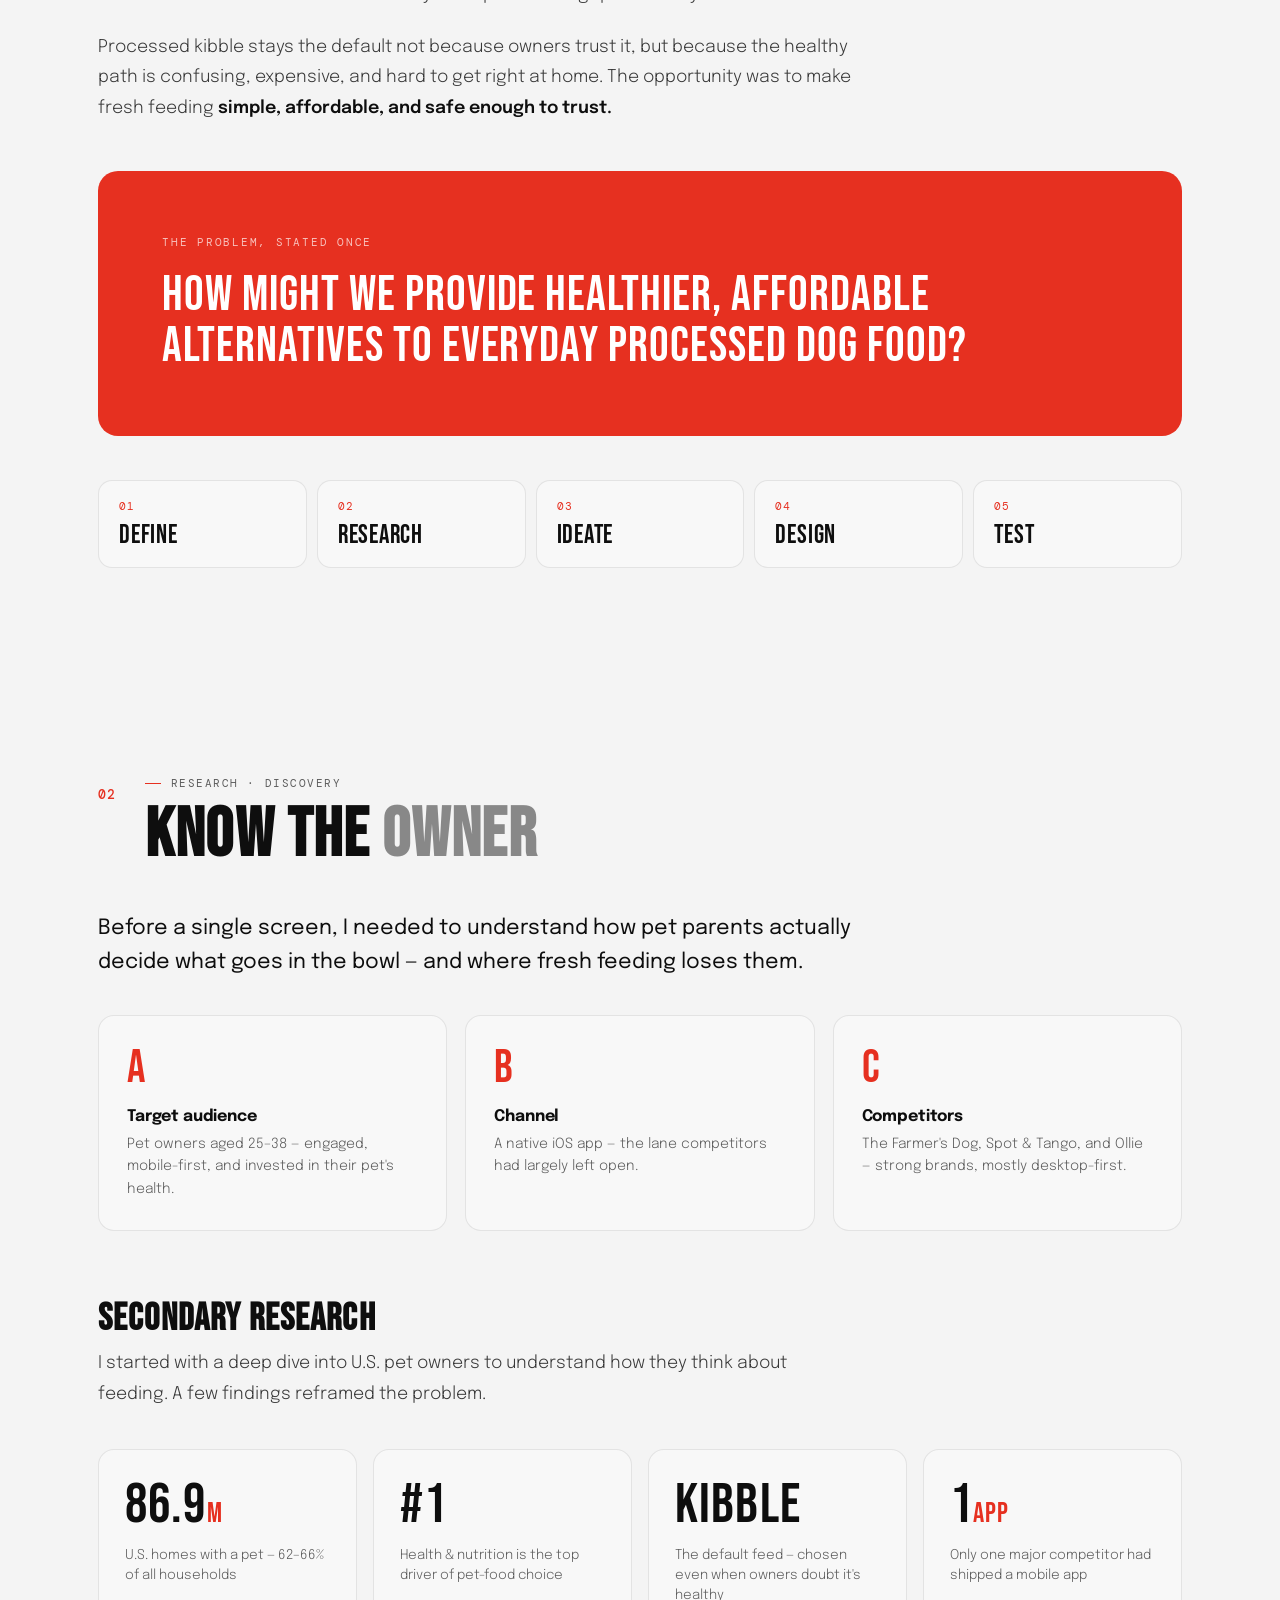
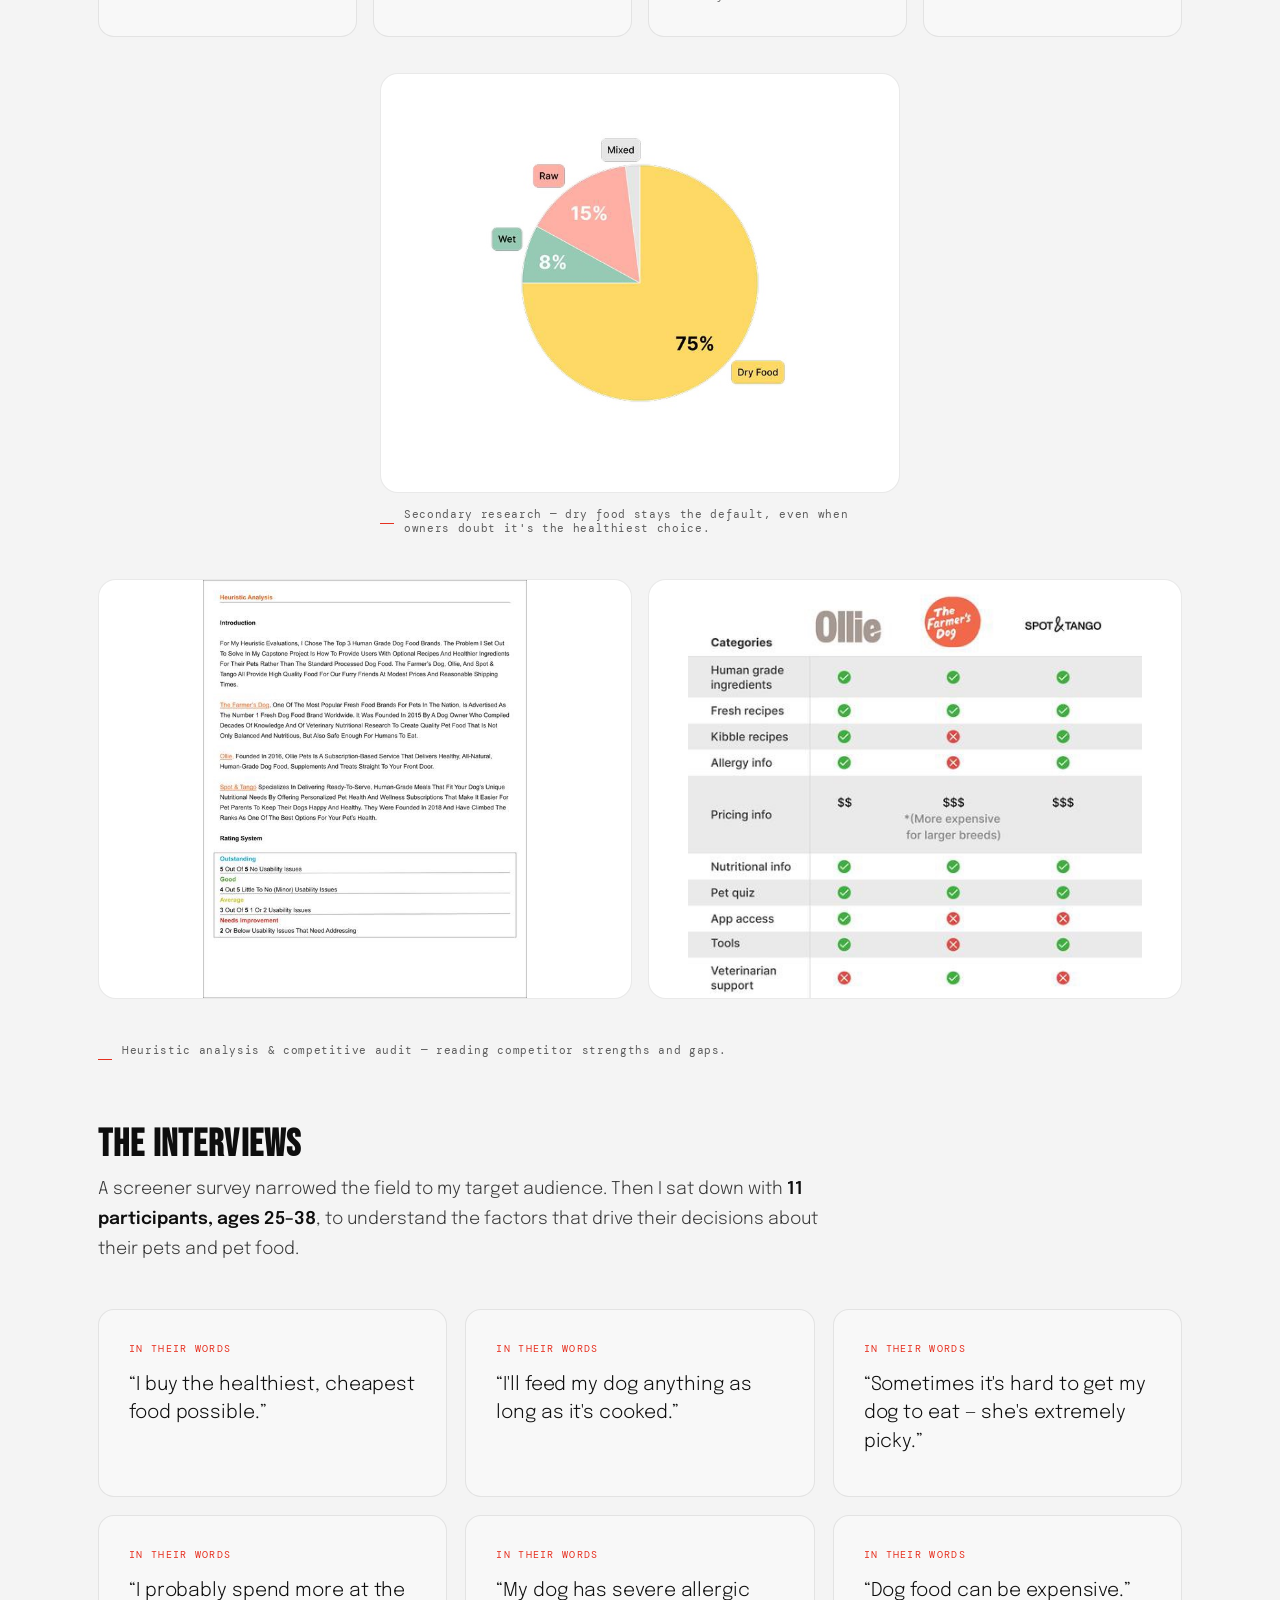
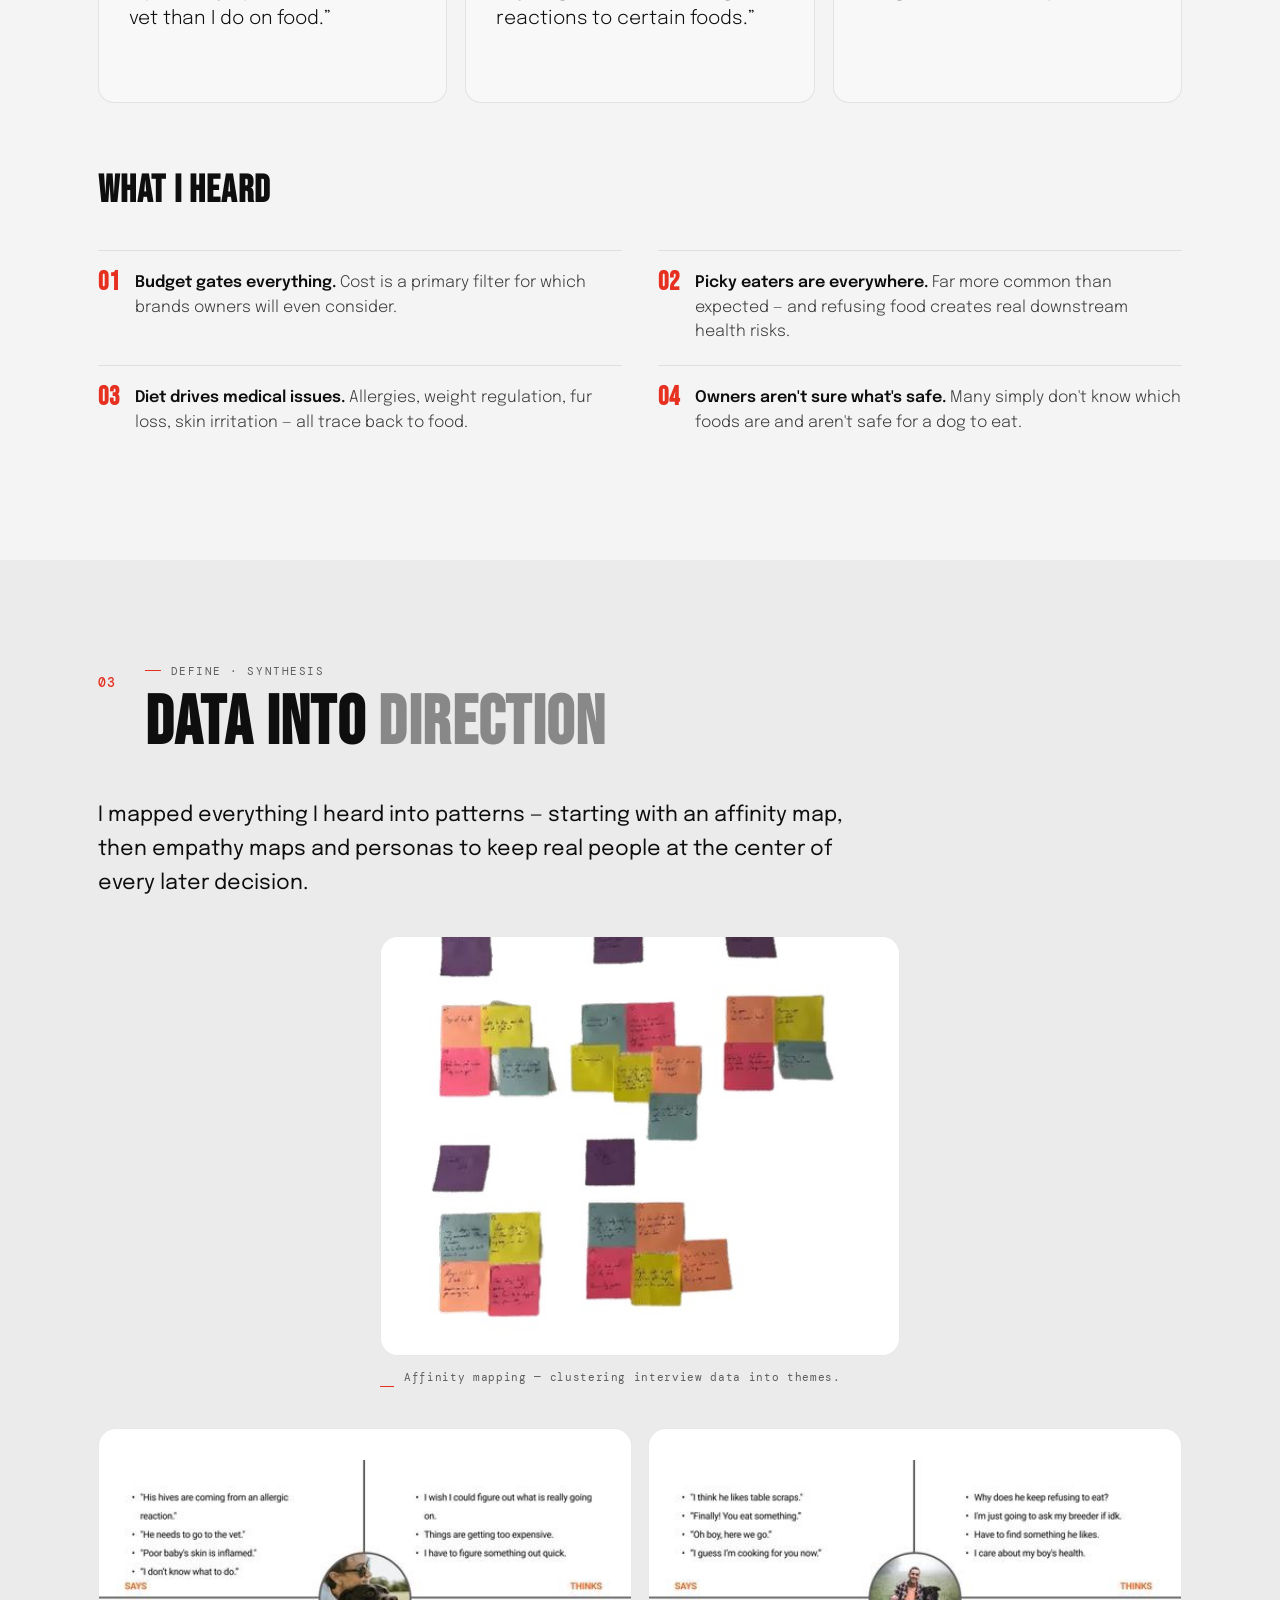
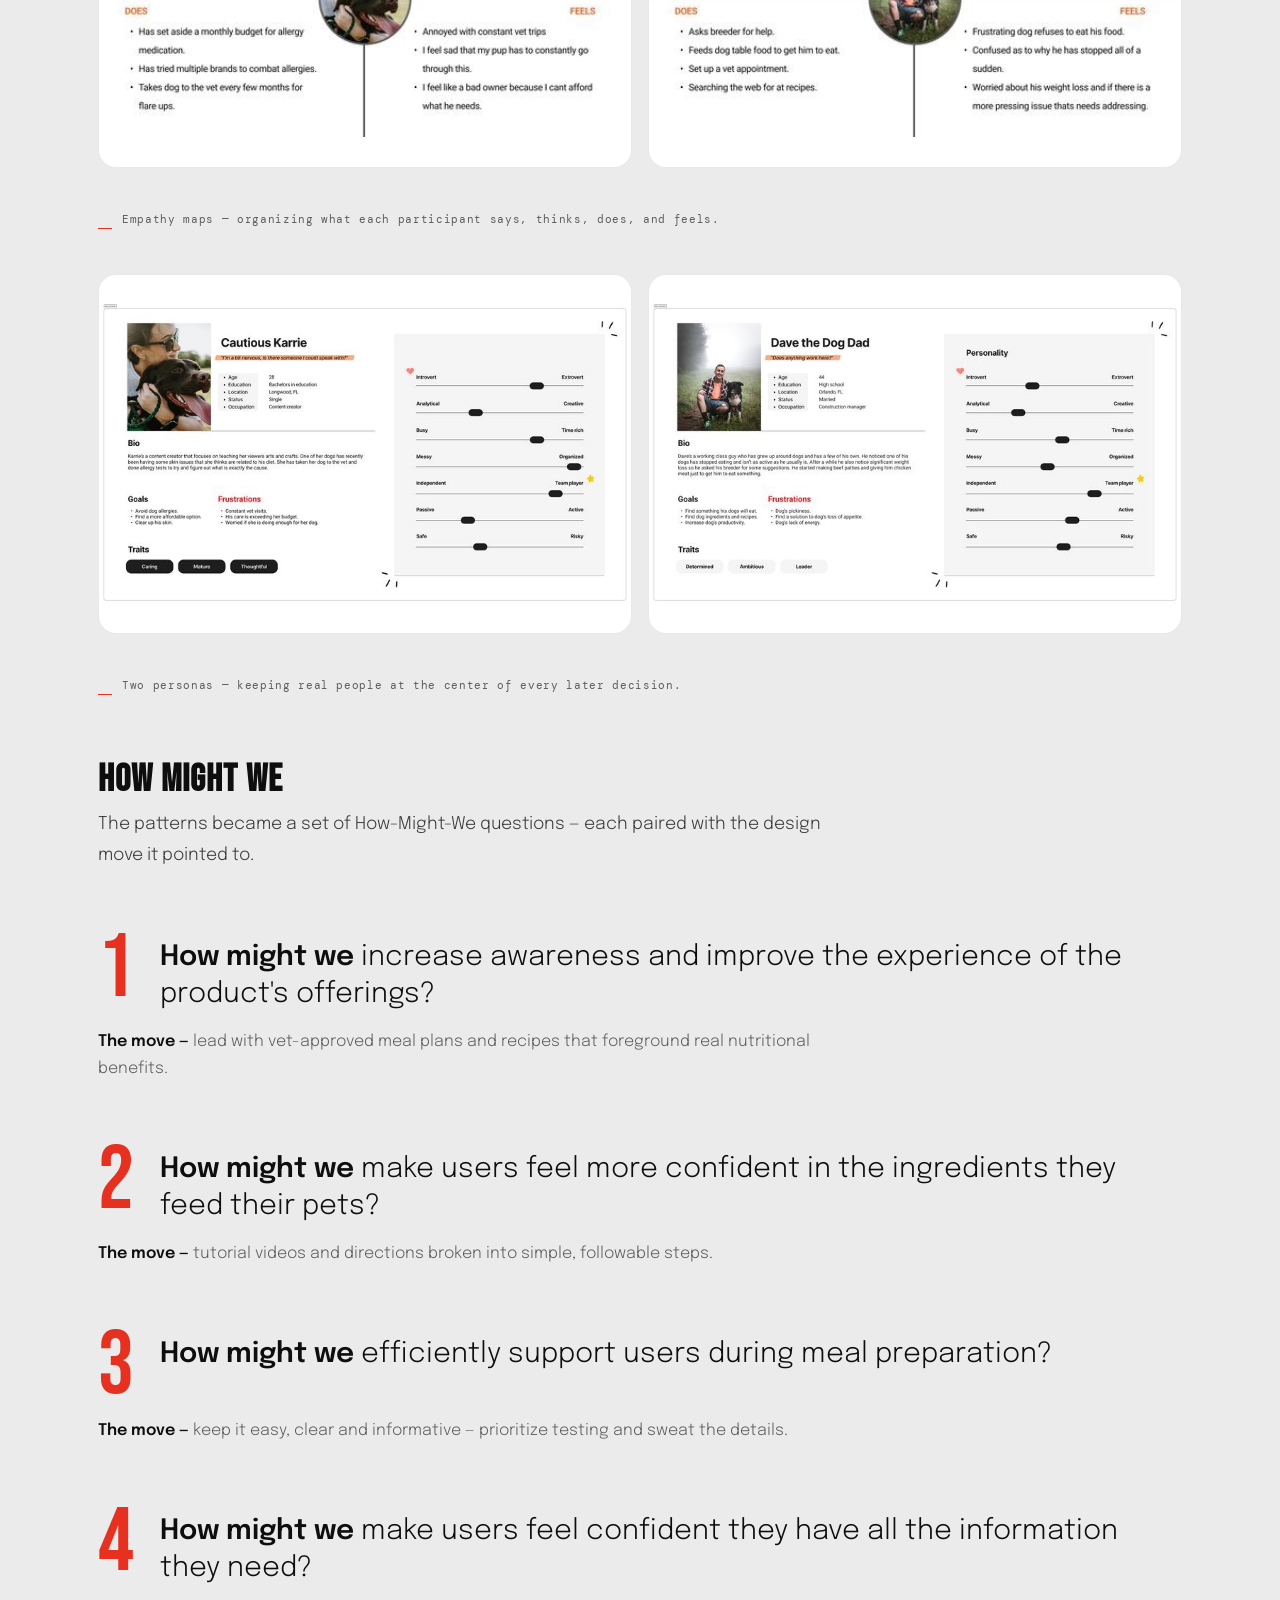
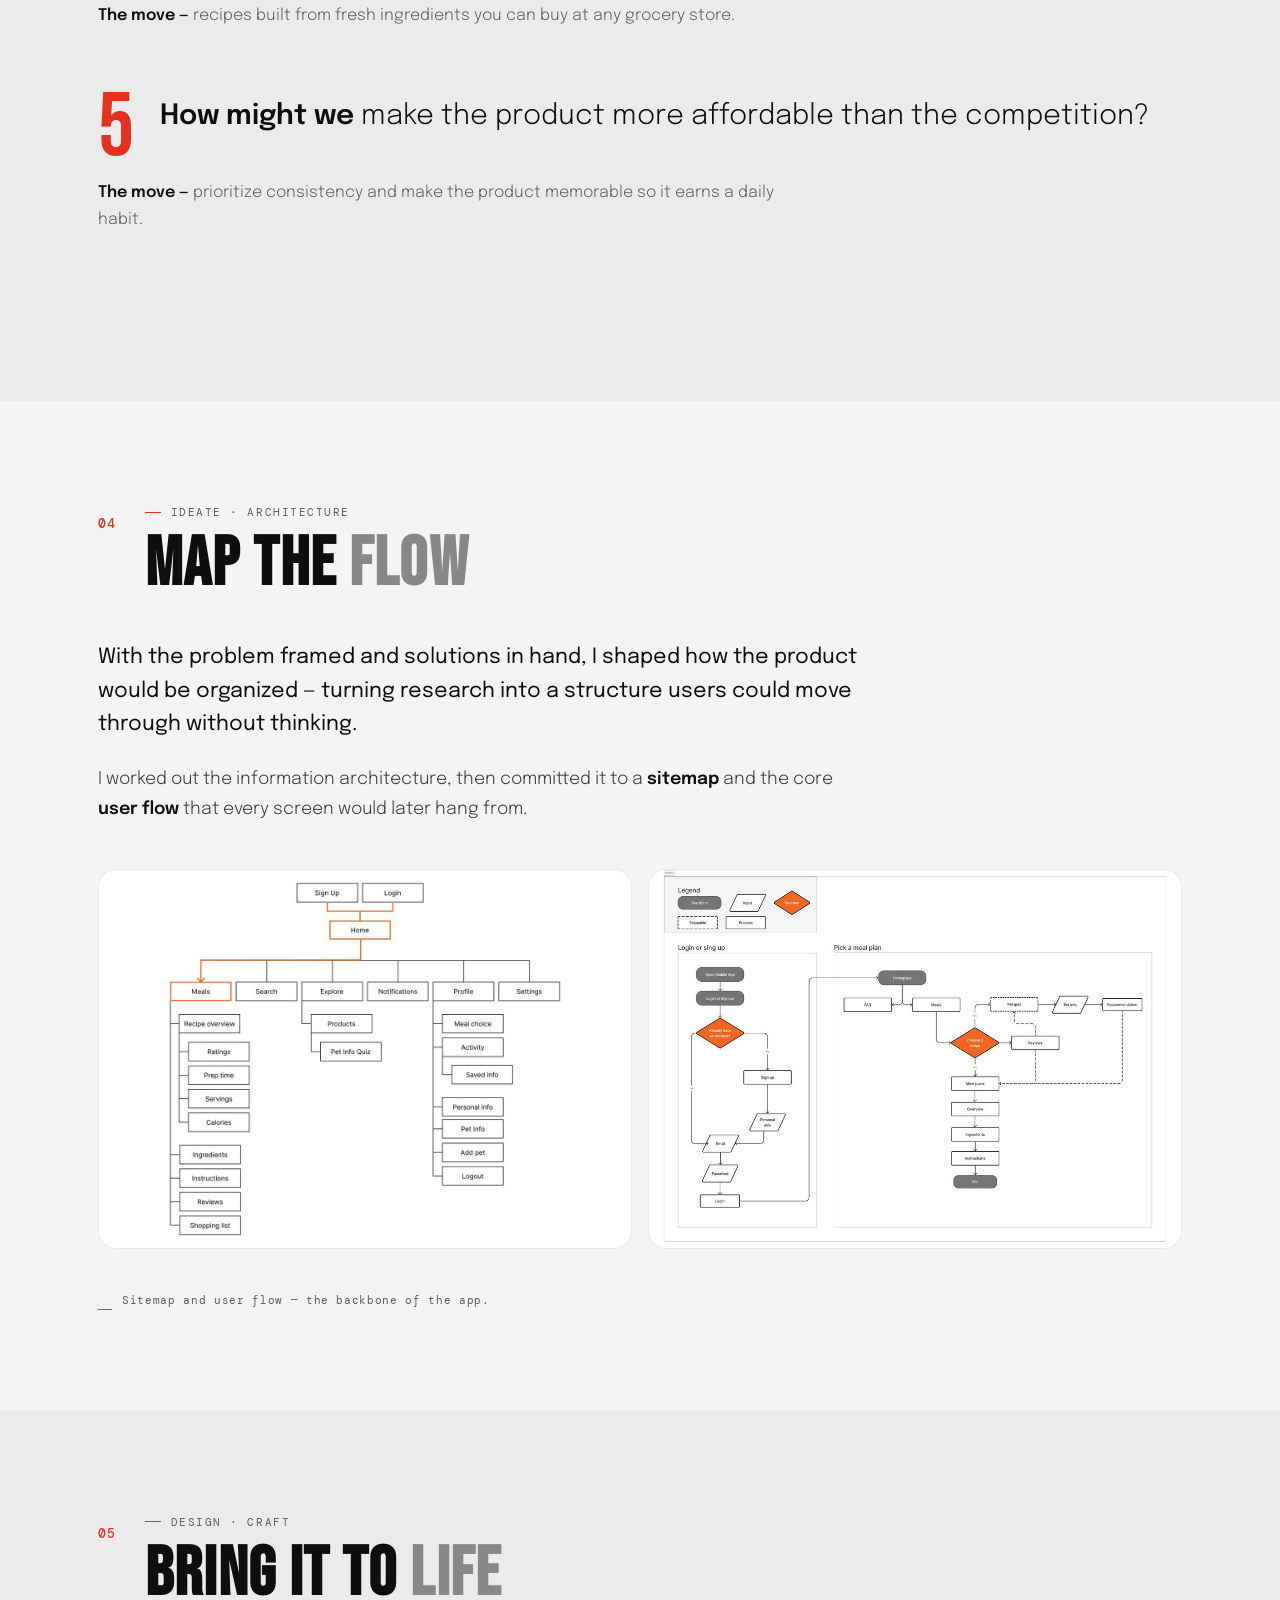
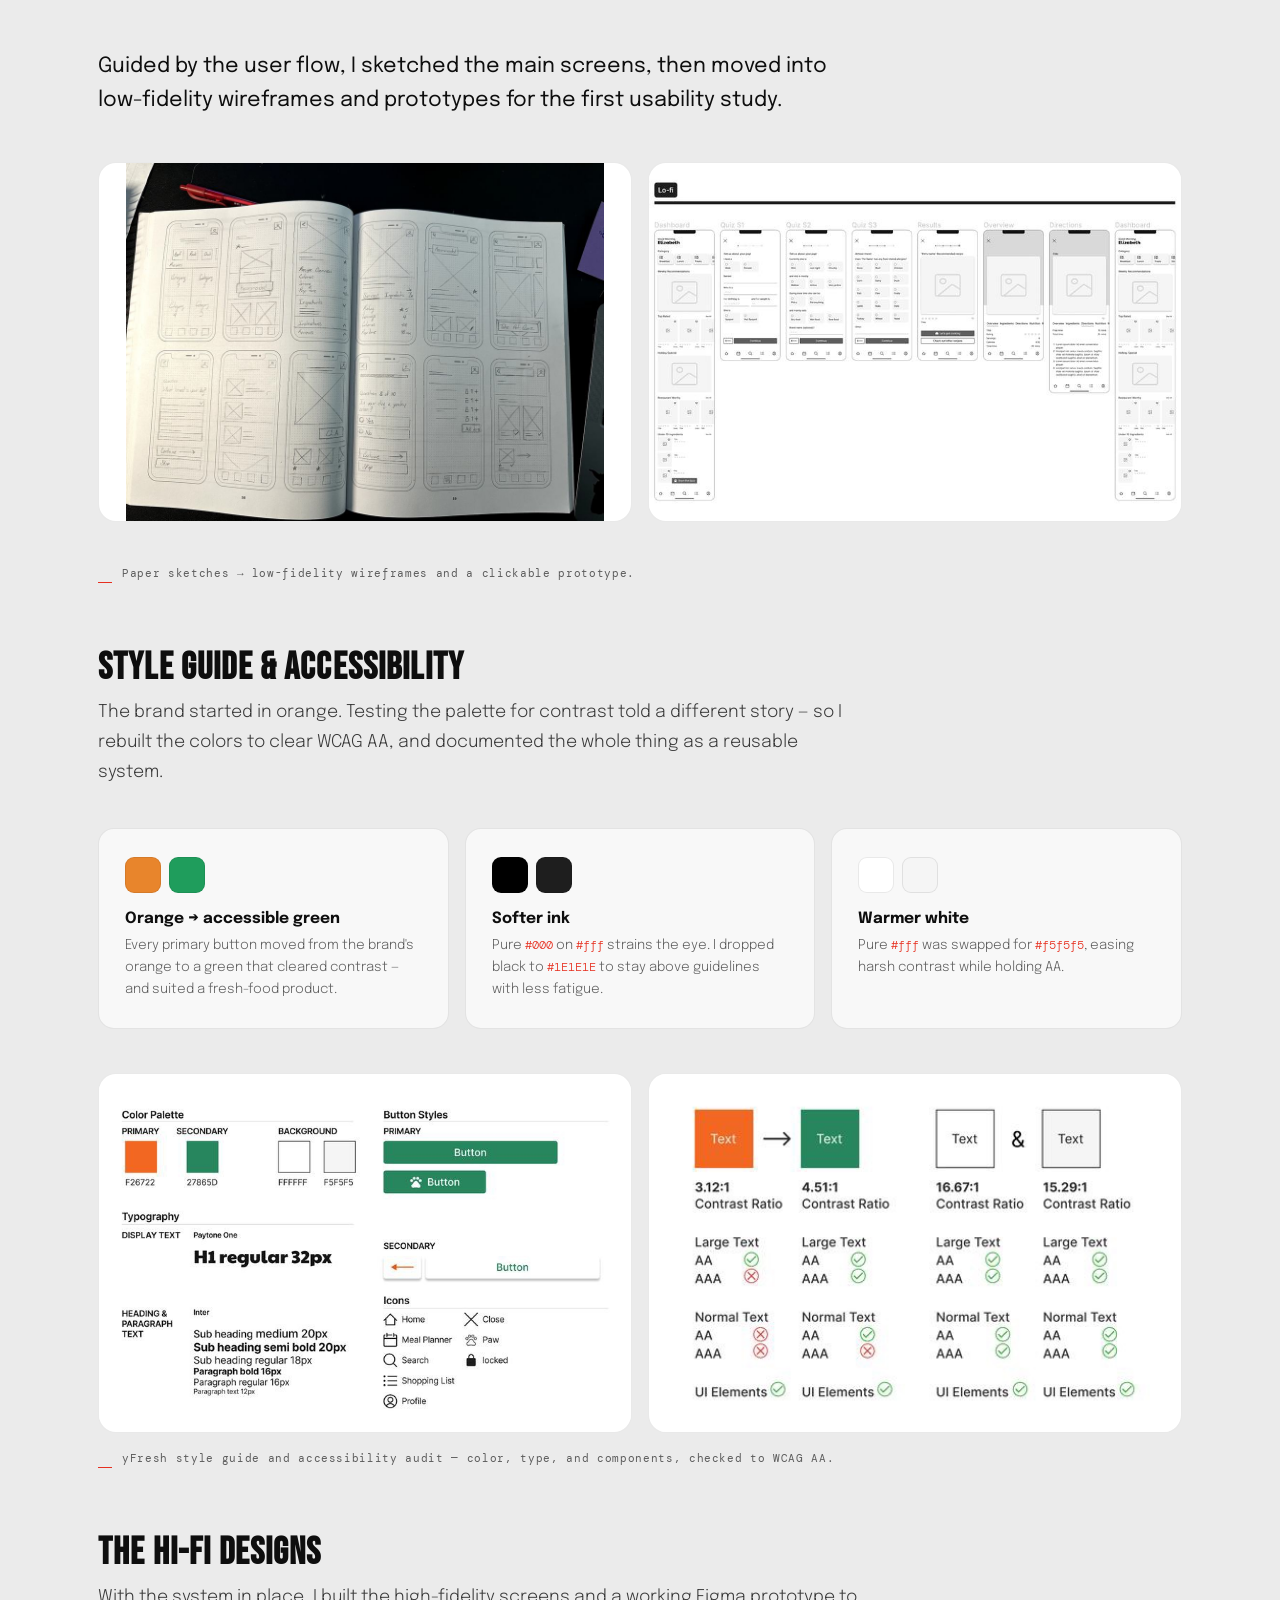
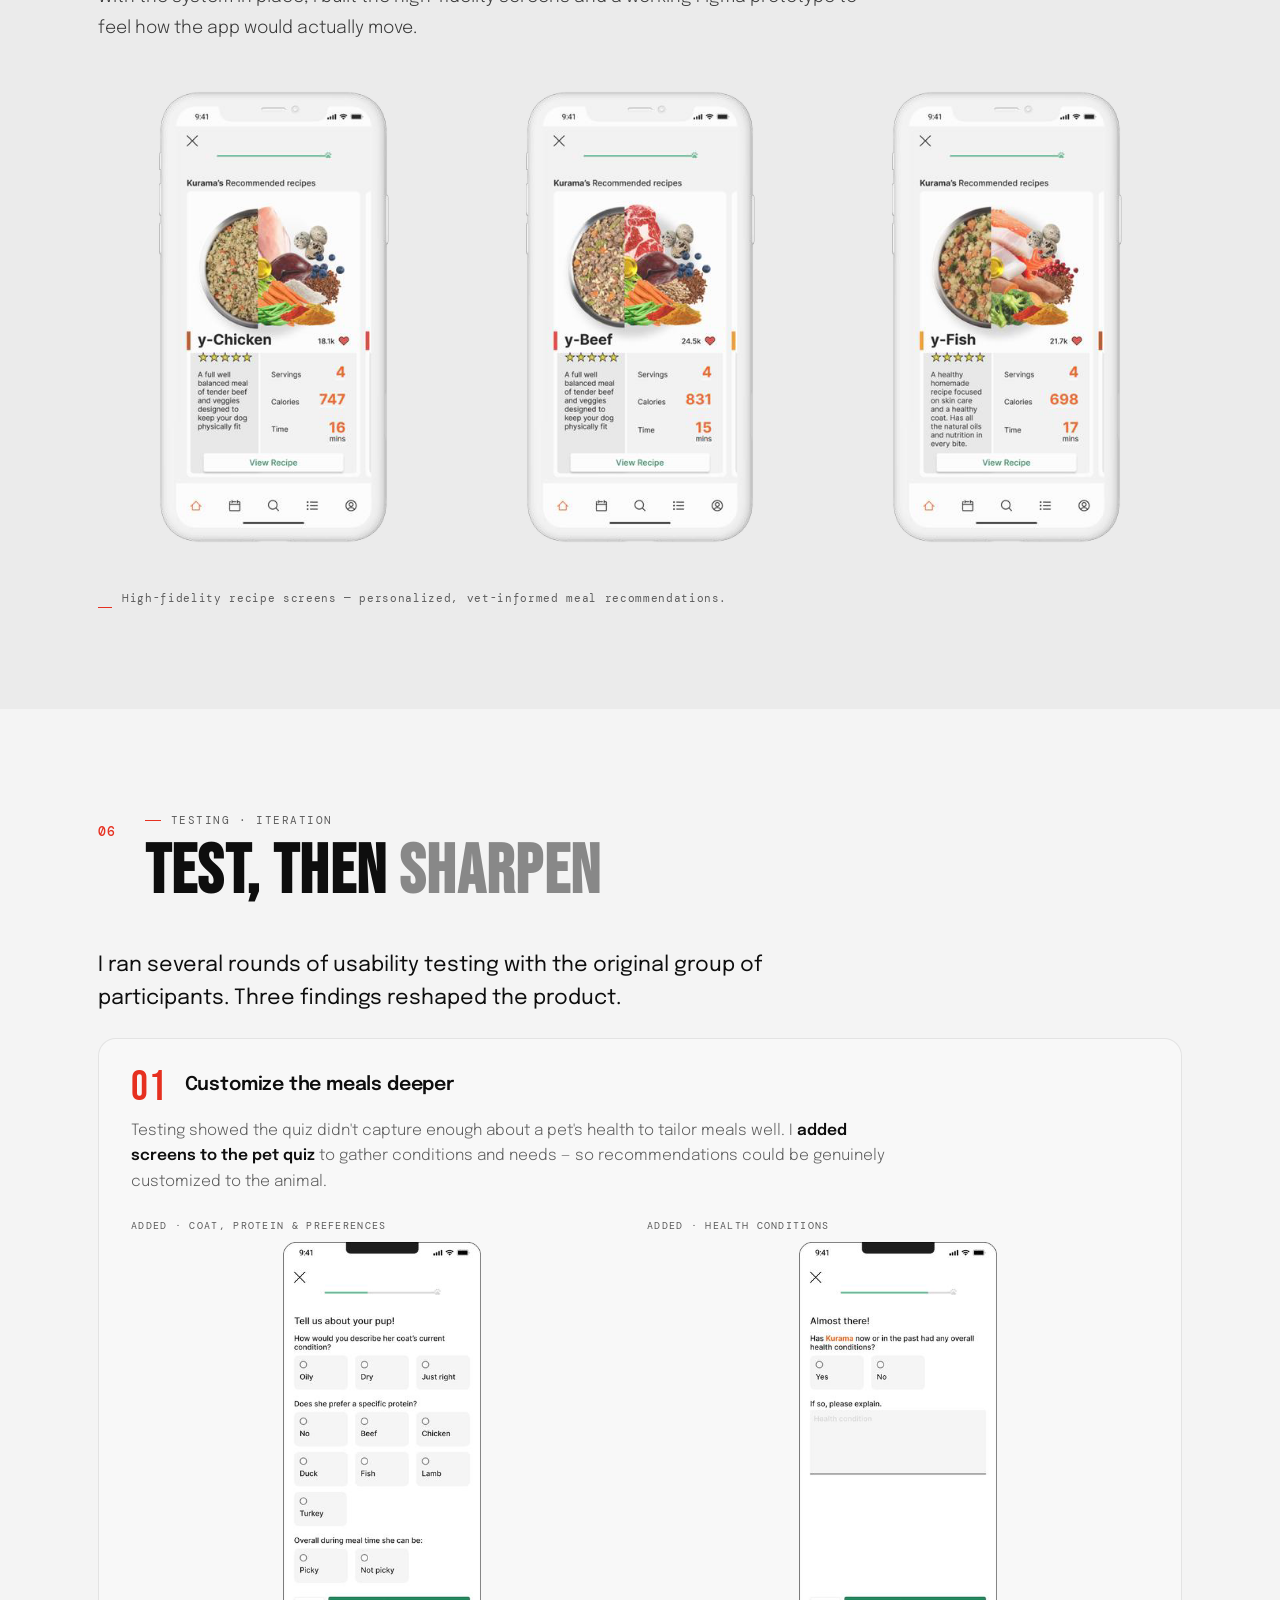
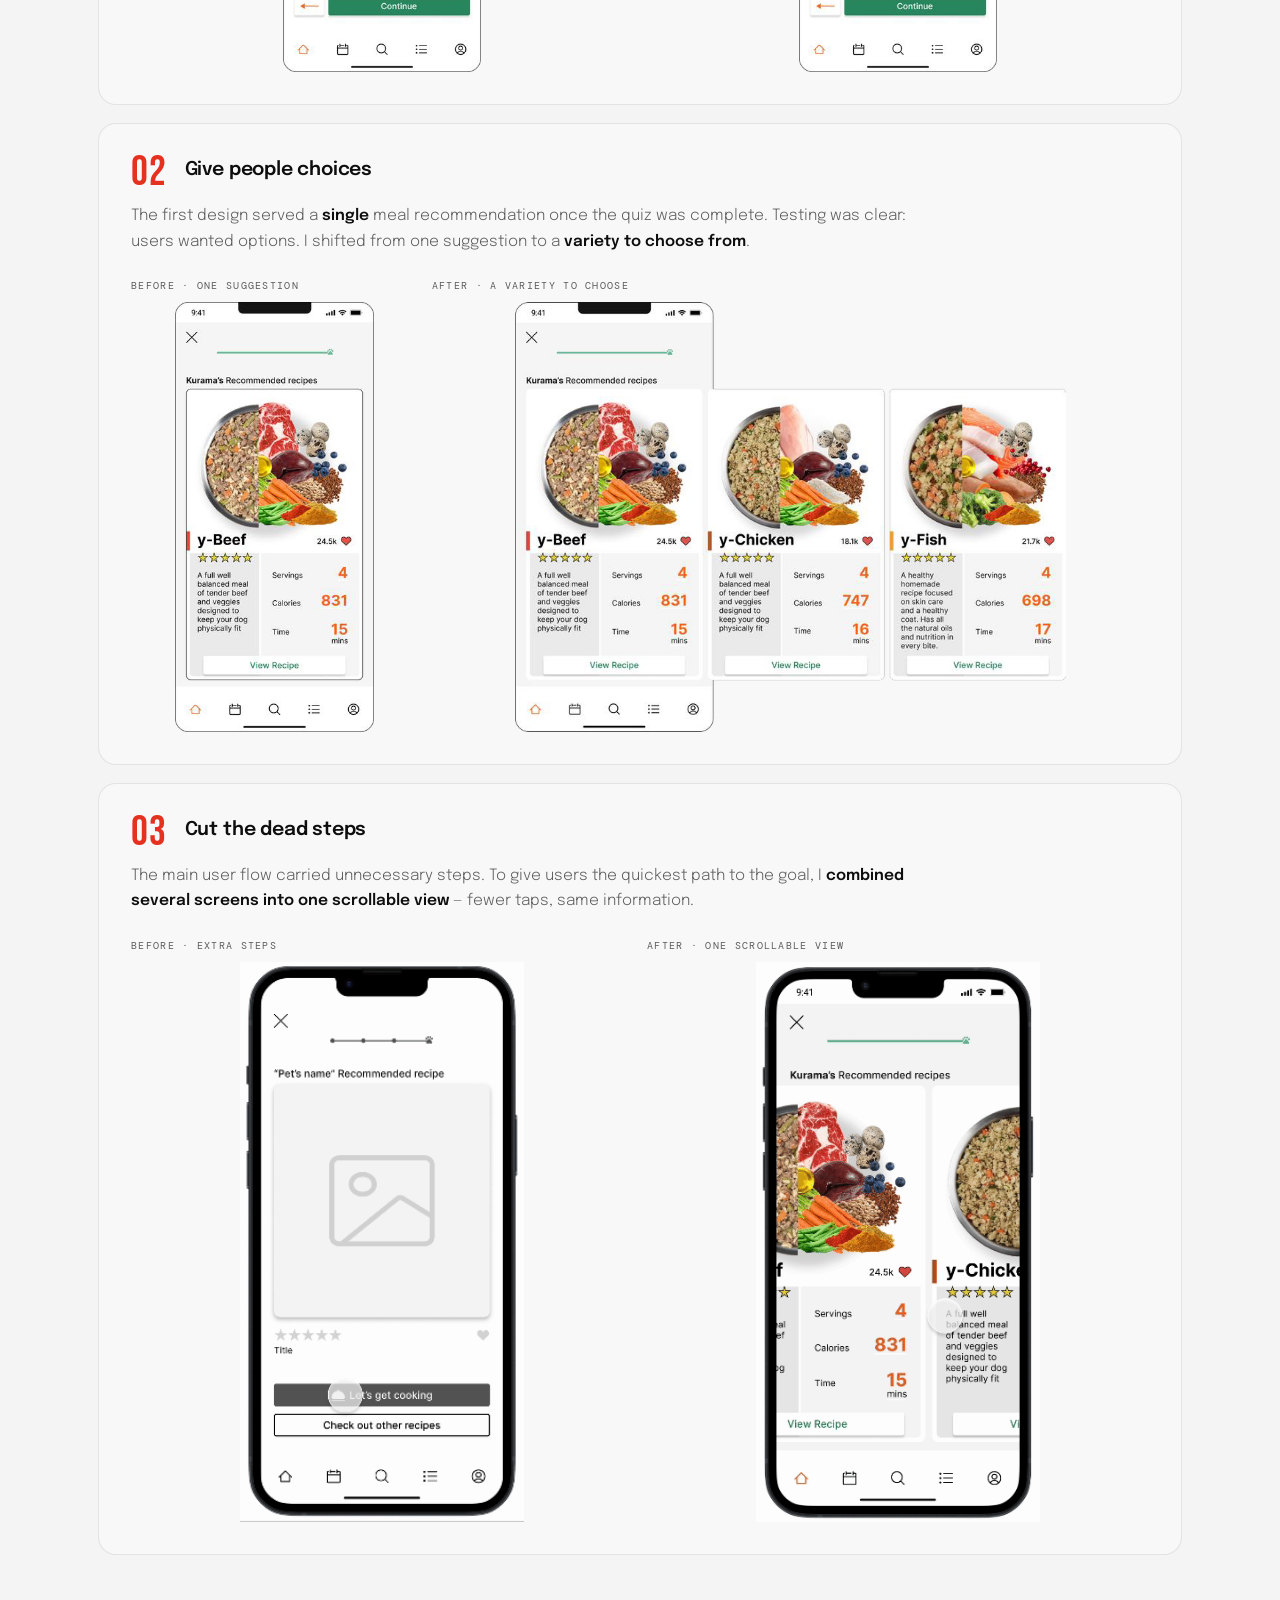
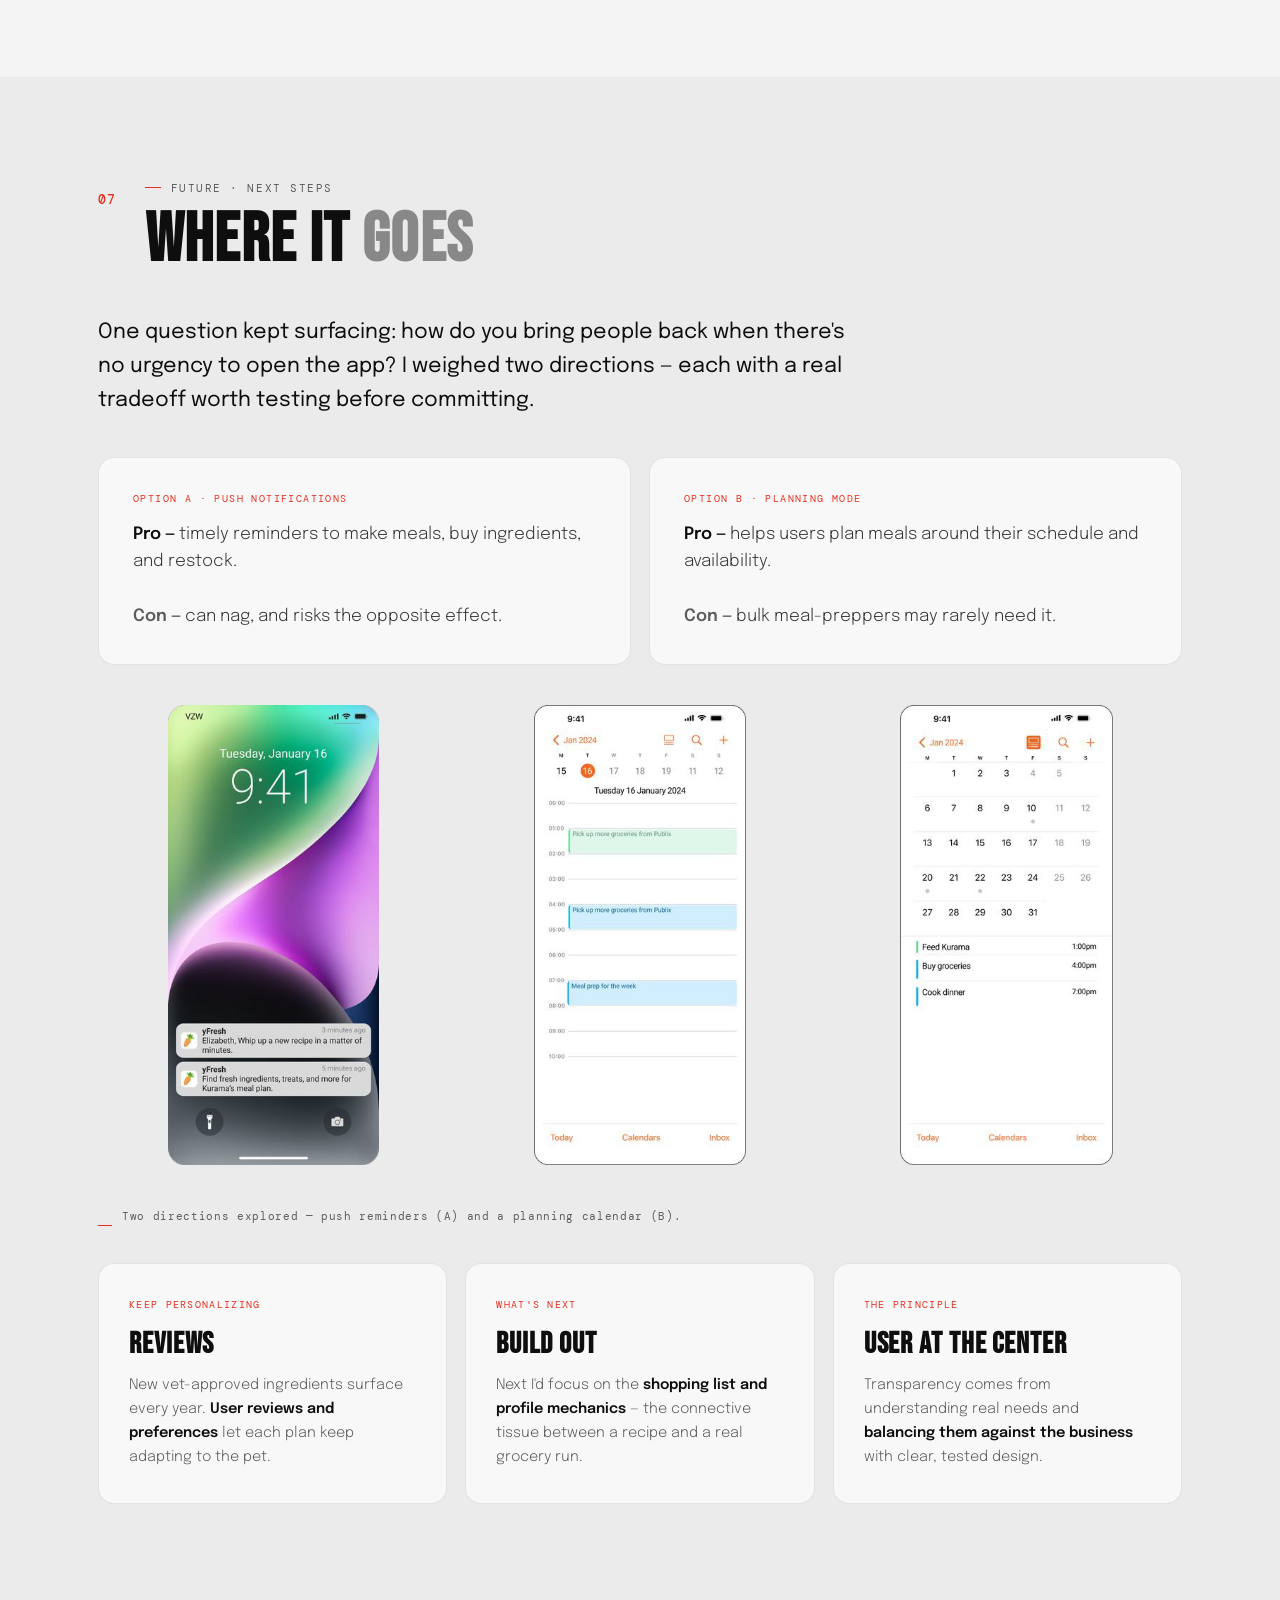
<file: yfresh.html>
<!DOCTYPE html>
<html lang="en" data-theme="light">
<head>
<meta charset="UTF-8"/>
<meta name="viewport" content="width=device-width, initial-scale=1"/>
<title>yFresh — Case Study · Keith Brooks</title>
<meta name="description" content="yFresh — a mobile app for fresh, human-grade, vet-approved pet meals, designed around real allergies, picky eaters, and budgets. A case study by Keith Brooks, UX/UI Designer."/>
<link rel="preconnect" href="https://fonts.googleapis.com"/>
<link rel="preconnect" href="https://fonts.gstatic.com" crossorigin/>
<link href="https://fonts.googleapis.com/css2?family=Bebas+Neue&family=Epilogue:ital,wght@0,300;0,400;0,500;0,600;0,700;1,300;1,400&family=DM+Mono:wght@400;500&display=swap" rel="stylesheet"/>
<link rel="stylesheet" href="assets/ds.css"/>
<!-- <script src="assets/gate.js"></script> -->
<style>
/* ============================================================
   MARKETSQUARE CASE STUDY — page styles
   (Reusable template: duplicate, swap copy + image URLs.)
   ============================================================ */
.wrap{max-width:var(--maxw);margin:0 auto;padding:0 var(--pad-x);}
.col{max-width:760px;}

/* Back link under nav */
.cs-back{position:fixed;top:0;left:0;height:var(--nav-h);display:flex;align-items:center;}

/* ---------- HERO ---------- */
.cs-hero{padding:140px var(--pad-x) 0;max-width:var(--maxw);margin:0 auto;}
.cs-hero-eyebrow{display:flex;align-items:center;gap:12px;font-family:var(--f-mono);font-size:12px;letter-spacing:.14em;text-transform:uppercase;color:var(--muted);margin-bottom:28px;}
.cs-hero-eyebrow .num{color:var(--accent-d);}
.cs-hero-eyebrow::before{content:'';width:24px;height:1px;background:var(--accent-d);}
.cs-hero h1{font-family:var(--f-display);font-size:clamp(72px,13vw,200px);line-height:.86;letter-spacing:.02em;color:var(--ink);margin-bottom:24px;}
.cs-hero h1 .hl{color:var(--accent-d);}
.cs-lede{font-family:var(--f-body);font-size:clamp(19px,2.1vw,26px);line-height:1.5;font-weight:300;color:var(--body);max-width:780px;margin-bottom:48px;}
.cs-lede strong{font-weight:600;color:var(--ink);}

.cs-meta{display:grid;grid-template-columns:repeat(4,1fr);border-top:1px solid var(--border);border-bottom:1px solid var(--border);}
.cs-meta-cell{padding:22px 24px;border-right:1px solid var(--border);}
.cs-meta-cell:first-child{padding-left:0;}
.cs-meta-cell:last-child{border-right:none;}
.cs-meta-k{font-family:var(--f-mono);font-size:10px;letter-spacing:.13em;text-transform:uppercase;color:var(--muted);margin-bottom:8px;}
.cs-meta-v{font-family:var(--f-body);font-size:15px;font-weight:600;color:var(--ink);line-height:1.35;}

.cs-hero-fig{margin:48px 0 0;display:flex;justify-content:center;}
.cs-hero-fig img{height:auto;max-height:500px;width:auto;max-width:100%;display:block;}

/* ---------- SECTION SHELL ---------- */
.cs-sec{padding:104px 0;position:relative;scroll-margin-top:84px;}
.cs-sec.alt{background:var(--bg2);}
.sec-head{display:flex;gap:28px;align-items:flex-start;margin-bottom:44px;}
.sec-no{font-family:var(--f-mono);font-size:13px;font-weight:500;color:var(--accent-d);letter-spacing:.1em;padding-top:10px;flex-shrink:0;}
.sec-title{font-family:var(--f-display);font-size:clamp(40px,5.4vw,76px);line-height:.92;letter-spacing:.02em;color:var(--ink);}
.sec-title .dim{color:var(--dim);}
.sec-kicker{font-family:var(--f-mono);font-size:11px;letter-spacing:.14em;text-transform:uppercase;color:var(--muted);margin-bottom:14px;display:flex;align-items:center;gap:10px;}
.sec-kicker::before{content:'';width:16px;height:1px;background:var(--accent-d);}

.prose p{font-family:var(--f-body);font-size:17.5px;line-height:1.74;color:var(--body);font-weight:300;margin-bottom:22px;max-width:760px;}
.prose p strong{font-weight:600;color:var(--ink);}
.prose p em{font-style:italic;}
.lead{font-size:21px!important;line-height:1.6!important;color:var(--ink)!important;font-weight:400!important;}

/* ---------- PULL QUOTE ---------- */
.pull{margin:56px 0;padding:0 0 0 28px;border-left:3px solid var(--accent-d);max-width:840px;}
.pull p{font-family:var(--f-display);font-size:clamp(28px,4vw,52px);line-height:1.04;letter-spacing:.02em;color:var(--ink);}
.pull .hl{color:var(--accent-d);}

/* ---------- GOAL / NUMBERED LIST ---------- */
.goal-grid{display:grid;grid-template-columns:repeat(3,1fr);gap:18px;margin-top:36px;}
.goal{background:var(--card);border:1px solid var(--border);border-radius:16px;padding:30px 28px;transition:transform .35s var(--ease-expo),border-color .3s;}
.goal:hover{transform:translateY(-4px);border-color:var(--accent-d);}
.goal-no{font-family:var(--f-display);font-size:46px;line-height:1;color:var(--accent-d);margin-bottom:16px;letter-spacing:.02em;}
.goal h4{font-family:var(--f-body);font-size:16px;font-weight:700;color:var(--ink);margin-bottom:8px;letter-spacing:-.01em;}
.goal p{font-family:var(--f-body);font-size:14px;line-height:1.6;color:var(--muted);font-weight:300;}

/* ---------- TWO-CARD (business / user need) ---------- */
.need-grid{display:grid;grid-template-columns:1fr 1fr;gap:18px;margin:40px 0;}
.need{border-radius:16px;padding:34px;border:1px solid var(--border);}
.need.biz{background:var(--ink);color:var(--bg);}
.need.usr{background:var(--card);}
.need-tag{font-family:var(--f-mono);font-size:10px;letter-spacing:.14em;text-transform:uppercase;margin-bottom:16px;}
.need.biz .need-tag{color:rgba(255,255,255,.5);}
.need.usr .need-tag{color:var(--accent-d);}
.need p{font-family:var(--f-body);font-size:17px;line-height:1.6;font-weight:300;}
.need.biz p{color:rgba(255,255,255,.92);}
.need.usr p{color:var(--body);}
.need p strong{font-weight:600;}
.need.usr p strong{color:var(--ink);}

/* ---------- PROBLEM STATEMENT ---------- */
.problem{margin:48px 0 8px;background:var(--accent-d);border-radius:20px;padding:clamp(40px,5vw,68px);color:#fff;}
.problem .lbl{font-family:var(--f-mono);font-size:11px;letter-spacing:.16em;text-transform:uppercase;color:rgba(255,255,255,.7);margin-bottom:22px;}
.problem p{font-family:var(--f-display);font-size:clamp(28px,3.8vw,50px);line-height:1.04;letter-spacing:.02em;color:#fff;}

/* ---------- FRICTION CARDS ---------- */
.friction-grid{display:grid;grid-template-columns:repeat(3,1fr);gap:18px;margin-top:40px;}
.fr{background:var(--card);border:1px solid var(--border);border-radius:16px;padding:30px 28px;}
.fr-no{font-family:var(--f-mono);font-size:11px;letter-spacing:.12em;color:var(--accent-d);margin-bottom:18px;}
.fr h4{font-family:var(--f-display);font-size:30px;letter-spacing:.03em;color:var(--ink);margin-bottom:12px;}
.fr p{font-family:var(--f-body);font-size:14px;line-height:1.62;color:var(--muted);font-weight:300;}

/* ---------- FIGURES ---------- */
.fig{margin:44px 0;}
.fig-frame{border-radius:18px;overflow:hidden;border:1px solid var(--border);background:#fff;}
.fig-frame img{width:100%;height:auto;display:block;}
.fig-cap{font-family:var(--f-mono);font-size:11px;letter-spacing:.06em;color:var(--muted);margin-top:14px;display:flex;gap:10px;align-items:baseline;}
.fig-cap::before{content:'';width:14px;height:1px;background:var(--accent-d);flex-shrink:0;position:relative;top:6px;}
.fig-row{display:grid;gap:16px;margin:44px 0;}
.fig-row.r3{grid-template-columns:repeat(3,1fr);}
.fig-row.r2{grid-template-columns:repeat(2,1fr);}
.fig-row .fig-frame img{width:100%;height:auto;}

/* VALIDATION CARDS (mirror reflection cards) */
.val-grid{display:grid;grid-template-columns:1fr 1fr;gap:18px;margin:44px 0 0;}
.val-card{background:var(--card);border:1px solid var(--border);border-radius:16px;padding:32px 30px;display:flex;flex-direction:column;gap:16px;margin:0;min-height:188px;transition:transform .35s var(--ease-expo),border-color .3s;}
.val-card:hover{transform:translateY(-4px);border-color:var(--accent-d);}
.val-tag{font-family:var(--f-mono);font-size:10px;letter-spacing:.13em;text-transform:uppercase;color:var(--accent-d);}
.val-quote{font-family:var(--f-body);font-size:19px;line-height:1.5;color:var(--ink);font-weight:300;letter-spacing:-.005em;}
.val-quote strong{font-weight:600;color:var(--accent-d);}
@media(max-width:700px){.val-grid{grid-template-columns:1fr;}}

/* DESIGN SYSTEM BOARD (auto-scaled live artifact) */
.dsboard-frame{position:relative;aspect-ratio:1600/1080;overflow:hidden;padding:0;}
.dsboard-scale{position:absolute;top:0;left:0;width:1600px;height:1080px;transform-origin:top left;}
.dsboard-scale iframe{width:1600px;height:1080px;border:0;display:block;background:#FBFAFD;}

/* SOLUTION FIGS — sized to match iteration thumbnails */
.sol-figs{display:flex;gap:16px;flex-wrap:wrap;}
.sol-figs .fig{width:340px;max-width:100%;margin:0;flex:0 0 auto;}

/* yFresh additions */
image-slot{border:1px solid var(--border);background:var(--bg2);border-radius:18px;overflow:hidden;}
.proc{display:flex;flex-wrap:wrap;gap:10px;margin:44px 0 0;}
.proc-step{flex:1;min-width:120px;display:flex;flex-direction:column;gap:10px;padding:18px 20px;border:1px solid var(--border);border-radius:14px;background:var(--card);}
.proc-n{font-family:var(--f-mono);font-size:11px;color:var(--accent-d);letter-spacing:.1em;}
.proc-t{font-family:var(--f-display);font-size:26px;letter-spacing:.03em;color:var(--ink);line-height:1;}
.stat-grid{display:grid;grid-template-columns:repeat(4,1fr);gap:16px;margin-top:40px;}
.stat{background:var(--card);border:1px solid var(--border);border-radius:16px;padding:30px 26px;}
.stat-n{font-family:var(--f-display);font-size:clamp(40px,4.4vw,58px);line-height:.9;color:var(--ink);margin-bottom:14px;letter-spacing:.02em;}
.stat-n .u{font-size:.5em;color:var(--accent-d);}
.stat-k{font-family:var(--f-body);font-size:13.5px;line-height:1.5;color:var(--muted);font-weight:300;}
.insights{display:grid;grid-template-columns:1fr 1fr;gap:0 36px;margin-top:36px;}
.ins{display:flex;gap:16px;font-family:var(--f-body);font-size:16px;line-height:1.55;color:var(--body);font-weight:300;padding:20px 0;border-top:1px solid var(--border);}
.ins b{font-family:var(--f-display);font-size:26px;color:var(--accent-d);letter-spacing:.02em;line-height:.9;flex-shrink:0;}
.ba{margin:0 0 18px;background:var(--card);border:1px solid var(--border);border-radius:18px;padding:32px;}
.ba-head{display:flex;gap:18px;align-items:flex-start;margin-bottom:14px;}
.ba-no{font-family:var(--f-display);font-size:42px;color:var(--accent-d);line-height:.8;letter-spacing:.02em;flex-shrink:0;}
.ba-t{font-family:var(--f-body);font-size:19px;font-weight:600;color:var(--ink);letter-spacing:-.01em;padding-top:4px;}
.ba-b{font-family:var(--f-body);font-size:15.5px;line-height:1.65;color:var(--muted);font-weight:300;max-width:780px;}
.ba-b strong{color:var(--ink);font-weight:600;}
.ba-pair{display:grid;grid-template-columns:1fr 1fr;gap:14px;margin-top:24px;align-items:start;}
/* equal-size side-by-side images */
.fig-row .fig-frame{height:var(--rh,360px);display:flex;align-items:center;justify-content:center;background:#fff;}
.fig-row .fig-frame img{width:100%;height:100%;object-fit:contain;}
.ba-pair .fig-frame{height:var(--rh,540px);display:flex;align-items:center;justify-content:center;background:#fff;}
.ba-pair .fig-frame img{width:100%;height:100%;object-fit:contain;}
.single-fig{margin:36px auto;max-width:520px;}
.single-fig .fig-frame{height:420px;display:flex;align-items:center;justify-content:center;background:#fff;}
.single-fig .fig-frame img{width:100%;height:100%;object-fit:contain;}
/* phone screens — transparent, no frame */
.phone-fig .fig-frame{background:transparent!important;border:none!important;border-radius:0;}
/* zoom controls */
.zoom-in .fig-frame img{object-fit:cover;}
.zoom-out .fig-frame{padding:38px;}
.ba-col .pl{font-family:var(--f-mono);font-size:10px;letter-spacing:.13em;text-transform:uppercase;color:var(--muted);margin-bottom:10px;}
.a11y{display:grid;grid-template-columns:repeat(3,1fr);gap:16px;margin:40px 0;}
.a11y-card{background:var(--card);border:1px solid var(--border);border-radius:16px;padding:28px 26px;}
.a11y-sw{display:flex;gap:8px;margin-bottom:18px;}
.a11y-sw span{width:36px;height:36px;border-radius:9px;border:1px solid var(--border);}
.a11y-card h4{font-family:var(--f-body);font-size:15.5px;font-weight:700;color:var(--ink);margin-bottom:8px;}
.a11y-card p{font-family:var(--f-body);font-size:13.5px;line-height:1.62;color:var(--muted);font-weight:300;}
.a11y-card code{font-family:var(--f-mono);font-size:12px;color:var(--accent-d);}
@media(max-width:900px){.stat-grid{grid-template-columns:1fr 1fr;}.insights{grid-template-columns:1fr;}.a11y{grid-template-columns:1fr;}.ba-pair{grid-template-columns:1fr;}.proc-step{min-width:90px;}}

/* ---------- HMW SOLUTION BLOCKS ---------- */
.hmw{margin:64px 0;}
.hmw-head{display:flex;gap:24px;align-items:flex-start;margin-bottom:14px;}
.hmw-no{font-family:var(--f-display);font-size:clamp(48px,7vw,92px);line-height:.8;color:var(--accent-d);letter-spacing:.02em;flex-shrink:0;}
.hmw-q{font-family:var(--f-body);font-size:clamp(20px,2.4vw,28px);line-height:1.32;font-weight:300;color:var(--ink);padding-top:6px;}
.hmw-q strong{font-weight:600;}
.hmw-body{font-family:var(--f-body);font-size:16px;line-height:1.7;color:var(--muted);font-weight:300;max-width:720px;margin:8px 0 0 0;padding-left:0;}
.hmw-body strong{color:var(--ink);font-weight:600;}

/* ---------- METRICS ---------- */
.results{display:grid;grid-template-columns:repeat(4,1fr);border-top:1px solid var(--border);border-left:1px solid var(--border);}
.res{padding:48px 32px;border-right:1px solid var(--border);border-bottom:1px solid var(--border);position:relative;overflow:hidden;}
.res::after{content:'';position:absolute;left:0;bottom:0;height:3px;width:100%;background:var(--accent-d);transform:scaleX(0);transform-origin:left;transition:transform .6s var(--ease-expo);}
.res:hover::after{transform:scaleX(1);}
.res-num{font-family:var(--f-display);font-size:clamp(54px,6vw,88px);line-height:.86;letter-spacing:.02em;color:var(--ink);margin-bottom:14px;}
.res-k{font-family:var(--f-body);font-size:14px;line-height:1.5;color:var(--body);font-weight:400;}
.res-sub{font-family:var(--f-mono);font-size:10px;letter-spacing:.1em;text-transform:uppercase;color:var(--muted);margin-top:8px;}

/* ---------- TAKEAWAYS ---------- */
.take-grid{display:grid;grid-template-columns:repeat(3,1fr);gap:18px;margin-top:40px;}
.take{background:var(--card);border:1px solid var(--border);border-radius:16px;padding:34px 30px;}
.take-tag{font-family:var(--f-mono);font-size:10px;letter-spacing:.13em;text-transform:uppercase;color:var(--accent-d);margin-bottom:18px;}
.take h4{font-family:var(--f-display);font-size:30px;letter-spacing:.03em;color:var(--ink);margin-bottom:14px;line-height:1;}
.take p{font-family:var(--f-body);font-size:14.5px;line-height:1.66;color:var(--muted);font-weight:300;}
.take p strong{color:var(--ink);font-weight:600;}

/* ---------- NEXT / CTA ---------- */
.cs-next{background:var(--ink);color:var(--bg);padding:clamp(64px,9vw,128px) var(--pad-x);text-align:center;}
.cs-next .s-tag{justify-content:center;color:rgba(255,255,255,.55);}
.cs-next .s-tag::before{background:var(--accent-d);}
.cs-next h2{font-family:var(--f-display);font-size:clamp(48px,8vw,108px);line-height:.92;letter-spacing:.03em;color:var(--bg);margin:14px 0 14px;}
.cs-next h2 .hl{color:var(--accent-d);}
.cs-next p{font-family:var(--f-body);font-size:17px;line-height:1.6;color:rgba(240,240,240,.7);font-weight:300;max-width:520px;margin:0 auto 40px;}
.cs-next-actions{display:flex;gap:14px;justify-content:center;flex-wrap:wrap;}
.cs-next .btn-light{background:var(--bg);color:var(--ink);}
.cs-next .btn-light:hover{background:var(--accent-d);color:#fff;transform:translateY(-2px);}
.cs-next .btn-outline{background:transparent;color:var(--bg);border:1px solid rgba(255,255,255,.25);}
.cs-next .btn-outline:hover{border-color:#fff;transform:translateY(-2px);}

/* ---------- STICKY SECTION RAIL ---------- */
.rail{position:fixed;top:50%;left:24px;transform:translateY(-50%);z-index:500;display:flex;flex-direction:column;gap:3px;}
.rail a{display:flex;align-items:center;gap:11px;font-family:var(--f-mono);font-size:10px;letter-spacing:.08em;text-transform:uppercase;color:var(--dim);padding:5px 0;transition:color .25s;cursor:none;}
.rail a .dot{width:7px;height:7px;border-radius:50%;border:1px solid var(--dim);transition:all .25s;flex-shrink:0;}
.rail a .lbl{opacity:0;transform:translateX(-4px);transition:opacity .25s,transform .25s;white-space:nowrap;}
.rail:hover a .lbl{opacity:1;transform:translateX(0);}
.rail a:hover{color:var(--ink);}
.rail a.active{color:var(--accent-d);}
.rail a.active .dot{background:var(--accent-d);border-color:var(--accent-d);transform:scale(1.25);}
.rail a.active .lbl{opacity:1;transform:translateX(0);}
@media(max-width:1320px){.rail{display:none;}}

/* ---------- RESPONSIVE ---------- */
@media(max-width:900px){
  .goal-grid,.friction-grid,.take-grid{grid-template-columns:1fr;}
  .need-grid{grid-template-columns:1fr;}
  .cs-meta{grid-template-columns:1fr 1fr;}
  .cs-meta-cell:nth-child(2){border-right:none;}
  .cs-meta-cell:nth-child(3),.cs-meta-cell:nth-child(4){border-top:1px solid var(--border);}
  .results{grid-template-columns:1fr 1fr;}
  .fig-row.r3{grid-template-columns:1fr 1fr;}
}
@media(max-width:560px){
  .cs-meta,.results{grid-template-columns:1fr;}
  .cs-meta-cell{border-right:none;border-top:1px solid var(--border);}
  .cs-meta-cell:first-child{border-top:none;}
  .fig-row.r3,.fig-row.r2{grid-template-columns:1fr;}
  .sec-head{gap:16px;}
  .hmw-head{flex-direction:column;gap:8px;}
}
</style>
</head>
<body>

<div id="scroll-prog" aria-hidden="true"></div>
<div id="_cur" aria-hidden="true"></div>
<div id="_ring" aria-hidden="true"></div>
<button id="back-top" aria-label="Back to top" title="Back to top">↑</button>

<!-- NAV -->
<nav id="nav" role="navigation" aria-label="Main navigation">
  <a href="index.html" class="nav-logo" aria-label="Keith Brooks — home">KEITH<span>.</span></a>
  <ul class="nav-links" role="list">
    <li><a href="index.html#work">Projects</a></li>
    <li><a href="index.html#about">About</a></li>
    <li><a href="index.html#testimonials">Kind Words</a></li>
    <li><a href="https://docs.google.com/document/d/1cGZoGCiG8sLohpiwcJd-tVt59pux1qdXXD4wqP0VGAY/edit?tab=t.0" target="_blank" rel="noopener">Resume</a></li>
  </ul>
  <div class="tt-wrap">
    <label class="tt-switch" aria-label="Toggle light / dark mode">
      <input type="checkbox" id="tt-cb" autocomplete="off"/>
      <div class="tt-track"></div>
      <div class="tt-knob">
        <svg class="tt-icon tt-sun" viewBox="0 0 24 24" fill="none" stroke="var(--tt-icon)" stroke-width="2" stroke-linecap="round" aria-hidden="true"><circle cx="12" cy="12" r="4.5"/><line x1="12" y1="2" x2="12" y2="5"/><line x1="12" y1="19" x2="12" y2="22"/><line x1="2" y1="12" x2="5" y2="12"/><line x1="19" y1="12" x2="22" y2="12"/><line x1="4.9" y1="4.9" x2="7.1" y2="7.1"/><line x1="16.9" y1="16.9" x2="19.1" y2="19.1"/><line x1="4.9" y1="19.1" x2="7.1" y2="16.9"/><line x1="16.9" y1="7.1" x2="19.1" y2="4.9"/></svg>
        <svg class="tt-icon tt-moon" viewBox="0 0 24 24" fill="none" stroke="var(--tt-icon)" stroke-width="2" stroke-linecap="round" aria-hidden="true"><path d="M21 12.79A9 9 0 1 1 11.21 3 7 7 0 0 0 21 12.79z"/></svg>
      </div>
    </label>
    <a id="nav-cta" href="index.html#connect">Let's Connect</a>
  </div>
</nav>

<!-- SECTION RAIL -->
<nav class="rail" data-section-nav aria-label="Section navigation">
  <a href="#overview"><span class="dot"></span><span class="lbl">Overview</span></a>
  <a href="#research"><span class="dot"></span><span class="lbl">Research</span></a>
  <a href="#define"><span class="dot"></span><span class="lbl">Define</span></a>
  <a href="#ideate"><span class="dot"></span><span class="lbl">Ideate</span></a>
  <a href="#design"><span class="dot"></span><span class="lbl">Design</span></a>
  <a href="#testing"><span class="dot"></span><span class="lbl">Testing</span></a>
  <a href="#future"><span class="dot"></span><span class="lbl">Future</span></a>
</nav>

<!-- HERO -->
<header class="cs-hero">
  <div class="cs-hero-eyebrow rv"><a href="index.html#work" style="color:inherit">← Selected Work</a> <span style="opacity:.4">/</span> <span class="num">Case Study 03</span></div>
  <h1 class="rv d1">YFRESH<span class="hl">.</span></h1>
  <p class="cs-lede rv d2">A mobile app that helps pet parents prepare <strong>fresh, human-grade, vet-approved meals</strong> for their dogs — built around the realities of allergies, picky eaters, and a budget.</p>
  <div class="cs-meta rv d3">
    <div class="cs-meta-cell"><div class="cs-meta-k">Project</div><div class="cs-meta-v">yFresh — iOS App<br><span style="color:var(--muted);font-weight:400;font-size:13px">Fresh pet nutrition</span></div></div>
    <div class="cs-meta-cell"><div class="cs-meta-k">Role</div><div class="cs-meta-v">UX/UI Designer<br><span style="color:var(--muted);font-weight:400;font-size:13px">End-to-end, solo</span></div></div>
    <div class="cs-meta-cell"><div class="cs-meta-k">Duration</div><div class="cs-meta-v">Nov 2023 – Jan 2024<br><span style="color:var(--muted);font-weight:400;font-size:13px">~3 months</span></div></div>
    <div class="cs-meta-cell"><div class="cs-meta-k">Tools</div><div class="cs-meta-v">Figma<br><span style="color:var(--muted);font-weight:400;font-size:13px">Surveys &amp; interviews</span></div></div>
  </div>
  <div class="cs-hero-fig rv d4"><img src="assets/img/yf-hero.png" alt="yFresh — recipe, tutorial and ingredients screens" loading="eager"/></div>
</header>

<!-- 01 OVERVIEW -->
<section class="cs-sec" id="overview" data-section>
  <div class="wrap">
    <div class="sec-head rv">
      <span class="sec-no">01</span>
      <div><div class="sec-kicker">Overview</div><h2 class="sec-title">FRESH BY <span class="dim">DESIGN</span></h2></div>
    </div>
    <div class="prose col rv d1">
      <p class="lead">yFresh is a mobile app that gives pet parents human-grade, vet-approved fresh recipes — portioned and tailored to their dog, not pulled off a shelf.</p>
      <p>Picture a pet parent hunting for a balanced, nutritious meal for a dog with a <strong>sensitive stomach, food allergies, and a picky palate</strong> — on a budget, where the vet's recommendation costs more than they can spend. That gap is where yFresh lives.</p>
      <p>Processed kibble stays the default not because owners trust it, but because the healthy path is confusing, expensive, and hard to get right at home. The opportunity was to make fresh feeding <strong>simple, affordable, and safe enough to trust.</strong></p>
    </div>
    <div class="problem rv">
      <div class="lbl">The problem, stated once</div>
      <p>How might we provide healthier, affordable alternatives to everyday processed dog food?</p>
    </div>
    <div class="proc rv d1">
      <div class="proc-step"><div class="proc-n">01</div><div class="proc-t">DEFINE</div></div>
      <div class="proc-step"><div class="proc-n">02</div><div class="proc-t">RESEARCH</div></div>
      <div class="proc-step"><div class="proc-n">03</div><div class="proc-t">IDEATE</div></div>
      <div class="proc-step"><div class="proc-n">04</div><div class="proc-t">DESIGN</div></div>
      <div class="proc-step"><div class="proc-n">05</div><div class="proc-t">TEST</div></div>
    </div>
  </div>
</section>

<!-- 02 RESEARCH -->
<section class="cs-sec" id="research" data-section>
  <div class="wrap">
    <div class="sec-head rv">
      <span class="sec-no">02</span>
      <div><div class="sec-kicker">Research · Discovery</div><h2 class="sec-title">KNOW THE <span class="dim">OWNER</span></h2></div>
    </div>
    <div class="prose col rv d1">
      <p class="lead">Before a single screen, I needed to understand how pet parents actually decide what goes in the bowl — and where fresh feeding loses them.</p>
    </div>
    <div class="goal-grid rv d2">
      <div class="goal"><div class="goal-no">A</div><h4>Target audience</h4><p>Pet owners aged 25–38 — engaged, mobile-first, and invested in their pet's health.</p></div>
      <div class="goal"><div class="goal-no">B</div><h4>Channel</h4><p>A native iOS app — the lane competitors had largely left open.</p></div>
      <div class="goal"><div class="goal-no">C</div><h4>Competitors</h4><p>The Farmer's Dog, Spot &amp; Tango, and Ollie — strong brands, mostly desktop-first.</p></div>
    </div>
    <h3 style="font-family:var(--f-display);font-size:clamp(28px,3vw,40px);letter-spacing:.03em;margin:64px 0 6px;color:var(--ink)" class="rv">SECONDARY RESEARCH</h3>
    <div class="prose col rv"><p>I started with a deep dive into U.S. pet owners to understand how they think about feeding. A few findings reframed the problem.</p></div>
    <div class="stat-grid rv">
      <div class="stat"><div class="stat-n">86.9<span class="u">M</span></div><div class="stat-k">U.S. homes with a pet — 62–66% of all households</div></div>
      <div class="stat"><div class="stat-n">#1</div><div class="stat-k">Health &amp; nutrition is the top driver of pet-food choice</div></div>
      <div class="stat"><div class="stat-n">Kibble</div><div class="stat-k">The default feed — chosen even when owners doubt it's healthy</div></div>
      <div class="stat"><div class="stat-n">1<span class="u">app</span></div><div class="stat-k">Only one major competitor had shipped a mobile app</div></div>
    </div>
    <div class="single-fig zoom-out rv">
      <div class="fig-frame"><img src="assets/img/yf-secondary.jpg" alt="Pie chart — how owners feed their pets: 75% dry, 15% mixed, 8% wet, raw" loading="lazy"/></div>
      <div class="fig-cap">Secondary research — dry food stays the default, even when owners doubt it's the healthiest choice.</div>
    </div>
    <div class="fig-row r2 rv" style="--rh:420px">
      <div class="fig-frame"><img src="assets/img/yf-heuristic.jpg" alt="Heuristic analysis write-up" loading="lazy"/></div>
      <div class="fig-frame"><img src="assets/img/yf-competitive.jpg" alt="Competitive audit — Ollie, The Farmer's Dog, Spot &amp; Tango" loading="lazy"/></div>
    </div>
    <div class="fig-cap" style="margin-top:18px">Heuristic analysis &amp; competitive audit — reading competitor strengths and gaps.</div>
    <h3 style="font-family:var(--f-display);font-size:clamp(28px,3vw,40px);letter-spacing:.03em;margin:64px 0 6px;color:var(--ink)" class="rv">THE INTERVIEWS</h3>
    <div class="prose col rv"><p>A screener survey narrowed the field to my target audience. Then I sat down with <strong>11 participants, ages 25–38</strong>, to understand the factors that drive their decisions about their pets and pet food.</p></div>
    <div class="val-grid rv" style="grid-template-columns:repeat(3,1fr)">
      <figure class="val-card"><div class="val-tag">In their words</div><p class="val-quote">“I buy the healthiest, cheapest food possible.”</p></figure>
      <figure class="val-card"><div class="val-tag">In their words</div><p class="val-quote">“I'll feed my dog anything as long as it's cooked.”</p></figure>
      <figure class="val-card"><div class="val-tag">In their words</div><p class="val-quote">“Sometimes it's hard to get my dog to eat — she's extremely picky.”</p></figure>
      <figure class="val-card"><div class="val-tag">In their words</div><p class="val-quote">“I probably spend more at the vet than I do on food.”</p></figure>
      <figure class="val-card"><div class="val-tag">In their words</div><p class="val-quote">“My dog has severe allergic reactions to certain foods.”</p></figure>
      <figure class="val-card"><div class="val-tag">In their words</div><p class="val-quote">“Dog food can be expensive.”</p></figure>
    </div>
    <h3 style="font-family:var(--f-display);font-size:clamp(28px,3vw,40px);letter-spacing:.03em;margin:64px 0 6px;color:var(--ink)" class="rv">WHAT I HEARD</h3>
    <div class="insights rv">
      <div class="ins"><b>01</b><div><strong style="color:var(--ink);font-weight:600">Budget gates everything.</strong> Cost is a primary filter for which brands owners will even consider.</div></div>
      <div class="ins"><b>02</b><div><strong style="color:var(--ink);font-weight:600">Picky eaters are everywhere.</strong> Far more common than expected — and refusing food creates real downstream health risks.</div></div>
      <div class="ins"><b>03</b><div><strong style="color:var(--ink);font-weight:600">Diet drives medical issues.</strong> Allergies, weight regulation, fur loss, skin irritation — all trace back to food.</div></div>
      <div class="ins"><b>04</b><div><strong style="color:var(--ink);font-weight:600">Owners aren't sure what's safe.</strong> Many simply don't know which foods are and aren't safe for a dog to eat.</div></div>
    </div>
  </div>
</section>

<!-- 03 DEFINE -->
<section class="cs-sec alt" id="define" data-section>
  <div class="wrap">
    <div class="sec-head rv">
      <span class="sec-no">03</span>
      <div><div class="sec-kicker">Define · Synthesis</div><h2 class="sec-title">DATA INTO <span class="dim">DIRECTION</span></h2></div>
    </div>
    <div class="prose col rv d1">
      <p class="lead">I mapped everything I heard into patterns — starting with an affinity map, then empathy maps and personas to keep real people at the center of every later decision.</p>
    </div>
    <div class="single-fig zoom-in rv">
      <div class="fig-frame"><img src="assets/img/yf-affinity.jpg" alt="Affinity map — clustered interview notes" loading="lazy"/></div>
      <div class="fig-cap">Affinity mapping — clustering interview data into themes.</div>
    </div>
    <div class="fig-row r2 rv" style="--rh:340px">
      <div class="fig-frame"><img src="assets/img/yf-empathy-1.jpg" alt="Empathy map 1" loading="lazy"/></div>
      <div class="fig-frame"><img src="assets/img/yf-empathy-2.jpg" alt="Empathy map 2" loading="lazy"/></div>
    </div>
    <div class="fig-cap" style="margin-top:18px;margin-bottom:48px">Empathy maps — organizing what each participant says, thinks, does, and feels.</div>
    <div class="fig-row r2 rv" style="--rh:360px">
      <div class="fig-frame"><img src="assets/img/yf-persona-1.jpg" alt="Persona — Cautious Kerrie" loading="lazy"/></div>
      <div class="fig-frame"><img src="assets/img/yf-persona-2.jpg" alt="Persona — Dave the Dog Dad" loading="lazy"/></div>
    </div>
    <div class="fig-cap" style="margin-top:18px">Two personas — keeping real people at the center of every later decision.</div>
    <h3 style="font-family:var(--f-display);font-size:clamp(28px,3vw,40px);letter-spacing:.03em;margin:64px 0 6px;color:var(--ink)" class="rv">HOW MIGHT WE</h3>
    <div class="prose col rv"><p>The patterns became a set of How-Might-We questions — each paired with the design move it pointed to.</p></div>
    <div class="hmw rv"><div class="hmw-head"><span class="hmw-no">1</span><p class="hmw-q"><strong>How might we</strong> increase awareness and improve the experience of the product's offerings?</p></div><p class="hmw-body"><strong>The move —</strong> lead with vet-approved meal plans and recipes that foreground real nutritional benefits.</p></div>
    <div class="hmw rv"><div class="hmw-head"><span class="hmw-no">2</span><p class="hmw-q"><strong>How might we</strong> make users feel more confident in the ingredients they feed their pets?</p></div><p class="hmw-body"><strong>The move —</strong> tutorial videos and directions broken into simple, followable steps.</p></div>
    <div class="hmw rv"><div class="hmw-head"><span class="hmw-no">3</span><p class="hmw-q"><strong>How might we</strong> efficiently support users during meal preparation?</p></div><p class="hmw-body"><strong>The move —</strong> keep it easy, clear and informative — prioritize testing and sweat the details.</p></div>
    <div class="hmw rv"><div class="hmw-head"><span class="hmw-no">4</span><p class="hmw-q"><strong>How might we</strong> make users feel confident they have all the information they need?</p></div><p class="hmw-body"><strong>The move —</strong> recipes built from fresh ingredients you can buy at any grocery store.</p></div>
    <div class="hmw rv"><div class="hmw-head"><span class="hmw-no">5</span><p class="hmw-q"><strong>How might we</strong> make the product more affordable than the competition?</p></div><p class="hmw-body"><strong>The move —</strong> prioritize consistency and make the product memorable so it earns a daily habit.</p></div>
  </div>
</section>

<!-- 04 IDEATE -->
<section class="cs-sec" id="ideate" data-section>
  <div class="wrap">
    <div class="sec-head rv">
      <span class="sec-no">04</span>
      <div><div class="sec-kicker">Ideate · Architecture</div><h2 class="sec-title">MAP THE <span class="dim">FLOW</span></h2></div>
    </div>
    <div class="prose col rv d1">
      <p class="lead">With the problem framed and solutions in hand, I shaped how the product would be organized — turning research into a structure users could move through without thinking.</p>
      <p>I worked out the information architecture, then committed it to a <strong>sitemap</strong> and the core <strong>user flow</strong> that every screen would later hang from.</p>
    </div>
    <div class="fig-row r2 rv" style="--rh:380px">
      <div class="fig-frame"><img src="assets/img/yf-sitemap.jpg" alt="Sitemap" loading="lazy"/></div>
      <div class="fig-frame"><img src="assets/img/yf-userflow.jpg" alt="User flow" loading="lazy"/></div>
    </div>
    <div class="fig-cap" style="margin-top:18px">Sitemap and user flow — the backbone of the app.</div>
  </div>
</section>

<!-- 05 DESIGN -->
<section class="cs-sec alt" id="design" data-section>
  <div class="wrap">
    <div class="sec-head rv">
      <span class="sec-no">05</span>
      <div><div class="sec-kicker">Design · Craft</div><h2 class="sec-title">BRING IT TO <span class="dim">LIFE</span></h2></div>
    </div>
    <div class="prose col rv d1">
      <p class="lead">Guided by the user flow, I sketched the main screens, then moved into low-fidelity wireframes and prototypes for the first usability study.</p>
    </div>
    <div class="fig-row r2 rv" style="--rh:360px">
      <div class="fig-frame"><img src="assets/img/yf-sketches.jpg" alt="Paper sketches" loading="lazy"/></div>
      <div class="fig-frame"><img src="assets/img/yf-wireframe-1.jpg" alt="Low-fidelity wireframes" loading="lazy"/></div>
    </div>
    <div class="fig-cap" style="margin-top:18px">Paper sketches → low-fidelity wireframes and a clickable prototype.</div>
    <h3 style="font-family:var(--f-display);font-size:clamp(28px,3vw,40px);letter-spacing:.03em;margin:64px 0 6px;color:var(--ink)" class="rv">STYLE GUIDE &amp; ACCESSIBILITY</h3>
    <div class="prose col rv"><p>The brand started in orange. Testing the palette for contrast told a different story — so I rebuilt the colors to clear WCAG AA, and documented the whole thing as a reusable system.</p></div>
    <div class="a11y rv">
      <div class="a11y-card"><div class="a11y-sw"><span style="background:#E8852C"></span><span style="background:#1F9D5C"></span></div><h4>Orange → accessible green</h4><p>Every primary button moved from the brand's orange to a green that cleared contrast — and suited a fresh-food product.</p></div>
      <div class="a11y-card"><div class="a11y-sw"><span style="background:#000000"></span><span style="background:#1E1E1E"></span></div><h4>Softer ink</h4><p>Pure <code>#000</code> on <code>#fff</code> strains the eye. I dropped black to <code>#1E1E1E</code> to stay above guidelines with less fatigue.</p></div>
      <div class="a11y-card"><div class="a11y-sw"><span style="background:#FFFFFF"></span><span style="background:#F5F5F5"></span></div><h4>Warmer white</h4><p>Pure <code>#fff</code> was swapped for <code>#f5f5f5</code>, easing harsh contrast while holding AA.</p></div>
    </div>
    <figure class="fig rv">
      <div class="fig-row r2" style="--rh:360px;margin:0">
        <div class="fig-frame"><img src="assets/img/yf-styleguide.jpg" alt="yFresh style guide" loading="lazy"/></div>
        <div class="fig-frame"><img src="assets/img/yf-a11y.jpg" alt="Accessibility contrast chart" loading="lazy"/></div>
      </div>
      <figcaption class="fig-cap" style="margin-top:18px">yFresh style guide and accessibility audit — color, type, and components, checked to WCAG AA.</figcaption>
    </figure>
    <h3 style="font-family:var(--f-display);font-size:clamp(28px,3vw,40px);letter-spacing:.03em;margin:64px 0 6px;color:var(--ink)" class="rv">THE HI-FI DESIGNS</h3>
    <div class="prose col rv"><p>With the system in place, I built the high-fidelity screens and a working Figma prototype to feel how the app would actually move.</p></div>
    <div class="fig-row r3 rv phone-fig" style="--rh:460px">
      <div class="fig-frame"><img src="assets/img/yf-hifi-chicken.png" alt="Hi-fi — y-Chicken recipe" loading="lazy"/></div>
      <div class="fig-frame"><img src="assets/img/yf-hifi-beef.png" alt="Hi-fi — y-Beef recipe" loading="lazy"/></div>
      <div class="fig-frame"><img src="assets/img/yf-hifi-fish.png" alt="Hi-fi — y-Fish recipe" loading="lazy"/></div>
    </div>
    <div class="fig-cap" style="margin-top:18px">High-fidelity recipe screens — personalized, vet-informed meal recommendations.</div>
  </div>
</section>

<!-- 06 TESTING -->
<section class="cs-sec" id="testing" data-section>
  <div class="wrap">
    <div class="sec-head rv">
      <span class="sec-no">06</span>
      <div><div class="sec-kicker">Testing · Iteration</div><h2 class="sec-title">TEST, THEN <span class="dim">SHARPEN</span></h2></div>
    </div>
    <div class="prose col rv d1">
      <p class="lead">I ran several rounds of usability testing with the original group of participants. Three findings reshaped the product.</p>
    </div>
    <div class="ba rv">
      <div class="ba-head"><span class="ba-no">01</span><div class="ba-t">Customize the meals deeper</div></div>
      <p class="ba-b">Testing showed the quiz didn't capture enough about a pet's health to tailor meals well. I <strong>added screens to the pet quiz</strong> to gather conditions and needs — so recommendations could be genuinely customized to the animal.</p>
      <div class="ba-pair phone-fig" style="--rh:430px">
        <div class="ba-col"><div class="pl">Added · coat, protein &amp; preferences</div><div class="fig-frame"><img src="assets/img/yf-quiz-1.png" alt="Pet quiz — coat condition and protein preference" loading="lazy"/></div></div>
        <div class="ba-col"><div class="pl">Added · health conditions</div><div class="fig-frame"><img src="assets/img/yf-quiz-2.png" alt="Pet quiz — health conditions" loading="lazy"/></div></div>
      </div>
    </div>
    <div class="ba rv">
      <div class="ba-head"><span class="ba-no">02</span><div class="ba-t">Give people choices</div></div>
      <p class="ba-b">The first design served a <strong>single</strong> meal recommendation once the quiz was complete. Testing was clear: users wanted options. I shifted from one suggestion to a <strong>variety to choose from</strong>.</p>
      <div class="ba-pair phone-fig" style="--rh:430px;grid-template-columns:1fr 2.5fr">
        <div class="ba-col"><div class="pl">Before · one suggestion</div><div class="fig-frame" style="justify-content:flex-end"><img src="assets/img/yf-single.png" alt="Before — a single meal recommendation" loading="lazy"/></div></div>
        <div class="ba-col"><div class="pl">After · a variety to choose</div><div class="fig-frame"><img src="assets/img/yf-variety.png" alt="After — a variety of recommendations" loading="lazy"/></div></div>
      </div>
    </div>
    <div class="ba rv">
      <div class="ba-head"><span class="ba-no">03</span><div class="ba-t">Cut the dead steps</div></div>
      <p class="ba-b">The main user flow carried unnecessary steps. To give users the quickest path to the goal, I <strong>combined several screens into one scrollable view</strong> — fewer taps, same information.</p>
      <div class="ba-pair phone-fig" style="--rh:560px">
        <div class="ba-col"><div class="pl">Before · extra steps</div><div class="fig-frame"><img src="assets/img/yf-cut-before.gif" alt="Before — multi-step recommendation flow (screen recording)" loading="lazy"/></div></div>
        <div class="ba-col"><div class="pl">After · one scrollable view</div><div class="fig-frame"><img src="assets/img/yf-cut-after.gif" alt="After — one scrollable view (screen recording)" loading="lazy"/></div></div>
      </div>
    </div>
  </div>
</section>

<!-- 07 FUTURE -->
<section class="cs-sec alt" id="future" data-section>
  <div class="wrap">
    <div class="sec-head rv">
      <span class="sec-no">07</span>
      <div><div class="sec-kicker">Future · Next steps</div><h2 class="sec-title">WHERE IT <span class="dim">GOES</span></h2></div>
    </div>
    <div class="prose col rv d1">
      <p class="lead">One question kept surfacing: how do you bring people back when there's no urgency to open the app? I weighed two directions — each with a real tradeoff worth testing before committing.</p>
    </div>
    <div class="need-grid rv d2">
      <div class="need usr"><div class="need-tag">Option A · Push notifications</div><p><strong>Pro —</strong> timely reminders to make meals, buy ingredients, and restock.<br><br><strong style="color:var(--muted)">Con —</strong> can nag, and risks the opposite effect.</p></div>
      <div class="need usr"><div class="need-tag">Option B · Planning mode</div><p><strong>Pro —</strong> helps users plan meals around their schedule and availability.<br><br><strong style="color:var(--muted)">Con —</strong> bulk meal-preppers may rarely need it.</p></div>
    </div>
    <div class="fig-row r3 rv phone-fig" style="--rh:460px;margin-top:24px">
      <div class="fig-frame"><img src="assets/img/yf-push.png" alt="Push notifications concept" loading="lazy"/></div>
      <div class="fig-frame"><img src="assets/img/yf-planning.png" alt="Planning mode — agenda view" loading="lazy"/></div>
      <div class="fig-frame"><img src="assets/img/yf-planning-2.png" alt="Planning mode — calendar view" loading="lazy"/></div>
    </div>
    <div class="fig-cap" style="margin-top:18px">Two directions explored — push reminders (A) and a planning calendar (B).</div>
    <div class="take-grid rv">
      <div class="take"><div class="take-tag">Keep personalizing</div><h4>REVIEWS</h4><p>New vet-approved ingredients surface every year. <strong>User reviews and preferences</strong> let each plan keep adapting to the pet.</p></div>
      <div class="take"><div class="take-tag">What's next</div><h4>BUILD OUT</h4><p>Next I'd focus on the <strong>shopping list and profile mechanics</strong> — the connective tissue between a recipe and a real grocery run.</p></div>
      <div class="take"><div class="take-tag">The principle</div><h4>USER AT THE CENTER</h4><p>Transparency comes from understanding real needs and <strong>balancing them against the business</strong> with clear, tested design.</p></div>
    </div>
  </div>
</section>





<!-- NEXT / CTA -->
<section class="cs-next" data-cta-zone>
  <div class="s-tag rv">Next</div>
  <h2 class="rv d1">LET'S BUILD<br>SOMETHING <span class="hl">GREAT</span>.</h2>
  <p class="rv d2">Open to full-time roles, freelance projects, and conversations about design that moves the needle.</p>
  <div class="cs-next-actions rv d3">
    <a href="https://www.linkedin.com/in/keithdb" target="_blank" rel="noopener" class="btn btn-light">Start a Conversation ↗</a>
    <a href="index.html#work" class="btn btn-outline">← All Work</a>
  </div>
</section>

<footer>
  <span class="f-copy">© 2025 Keith Brooks · All rights reserved</span>
  <span class="f-tag" aria-hidden="true">yFresh · Case Study 03</span>
</footer>

<script src="assets/ds.js"></script>
</body>
</html>
</file>
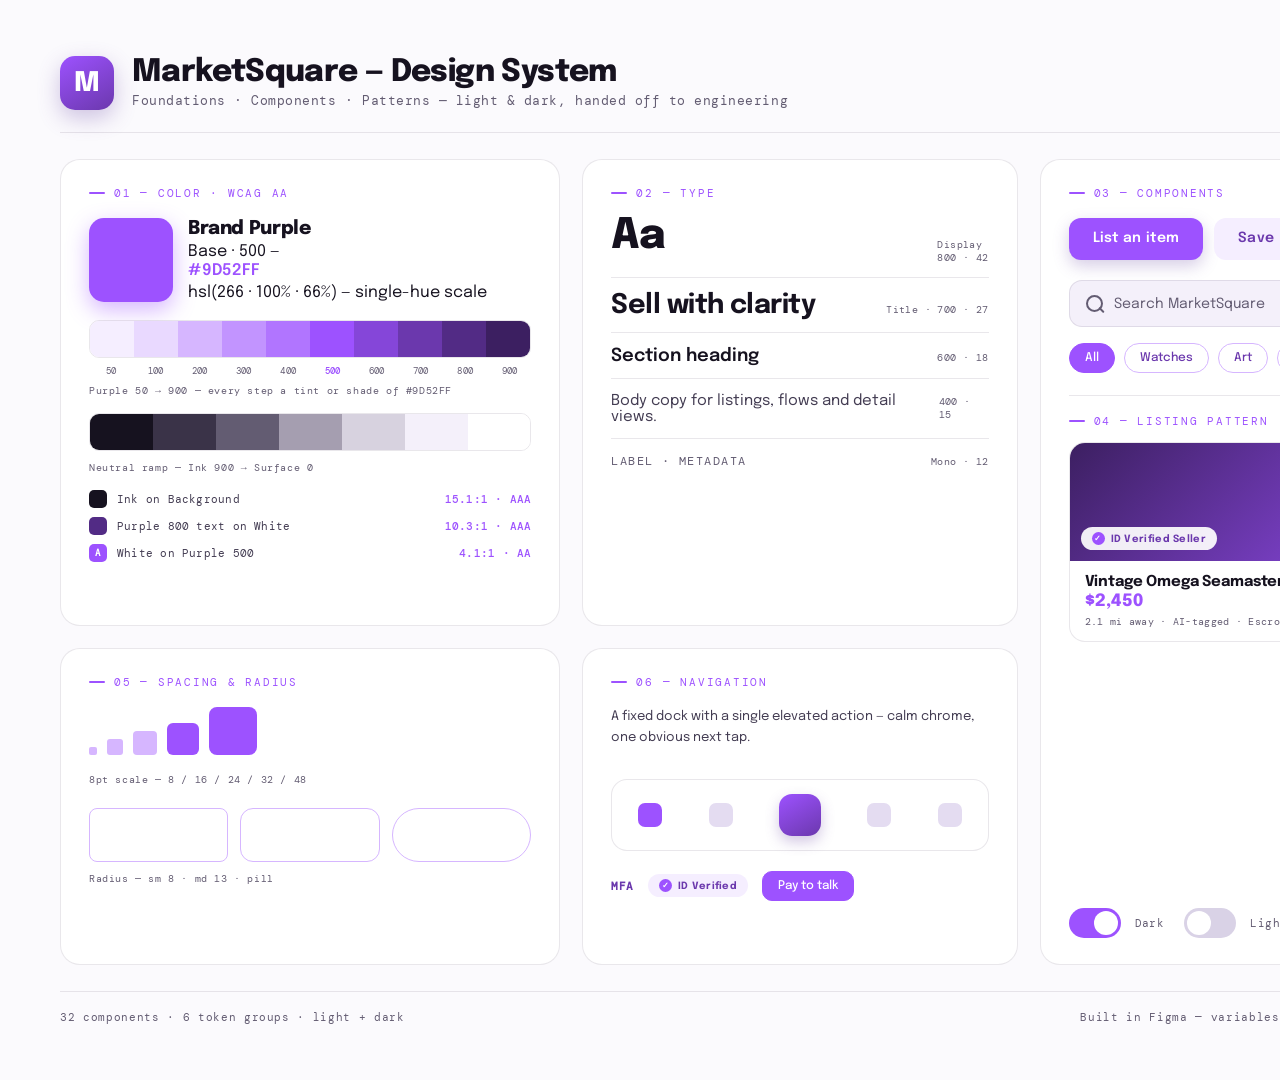
<file: assets/ms-design-system.html>
<!DOCTYPE html>
<html lang="en">
<head>
<meta charset="UTF-8"/>
<meta name="viewport" content="width=device-width, initial-scale=1"/>
<title>MarketSquare — Design System board</title>
<link rel="preconnect" href="https://fonts.googleapis.com"/>
<link rel="preconnect" href="https://fonts.gstatic.com" crossorigin/>
<link href="https://fonts.googleapis.com/css2?family=Epilogue:wght@300;400;500;600;700;800&family=DM+Mono:wght@400;500&display=swap" rel="stylesheet"/>
<style>
*{box-sizing:border-box;margin:0;padding:0;}
:root{
  --ink:#16121F; --body:#433C52; --muted:#635C72;
  --p:#9D52FF; --p-d:#6B38AD; --p-soft:#D6B6FF; --p-tint:#F5EEFF;
  --bg:#FBFAFD; --surf:#F4F0FA; --line:rgba(40,28,60,.10);
  --f:'Epilogue',sans-serif; --m:'DM Mono',monospace;
}
body{width:1600px;height:1080px;background:var(--bg);font-family:var(--f);color:var(--ink);padding:56px 60px;overflow:hidden;}
.board{width:100%;height:100%;display:flex;flex-direction:column;gap:26px;}

/* header */
.bh{display:flex;justify-content:space-between;align-items:flex-end;border-bottom:1px solid var(--line);padding-bottom:22px;}
.bh-l{display:flex;align-items:center;gap:18px;}
.logo{width:54px;height:54px;border-radius:15px;background:linear-gradient(150deg,var(--p),var(--p-d));display:flex;align-items:center;justify-content:center;color:#fff;font-weight:800;font-size:27px;letter-spacing:-.02em;box-shadow:0 8px 22px rgba(109,74,167,.32);}
.bh h1{font-size:31px;font-weight:800;letter-spacing:-.02em;}
.bh .sub{font-family:var(--m);font-size:13px;color:var(--muted);letter-spacing:.04em;margin-top:4px;}
.bh-r{font-family:var(--m);font-size:12px;letter-spacing:.16em;text-transform:uppercase;color:var(--p);text-align:right;line-height:1.7;}

.grid{flex:1;display:grid;grid-template-columns:1.15fr 1fr 1.15fr;grid-template-rows:auto auto;gap:22px;}
.panel{background:#fff;border:1px solid var(--line);border-radius:20px;padding:26px 28px;display:flex;flex-direction:column;}
.p-tag{font-family:var(--m);font-size:11px;letter-spacing:.16em;text-transform:uppercase;color:var(--p);margin-bottom:18px;display:flex;align-items:center;gap:9px;}
.p-tag::before{content:'';width:16px;height:2px;background:var(--p);border-radius:2px;}

/* color */
.sw-row{display:flex;gap:10px;margin-bottom:16px;}
.sw{flex:1;}
.sw .chip{height:62px;border-radius:11px;border:1px solid var(--line);}
.sw .nm{font-family:var(--m);font-size:10px;color:var(--muted);margin-top:8px;letter-spacing:.02em;}
.ramp{display:flex;height:38px;border-radius:10px;overflow:hidden;border:1px solid var(--line);}
.ramp div{flex:1;}
.ramp-lbl{font-family:var(--m);font-size:10px;color:var(--muted);margin-top:10px;letter-spacing:.06em;}
.scale-lbl{display:flex;margin-top:7px;}
.scale-lbl span{flex:1;text-align:center;font-family:var(--m);font-size:9px;color:var(--muted);letter-spacing:.02em;}
.scale-lbl span.on{color:var(--p);font-weight:500;}
.nm b{display:block;color:var(--p);font-weight:600;margin-top:2px;}
.checks{margin-top:16px;display:flex;flex-direction:column;gap:9px;}
.ck{display:flex;align-items:center;gap:10px;font-family:var(--m);font-size:11px;color:var(--body);letter-spacing:.02em;}
.ck b{margin-left:auto;color:var(--p);font-weight:500;}
.ck-dot{width:18px;height:18px;border-radius:5px;flex-shrink:0;display:flex;align-items:center;justify-content:center;font-size:9px;font-weight:800;}

/* type */
.ty{display:flex;flex-direction:column;gap:14px;}
.ty-row{display:flex;justify-content:space-between;align-items:baseline;border-bottom:1px solid var(--line);padding-bottom:13px;}
.ty-row:last-child{border-bottom:none;}
.ty-spec{font-family:var(--m);font-size:10px;color:var(--muted);letter-spacing:.04em;}
.d1{font-size:42px;font-weight:800;letter-spacing:-.025em;line-height:.9;}
.d2{font-size:27px;font-weight:700;letter-spacing:-.02em;}
.d3{font-size:18px;font-weight:600;}
.d4{font-size:15px;font-weight:400;color:var(--body);}
.d5{font-family:var(--m);font-size:12px;letter-spacing:.12em;text-transform:uppercase;color:var(--muted);}

/* components */
.btns{display:flex;flex-wrap:wrap;gap:11px;margin-bottom:20px;}
.btn{padding:13px 24px;border-radius:12px;font-size:14px;font-weight:600;letter-spacing:.01em;}
.btn.pri{background:var(--p);color:#fff;box-shadow:0 6px 16px rgba(109,74,167,.28);}
.btn.sec{background:var(--p-tint);color:var(--p-d);}
.btn.gho{background:transparent;color:var(--ink);border:1.5px solid var(--line);}
.field{display:flex;align-items:center;gap:11px;background:var(--surf);border:1px solid var(--line);border-radius:13px;padding:14px 16px;color:var(--muted);font-size:14px;margin-bottom:16px;}
.field .ic{width:17px;height:17px;border:2px solid var(--muted);border-radius:50%;position:relative;flex-shrink:0;}
.field .ic::after{content:'';position:absolute;width:7px;height:2px;background:var(--muted);transform:rotate(45deg);bottom:-1px;right:-4px;border-radius:2px;}
.chips{display:flex;gap:9px;flex-wrap:wrap;margin-bottom:18px;}
.chip2{padding:8px 15px;border-radius:100px;font-size:12px;font-weight:500;background:#fff;border:1px solid var(--p-soft);color:var(--p-d);}
.chip2.on{background:var(--p);color:#fff;border-color:var(--p);}
.tog-row{display:flex;align-items:center;gap:14px;margin-top:auto;}
.tog{width:52px;height:30px;border-radius:100px;background:var(--p);position:relative;}
.tog::after{content:'';position:absolute;top:3px;right:3px;width:24px;height:24px;border-radius:50%;background:#fff;}
.tog.off{background:#D9D2E6;}
.tog.off::after{left:3px;right:auto;}
.tog-lbl{font-family:var(--m);font-size:11px;color:var(--muted);letter-spacing:.04em;}

/* listing card pattern */
.lc{background:#fff;border:1px solid var(--line);border-radius:16px;overflow:hidden;width:100%;}
.lc-img{height:118px;background:linear-gradient(135deg,#3C1F61,#9D52FF);position:relative;}
.lc-fav{position:absolute;top:11px;right:11px;width:30px;height:30px;border-radius:50%;background:rgba(255,255,255,.92);display:flex;align-items:center;justify-content:center;color:var(--p);font-size:15px;}
.lc-verif{position:absolute;bottom:11px;left:11px;display:flex;align-items:center;gap:6px;background:rgba(255,255,255,.92);border-radius:100px;padding:5px 11px;font-size:10px;font-weight:700;color:var(--p-d);letter-spacing:.03em;}
.lc-verif .v{width:13px;height:13px;border-radius:50%;background:var(--p);color:#fff;display:flex;align-items:center;justify-content:center;font-size:8px;}
.lc-body{padding:13px 15px;}
.lc-t{font-size:15px;font-weight:700;letter-spacing:-.01em;}
.lc-p{font-size:17px;font-weight:800;color:var(--p);margin-top:3px;}
.lc-m{font-family:var(--m);font-size:10px;color:var(--muted);margin-top:5px;letter-spacing:.03em;}

/* dock */
.dock{display:flex;justify-content:space-between;align-items:center;background:#fff;border:1px solid var(--line);border-radius:16px;padding:14px 26px;margin-top:16px;}
.dk{width:24px;height:24px;border-radius:7px;background:#E4DCF1;}
.dk.act{background:var(--p);}
.dk.fab{width:42px;height:42px;border-radius:13px;background:linear-gradient(150deg,var(--p),var(--p-d));box-shadow:0 6px 14px rgba(109,74,167,.3);}

.span2{grid-column:span 1;}
.tall{grid-row:span 2;}
.foot{display:flex;justify-content:space-between;font-family:var(--m);font-size:11px;color:var(--muted);letter-spacing:.06em;border-top:1px solid var(--line);padding-top:18px;}
</style>
</head>
<body>
<div class="board">

  <header class="bh">
    <div class="bh-l">
      <div class="logo">M</div>
      <div>
        <h1>MarketSquare — Design System</h1>
        <div class="sub">Foundations · Components · Patterns — light &amp; dark, handed off to engineering</div>
      </div>
    </div>
    <div class="bh-r">Version 1.0<br>iOS · 8pt grid</div>
  </header>

  <div class="grid">

    <!-- COLOR -->
    <section class="panel">
      <div class="p-tag">01 — Color · WCAG AA</div>
      <div style="display:flex;align-items:center;gap:15px;margin-bottom:18px">
        <div style="width:84px;height:84px;border-radius:15px;background:#9D52FF;box-shadow:0 8px 22px rgba(157,82,255,.42);flex-shrink:0"></div>
        <div>
          <div style="font-size:19px;font-weight:800;letter-spacing:-.02em">Brand Purple</div>
          <div class="nm" style="margin-top:5px">Base · 500 — <b>#9D52FF</b></div>
          <div class="nm" style="margin-top:5px">hsl(266 · 100% · 66%) — single-hue scale</div>
        </div>
      </div>
      <div class="ramp">
        <div style="background:#F5EEFF"></div><div style="background:#E9D9FF"></div><div style="background:#D6B6FF"></div><div style="background:#C294FF"></div><div style="background:#B175FF"></div><div style="background:#9D52FF"></div><div style="background:#8546D9"></div><div style="background:#6B38AD"></div><div style="background:#522B85"></div><div style="background:#3C1F61"></div>
      </div>
      <div class="scale-lbl"><span>50</span><span>100</span><span>200</span><span>300</span><span>400</span><span class="on">500</span><span>600</span><span>700</span><span>800</span><span>900</span></div>
      <div class="ramp-lbl" style="margin-top:7px">Purple 50 → 900 — every step a tint or shade of #9D52FF</div>
      <div class="ramp" style="margin-top:16px">
        <div style="background:#16121F"></div><div style="background:#3A3348"></div><div style="background:#635C72"></div><div style="background:#A59EB0"></div><div style="background:#D7D2DF"></div><div style="background:#F4F0FA"></div><div style="background:#FFFFFF"></div>
      </div>
      <div class="ramp-lbl">Neutral ramp — Ink 900 → Surface 0</div>
      <div class="checks">
        <div class="ck"><span class="ck-dot" style="background:#16121F"></span>Ink on Background<b>15.1:1 · AAA</b></div>
        <div class="ck"><span class="ck-dot" style="background:#522B85"></span>Purple 800 text on White<b>10.3:1 · AAA</b></div>
        <div class="ck"><span class="ck-dot" style="background:#9D52FF;color:#fff">A</span>White on Purple 500<b>4.1:1 · AA</b></div>
      </div>
    </section>

    <!-- TYPE -->
    <section class="panel">
      <div class="p-tag">02 — Type</div>
      <div class="ty">
        <div class="ty-row"><div class="d1">Aa</div><div class="ty-spec">Display<br>800 · 42</div></div>
        <div class="ty-row"><div class="d2">Sell with clarity</div><div class="ty-spec">Title · 700 · 27</div></div>
        <div class="ty-row"><div class="d3">Section heading</div><div class="ty-spec">600 · 18</div></div>
        <div class="ty-row"><div class="d4">Body copy for listings, flows and detail views.</div><div class="ty-spec">400 · 15</div></div>
        <div class="ty-row"><div class="d5">Label · Metadata</div><div class="ty-spec">Mono · 12</div></div>
      </div>
    </section>

    <!-- COMPONENTS -->
    <section class="panel tall">
      <div class="p-tag">03 — Components</div>
      <div class="btns">
        <span class="btn pri">List an item</span>
        <span class="btn sec">Save</span>
        <span class="btn gho">Cancel</span>
      </div>
      <div class="field"><span class="ic"></span>Search MarketSquare</div>
      <div class="chips">
        <span class="chip2 on">All</span><span class="chip2">Watches</span><span class="chip2">Art</span><span class="chip2">Jewelry</span><span class="chip2">Sneakers</span>
      </div>
      <div style="height:1px;background:var(--line);margin:4px 0 18px"></div>
      <div class="p-tag" style="margin-bottom:14px">04 — Listing pattern</div>
      <div class="lc">
        <div class="lc-img"><div class="lc-fav">♥</div><div class="lc-verif"><span class="v">✓</span>ID Verified Seller</div></div>
        <div class="lc-body">
          <div class="lc-t">Vintage Omega Seamaster</div>
          <div class="lc-p">$2,450</div>
          <div class="lc-m">2.1 mi away · AI-tagged · Escrow</div>
        </div>
      </div>
      <div class="tog-row">
        <div class="tog"></div><span class="tog-lbl">Dark</span>
        <div class="tog off" style="margin-left:6px"></div><span class="tog-lbl">Light</span>
      </div>
    </section>

    <!-- TOKENS / SPACING -->
    <section class="panel">
      <div class="p-tag">05 — Spacing &amp; radius</div>
      <div style="display:flex;gap:10px;align-items:flex-end;margin-bottom:18px">
        <div style="width:8px;height:8px;background:var(--p-soft);border-radius:2px"></div>
        <div style="width:16px;height:16px;background:var(--p-soft);border-radius:3px"></div>
        <div style="width:24px;height:24px;background:var(--p-soft);border-radius:4px"></div>
        <div style="width:32px;height:32px;background:var(--p);border-radius:6px"></div>
        <div style="width:48px;height:48px;background:var(--p);border-radius:8px"></div>
      </div>
      <div class="ramp-lbl" style="margin-top:0">8pt scale — 8 / 16 / 24 / 32 / 48</div>
      <div style="display:flex;gap:12px;margin-top:22px">
        <div style="flex:1;height:54px;border:1.5px solid var(--p-soft);border-radius:8px"></div>
        <div style="flex:1;height:54px;border:1.5px solid var(--p-soft);border-radius:13px"></div>
        <div style="flex:1;height:54px;border:1.5px solid var(--p-soft);border-radius:100px"></div>
      </div>
      <div class="ramp-lbl">Radius — sm 8 · md 13 · pill</div>
    </section>

    <!-- NAV / DOCK -->
    <section class="panel">
      <div class="p-tag">06 — Navigation</div>
      <div style="font-size:13px;line-height:1.6;color:var(--body);margin-bottom:14px">A fixed dock with a single elevated action — calm chrome, one obvious next tap.</div>
      <div class="dock">
        <div class="dk act"></div><div class="dk"></div><div class="dk fab"></div><div class="dk"></div><div class="dk"></div>
      </div>
      <div class="tog-row" style="margin-top:20px">
        <span class="tog-lbl" style="color:var(--p-d);font-weight:600">MFA</span>
        <span class="lc-verif" style="position:static;background:var(--p-tint)"><span class="v">✓</span>ID Verified</span>
        <span class="chip2 on" style="border-radius:10px">Pay to talk</span>
      </div>
    </section>

  </div>

  <footer class="foot">
    <span>32 components · 6 token groups · light + dark</span>
    <span>Built in Figma — variables &amp; auto-layout · dev-ready handoff</span>
  </footer>

</div>
</body>
</html>
</file>
<file: assets/ds.css>
/* ============================================================
   KEITH BROOKS — DESIGN SYSTEM
   Shared foundation. Extracted from the portfolio homepage.
   Load order: Google Fonts <link>  →  ds.css  →  page <style>
   Fonts required: Bebas Neue, Epilogue (300–700 + italic), DM Mono
   ============================================================ */

:root{
  /* Motion */
  --ease-expo:  cubic-bezier(0.16,1,0.3,1);
  --ease-inout: cubic-bezier(0.4,0,0.2,1);

  /* Type families */
  --f-display: 'Bebas Neue', sans-serif;
  --f-body:    'Epilogue', sans-serif;
  --f-mono:    'DM Mono', monospace;

  /* Layout rhythm */
  --pad-x: 48px;
  --maxw: 1180px;
  --col:  860px;   /* reading column */
  --nav-h: 64px;
}

/* ---- THEME: LIGHT (default) ---- */
[data-theme="light"]{
  --bg:#F4F4F4; --bg2:#EBEBEB; --card:#F8F8F8;
  --ink:#0E0E0E; --body:#383838; --muted:#5C5C5C; --dim:#888888;
  --accent:#C02010; --accent-d:#E63020;
  --border:rgba(17,17,17,.09);
  --strip-bg:#EBEBEB; --strip-fg:#5C5C5C;
  --nav-bg0:rgba(244,244,244,0); --nav-bgs:rgba(244,244,244,.95);
  --cta-bg:#0E0E0E; --cta-fg:#F4F4F4;
  --dark-bg:#0E0E0E; --tt-track:#D0D0D0; --tt-knob:#F8F8F8; --tt-icon:#5C5C5C;
  --accent-sect-bg:#E63020;
}

/* ---- THEME: DARK ---- */
[data-theme="dark"]{
  --bg:#0E0E0E; --bg2:#1A1A1A; --card:#1A1A1A;
  --ink:#F0F0F0; --body:#ADADAD; --muted:#888888; --dim:#666666;
  --accent:#E63020; --accent-d:#E63020;
  --border:rgba(220,220,220,.1);
  --strip-bg:#1A1A1A; --strip-fg:#888888;
  --nav-bg0:rgba(14,14,14,0); --nav-bgs:rgba(14,14,14,.95);
  --cta-bg:#F0F0F0; --cta-fg:#0E0E0E;
  --dark-bg:#1A1A1A; --tt-track:#333333; --tt-knob:#0E0E0E; --tt-icon:#F0F0F0;
  --accent-sect-bg:#E63020;
}

/* ============================================================
   BASE
   ============================================================ */
*{box-sizing:border-box;margin:0;padding:0;}
html{scroll-behavior:auto;}
body{
  background:var(--bg);color:var(--ink);font-family:var(--f-body);
  overflow-x:hidden;cursor:none;
  transition:background .4s var(--ease-inout),color .4s var(--ease-inout);
  -webkit-font-smoothing:antialiased;
}
a{text-decoration:none;color:inherit;}
img{max-width:100%;display:block;}
::selection{background:var(--accent-d);color:#fff;}

/* GRAIN overlay */
body::before{
  content:'';position:fixed;inset:0;z-index:900;pointer-events:none;opacity:.35;
  background-image:url("data:image/svg+xml,%3Csvg viewBox='0 0 200 200' xmlns='http://www.w3.org/2000/svg'%3E%3Cfilter id='n'%3E%3CfeTurbulence type='fractalNoise' baseFrequency='.85' numOctaves='4' stitchTiles='stitch'/%3E%3C/filter%3E%3Crect width='100%25' height='100%25' filter='url(%23n)' opacity='.04'/%3E%3C/svg%3E");
}

/* CUSTOM CURSOR */
#_cur,#_ring{position:fixed;border-radius:50%;pointer-events:none;z-index:9999;transform:translate(-50%,-50%);will-change:transform;}
#_cur{width:8px;height:8px;background:var(--accent-d);transition:width .2s,height .2s,background .3s;}
#_ring{width:30px;height:30px;border:1.5px solid rgba(217,71,32,.4);z-index:9998;transition:width .3s var(--ease-expo),height .3s var(--ease-expo),border-color .3s;}
body.ch #_cur{width:14px;height:14px;}
body.ch #_ring{width:46px;height:46px;}
body.cta-zone #_cur{background:#fff;}
body.cta-zone #_ring{border-color:rgba(255,255,255,.5);}
@media (hover:none){#_cur,#_ring{display:none;} body{cursor:auto;}}

/* SCROLL PROGRESS */
#scroll-prog{position:fixed;top:0;left:0;height:2px;width:0%;background:var(--accent-d);z-index:9990;transition:width .1s linear;pointer-events:none;}

/* BACK TO TOP */
#back-top{position:fixed;bottom:32px;right:32px;z-index:700;width:48px;height:48px;border-radius:50%;background:var(--ink);color:var(--bg);border:none;cursor:none;display:flex;align-items:center;justify-content:center;font-size:18px;line-height:1;opacity:0;transform:translateY(12px);transition:opacity .35s var(--ease-expo),transform .35s var(--ease-expo),background .2s;pointer-events:none;box-shadow:0 4px 16px rgba(0,0,0,.18);}
#back-top.visible{opacity:1;transform:translateY(0);pointer-events:auto;}
#back-top:hover{background:var(--accent-d);}
:focus-visible{outline:2px solid var(--accent-d);outline-offset:3px;border-radius:4px;}

/* ============================================================
   NAV
   ============================================================ */
#nav{position:fixed;top:0;left:0;right:0;z-index:600;height:var(--nav-h);padding:0 var(--pad-x);display:flex;align-items:center;justify-content:space-between;background:var(--nav-bg0);border-bottom:1px solid transparent;transition:background .35s,border-color .35s;}
#nav.sc{background:var(--nav-bgs);backdrop-filter:blur(20px);-webkit-backdrop-filter:blur(20px);border-color:var(--border);}
.nav-logo{font-family:var(--f-display);font-size:22px;letter-spacing:.06em;color:var(--ink);cursor:none;transition:color .3s;}
.nav-logo span{color:var(--accent-d);}
.nav-links{display:flex;gap:28px;list-style:none;}
.nav-links a{font-family:var(--f-mono);font-size:11px;font-weight:500;letter-spacing:.1em;text-transform:uppercase;color:var(--muted);transition:color .2s,border-color .2s;cursor:none;padding:6px 2px;border-bottom:1px solid transparent;}
.nav-links a:hover,.nav-links a.active{color:var(--ink);border-color:var(--accent-d);}

.tt-wrap{display:flex;align-items:center;gap:18px;}
.tt-switch{position:relative;width:52px;height:28px;cursor:none;display:inline-flex;}
.tt-switch input{position:absolute;opacity:0;width:100%;height:100%;cursor:none;margin:0;}
.tt-track{position:absolute;inset:0;background:var(--tt-track);border-radius:100px;transition:background .3s;}
.tt-knob{position:absolute;top:3px;left:3px;width:22px;height:22px;border-radius:50%;background:var(--tt-knob);display:flex;align-items:center;justify-content:center;transition:transform .35s var(--ease-expo),background .3s;box-shadow:0 1px 4px rgba(0,0,0,.2);}
.tt-switch input:checked~.tt-knob{transform:translateX(24px);}
.tt-icon{position:absolute;width:13px;height:13px;transition:opacity .3s,transform .3s;}
.tt-sun{opacity:1;} .tt-moon{opacity:0;}
.tt-switch input:checked~.tt-knob .tt-sun{opacity:0;transform:rotate(90deg);}
.tt-switch input:checked~.tt-knob .tt-moon{opacity:1;transform:rotate(0deg);}
#nav-cta{font-family:var(--f-mono);font-size:11px;font-weight:600;letter-spacing:.1em;text-transform:uppercase;color:var(--cta-fg);background:var(--cta-bg);padding:11px 24px;border-radius:100px;cursor:none;transition:background .25s,color .25s,transform .25s;white-space:nowrap;}
#nav-cta:hover{background:var(--accent-d);color:#fff;transform:translateY(-1px);}

/* ============================================================
   SHARED TYPE PRIMITIVES
   ============================================================ */
.s-tag{display:flex;align-items:center;gap:10px;font-family:var(--f-mono);font-size:11px;font-weight:500;text-transform:uppercase;letter-spacing:.14em;color:var(--muted);margin-bottom:14px;}
.s-tag::before{content:'';width:16px;height:1px;background:var(--accent-d);flex-shrink:0;}
.s-title{font-family:var(--f-display);font-size:clamp(52px,7vw,96px);letter-spacing:.03em;line-height:.92;color:var(--ink);transition:color .4s;}
.s-title .dim{color:var(--dim);}
.s-title .hl{color:var(--accent-d);}

.eyebrow{font-family:var(--f-mono);font-size:11px;font-weight:500;letter-spacing:.14em;text-transform:uppercase;color:var(--muted);}

/* Buttons */
.btn{display:inline-flex;align-items:center;gap:9px;font-family:var(--f-mono);font-size:11px;font-weight:700;letter-spacing:.1em;text-transform:uppercase;padding:13px 26px;border-radius:100px;cursor:none;transition:background .25s,color .25s,transform .25s,box-shadow .25s;white-space:nowrap;}
.btn-dark{background:var(--cta-bg);color:var(--cta-fg);}
.btn-dark:hover{background:var(--accent-d);color:#fff;transform:translateY(-2px);}
.btn-ghost{background:transparent;color:var(--ink);border:1px solid var(--border);}
.btn-ghost:hover{border-color:var(--accent-d);color:var(--accent-d);transform:translateY(-2px);}
.btn-w{background:#0E0E0E;color:#F4F4F4;}
.btn-w:hover{background:#fff;color:#E63020;transform:translateY(-2px);}

/* ============================================================
   REVEAL
   ============================================================ */
.rv,.section-fade{opacity:0;transform:translateY(26px);transition:opacity .8s var(--ease-expo),transform .8s var(--ease-expo);}
.rv.vi,.rv.vis,.rv.in,.section-fade.vi,.section-fade.vis,.section-fade.in{opacity:1;transform:translateY(0);}
.rv.d1,.section-fade.d1{transition-delay:.08s;}
.rv.d2,.section-fade.d2{transition-delay:.16s;}
.rv.d3,.section-fade.d3{transition-delay:.24s;}
.rv.d4{transition-delay:.32s;}

@keyframes fup{from{opacity:0;transform:translateY(18px);}to{opacity:1;transform:translateY(0);}}

/* ============================================================
   FOOTER
   ============================================================ */
footer{padding:22px var(--pad-x);border-top:1px solid var(--border);display:flex;align-items:center;justify-content:space-between;gap:12px;flex-wrap:wrap;}
.f-copy{font-family:var(--f-mono);font-size:11px;font-weight:500;color:var(--muted);letter-spacing:.04em;}
.f-tag{font-family:var(--f-mono);font-size:11px;font-weight:500;color:var(--muted);letter-spacing:.14em;text-transform:uppercase;}

/* ============================================================
   REDUCED MOTION
   ============================================================ */
@media(prefers-reduced-motion:reduce){
  *,*::before,*::after{animation-duration:.01ms!important;animation-iteration-count:1!important;transition-duration:.01ms!important;}
  .rv,.section-fade{opacity:1!important;transform:none!important;}
}

@media(max-width:640px){
  :root{--pad-x:20px;}
  #nav{padding:0 20px;}
  .nav-links{display:none;}
  footer{flex-direction:column;gap:8px;text-align:center;}
}
</file>
